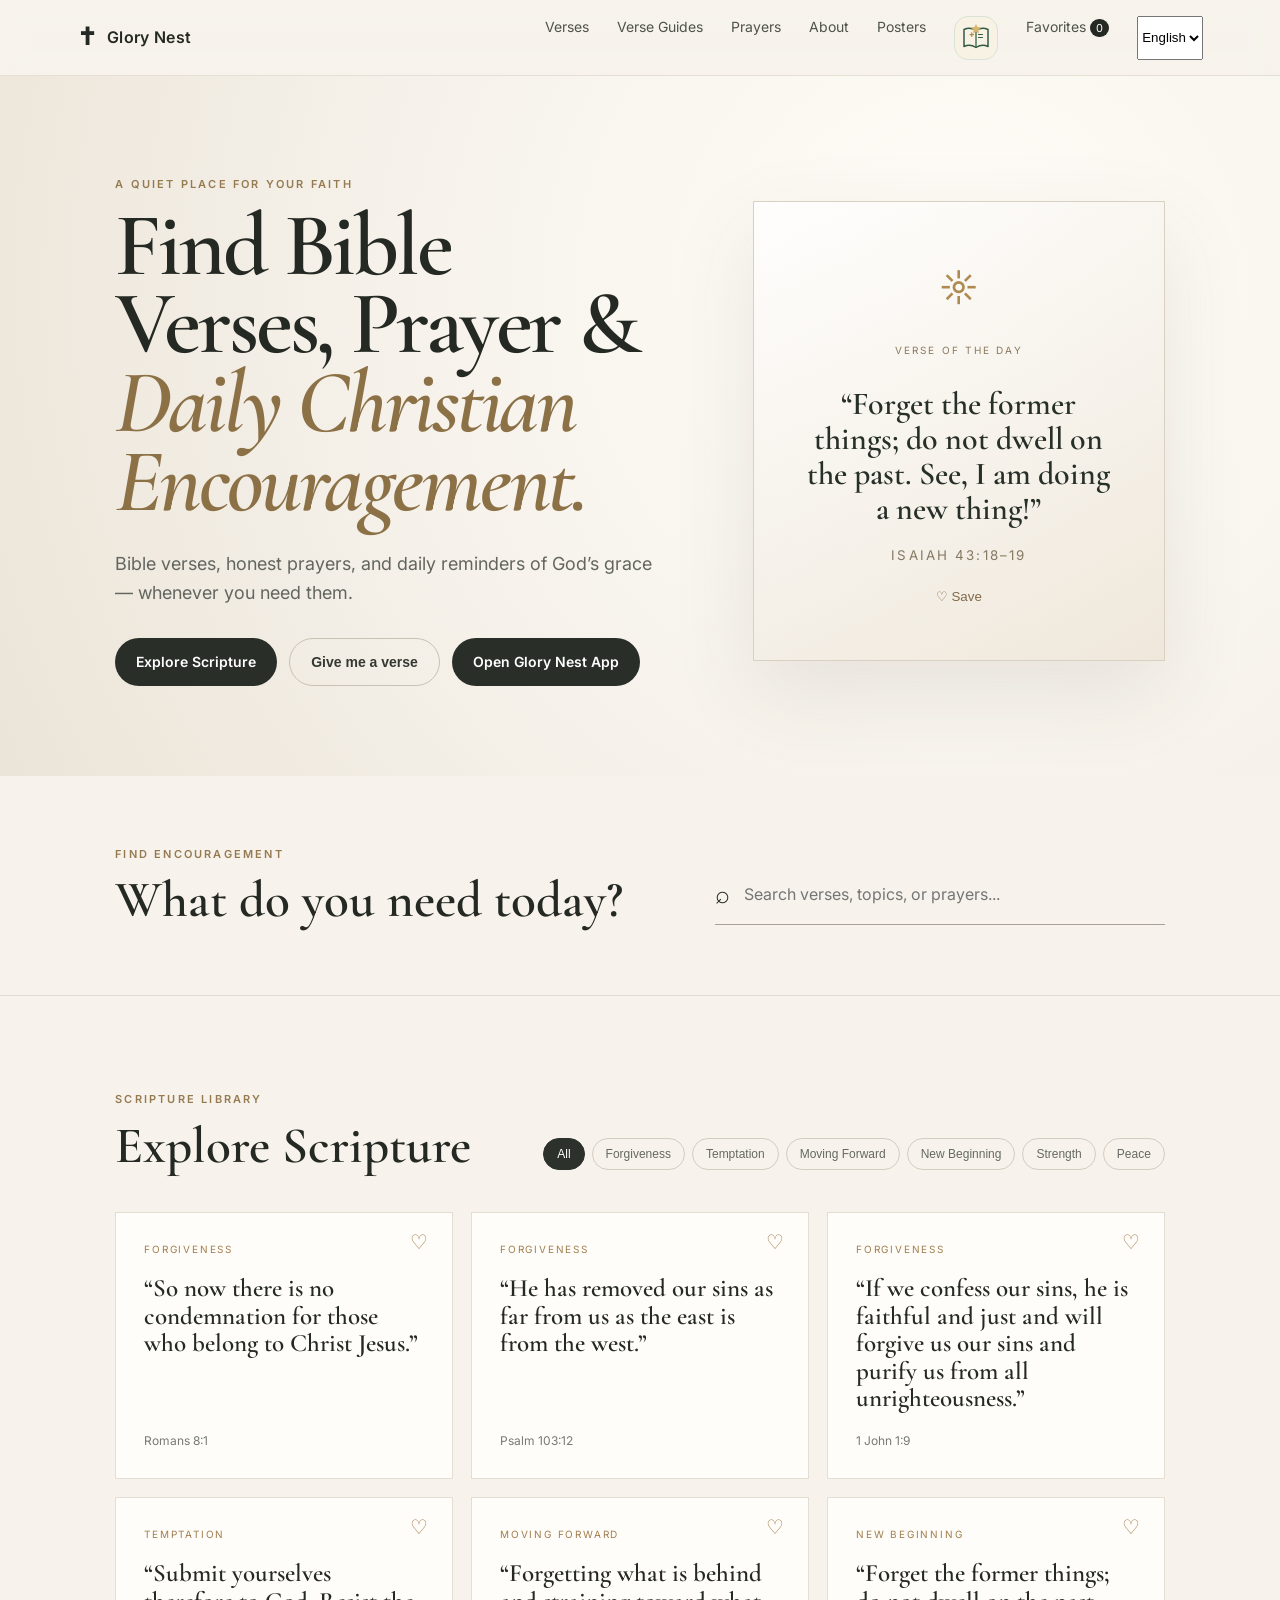
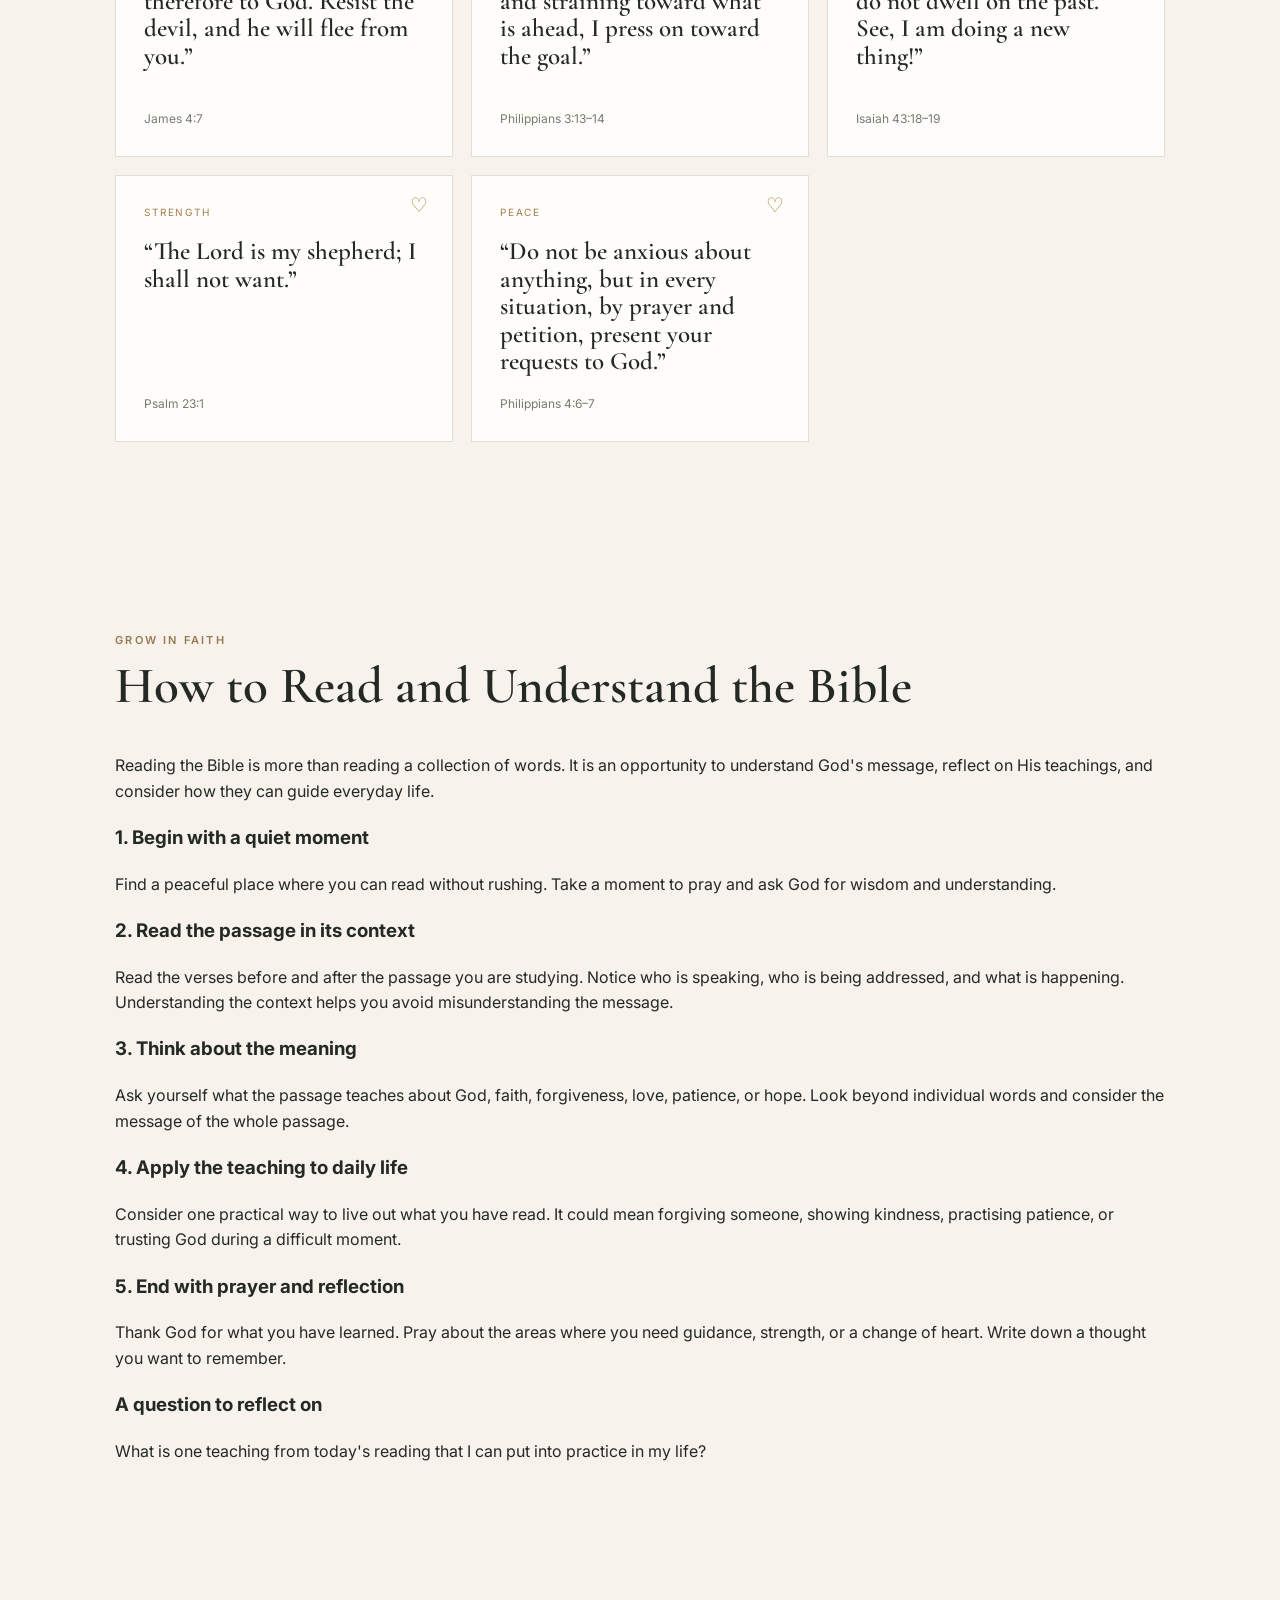
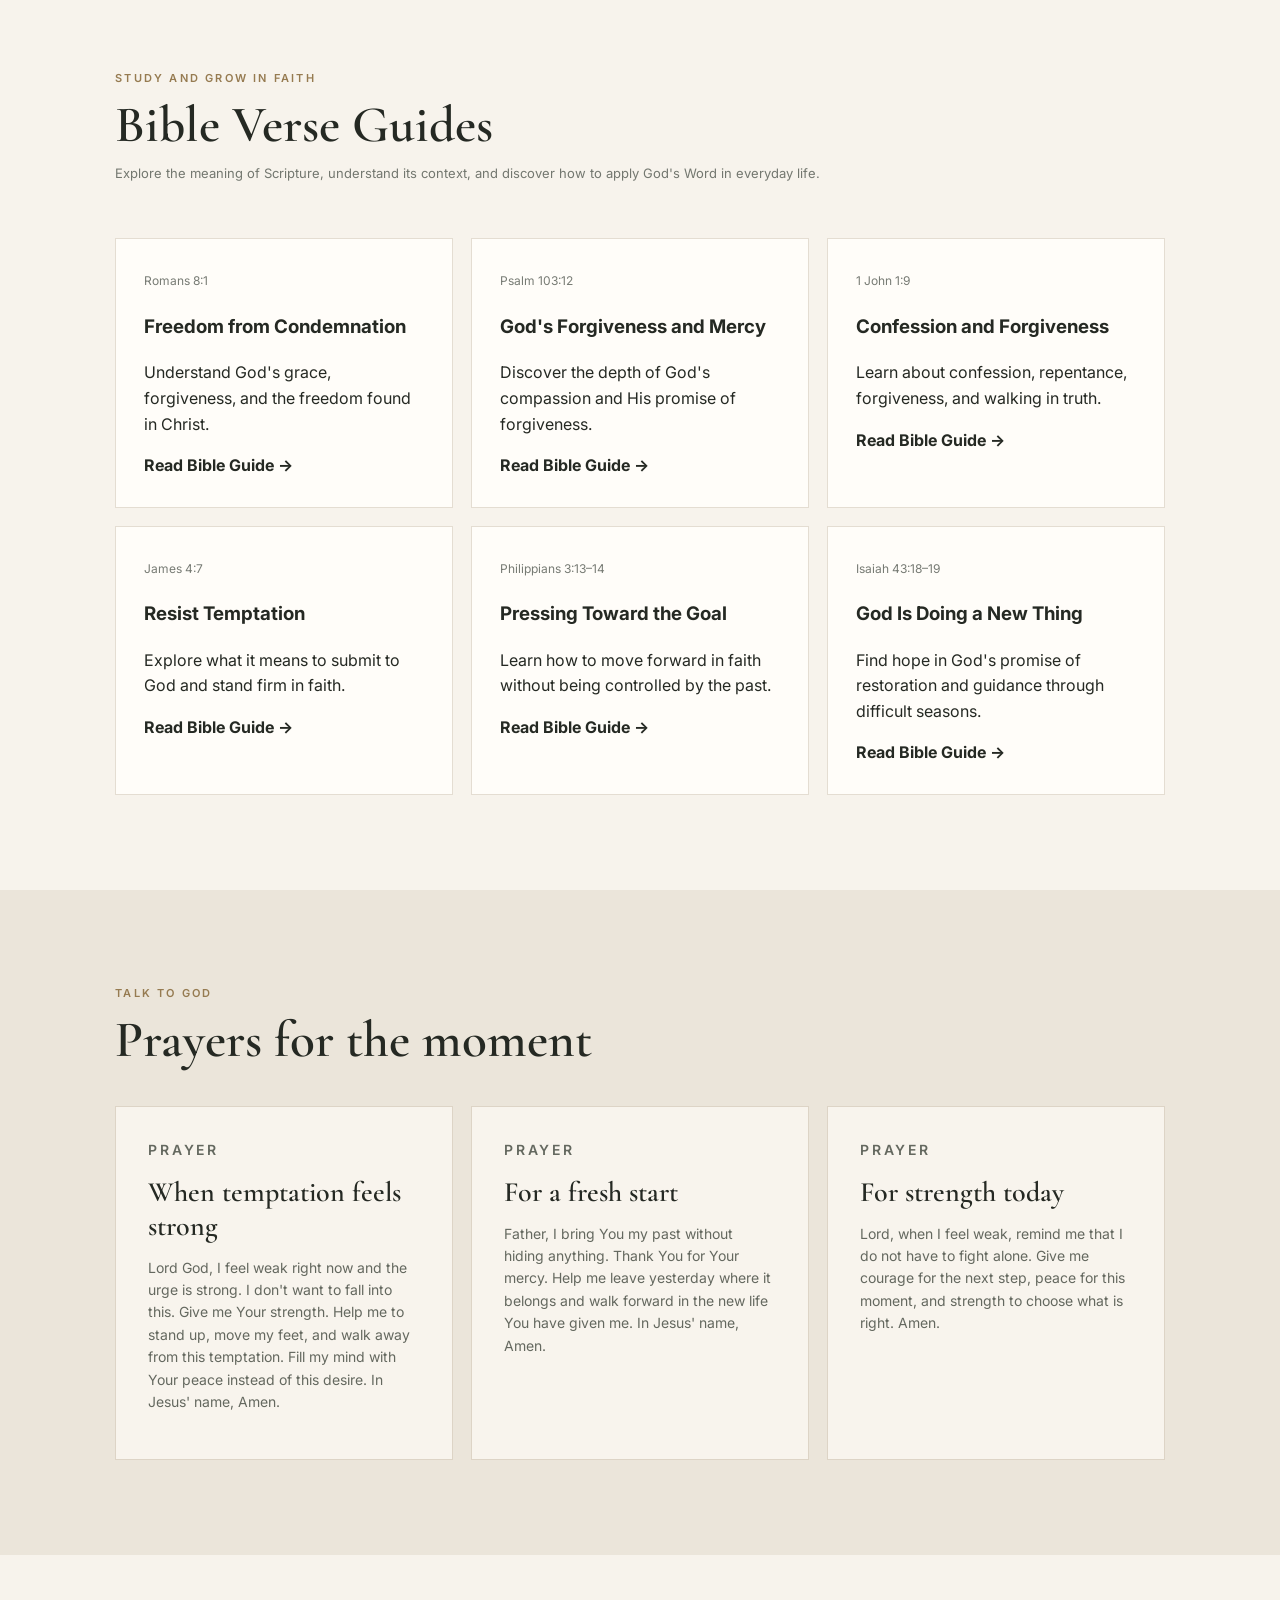
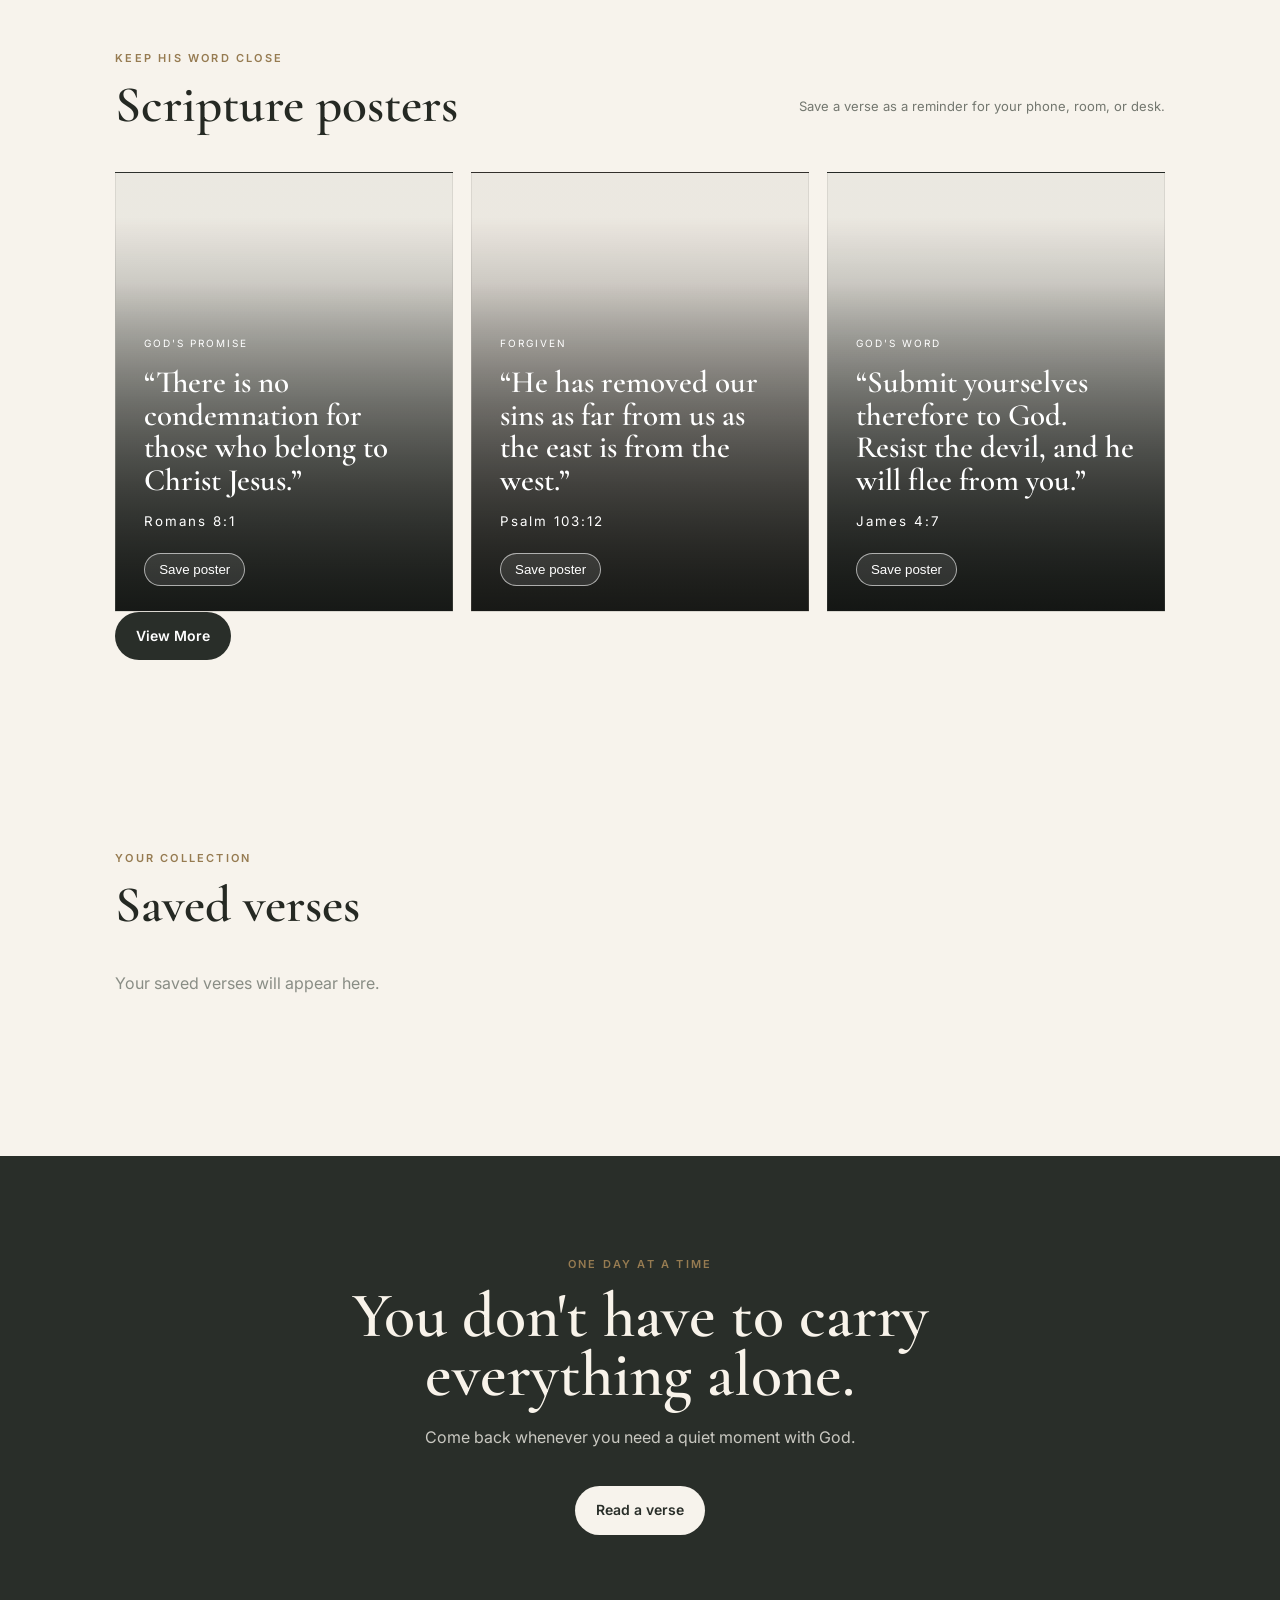
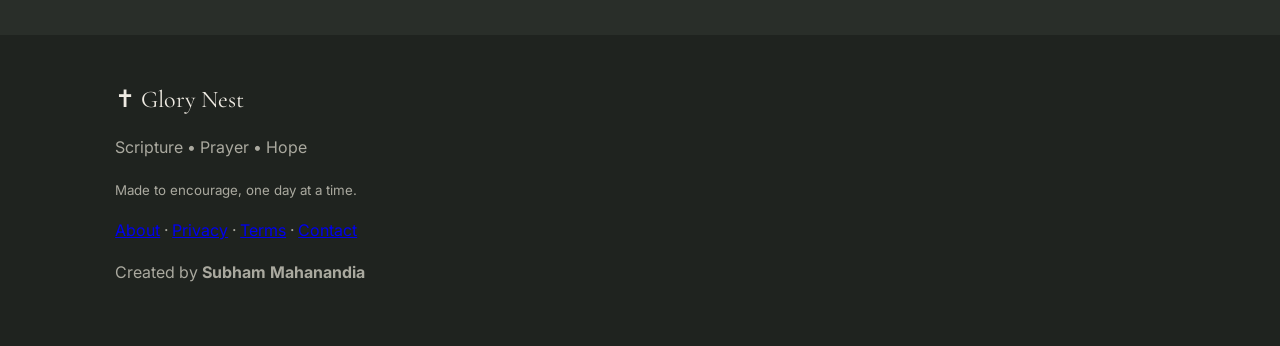
<file: index.html>
<!DOCTYPE html>
<html lang="en">
<head>
  <meta name="author" content="Subham Mahanandia">
  <meta name="google-site-verification" content="tt_rW6wA0YW_RPN4GR4y1IO1FEKpdUxapYdQqCAFaXA" />
<meta name="google-adsense-account" content="ca-pub-2144705989818094">
  <meta charset="UTF-8">
  <meta name="viewport" content="width=device-width, initial-scale=1.0">
  <meta name="description" content="Find Bible verses with meaning, heartfelt prayers, Christian encouragement, and scripture posters to inspire your daily walk with God.">
  <title>Glory Nest | Bible Verses, Prayers & Daily Devotionals</title>

  <link rel="preconnect" href="https://fonts.googleapis.com">
  <link rel="preconnect" href="https://fonts.gstatic.com" crossorigin>
  <link href="https://fonts.googleapis.com/css2?family=Cormorant+Garamond:wght@500;600;700&family=Inter:wght@400;500;600&display=swap" rel="stylesheet">
 <link rel="canonical" href="https://glorynest.website/" />

  <meta property="og:type" content="website">
  <meta property="og:title" content="Glory Nest | Bible Verses, Prayers & Daily Devotionals">
  <meta property="og:description" content="Find Bible verses with meaning, heartfelt prayers, Christian encouragement, and scripture posters to inspire your daily walk with God.">
  <meta property="og:site_name" content="Glory Nest">

  <meta name="theme-color" content="#292e29">
  <link rel="icon" href="glory-nest-favicon-512.jpg" type="image/jpeg">
  <link rel="manifest" href="site.webmanifest">
  <link rel="stylesheet" href="styles.css">

 
<script type="application/ld+json">
{
  "@context": "https://schema.org",
  "@graph": [
    {
      "@type": "Person",
      "@id": "https://glorynest.website/about.html#founder",
      "name": "Subham Mahanandia",
      "url": "https://glorynest.website/about.html",
      "jobTitle": "Founder and Creator of Glory Nest",
      "worksFor": {
        "@id": "https://glorynest.website/#organization"
      }
    },
    {
      "@type": "Organization",
      "@id": "https://glorynest.website/#organization",
      "name": "Glory Nest",
      "url": "https://glorynest.website/",
      "founder": {
        "@id": "https://glorynest.website/about.html#founder"
      }
    },
    {
      "@type": "WebSite",
      "@id": "https://glorynest.website/#website",
      "url": "https://glorynest.website/",
      "name": "Glory Nest",
      "publisher": {
        "@id": "https://glorynest.website/#organization"
      }
    }
  ]
}
</script>

</head>

<body>
<header class="site-header">
  <a class="brand" href="#home">
    <span class="brand-cross">✝</span>
    <span>Glory Nest</span>
  </a>

  <button class="menu-btn" aria-label="Open menu">☰</button>

 <nav>
<a href="#verses">Verses</a>
<a href="#verse-guides">Verse Guides</a>
<a href="#prayers">Prayers</a>
  <a href="about.html">About</a>
  <a href="#posters">Posters</a>

  <!-- Bible Journey icon -->
  <a href="bible-journey.html"
     class="bible-journey-icon"
     title="Bible Journey"
     aria-label="Bible Journey">

    <svg viewBox="0 0 64 64"
         xmlns="http://www.w3.org/2000/svg"
         aria-hidden="true">

      <path d="M8 15 Q20 9 32 17 Q44 9 56 15
               V49 Q44 43 32 51 Q20 43 8 49 Z"
            fill="#f8f2e5"
            stroke="#315b43"
            stroke-width="3"
            stroke-linejoin="round"/>

      <path d="M32 17 V51"
            stroke="#315b43"
            stroke-width="2.5"/>

      <path d="M20 25 H27 M23.5 21.5 V28.5"
            stroke="#b58a45"
            stroke-width="2.5"
            stroke-linecap="round"/>

      <path d="M37 25 H45 M37 31 H45"
            stroke="#315b43"
            stroke-width="2"
            stroke-linecap="round"/>

      <path d="M32 4 L35 10 L42 11 L37 16
               L38 23 L32 19 L26 23 L27 16
               L22 11 L29 10 Z"
            fill="#d9b56d"/>
    </svg>
  </a>

  <a href="#favorites">
    Favorites <span id="favCount">0</span>
  </a>

  <select id="languageSelect"
          class="language-toggle"
          aria-label="Choose language">
    <option value="en">English</option>
    <option value="hi">हिंदी</option>
    <option value="or">ଓଡ଼ିଆ</option>
  </select>
</nav>
</header>

<main id="home">
  <section class="hero">
    <div class="hero-copy">
      <p class="eyebrow">A quiet place for your faith</p>

      <h1>
        Find Bible Verses, Prayer &amp;<br>
        <em>Daily Christian Encouragement.</em>
      </h1>

      <p class="hero-text">
        Bible verses, honest prayers, and daily reminders of God’s grace — whenever you need them.
      </p>

      <div class="hero-actions">
        <a class="btn primary" href="#verses">Explore Scripture</a>

        <button class="btn ghost" id="randomBtn">
          Give me a verse
        </button>

        <a class="btn primary"
           href="https://black-math-ac35glorynest.subhammahanandia065.workers.dev/"
           target="_blank"
           rel="noopener noreferrer">
          Open Glory Nest App
        </a>
      </div>
    </div>

    <div class="hero-card">
      <span class="sun">☼</span>
      <p>VERSE OF THE DAY</p>
      <blockquote id="dailyVerse">“The Lord is my shepherd; I shall not want.”</blockquote>
      <small id="dailyRef">Psalm 23:1</small>
      <button class="heart-btn" data-id="daily">♡ Save</button>
    </div>
  </section>

  <section class="search-wrap">
    <div>
      <p class="eyebrow">Find encouragement</p>
      <h2>What do you need today?</h2>
    </div>

    <div class="search-box">
      <span>⌕</span>
      <input
        id="search"
        type="search"
        placeholder="Search verses, topics, or prayers..."
        autocomplete="off">
    </div>
  </section>

  <section class="section" id="verses">
    <div class="section-head">
      <div>
        <p class="eyebrow">Scripture library</p>
        <h2>Explore Scripture</h2>
      </div>

      <div class="filters" id="filters"></div>
    </div>

    <div class="verse-grid" id="verseGrid"></div>
  </section>

  <section class="section" id="scripture-guide">
    <div class="section-head">
      <div>
        <p class="eyebrow">Grow in faith</p>
        <h2>How to Read and Understand the Bible</h2>
      </div>
    </div>

    <div class="guide-content">
      <p>
        Reading the Bible is more than reading a collection of words.
        It is an opportunity to understand God's message, reflect on
        His teachings, and consider how they can guide everyday life.
      </p>

      <h3>1. Begin with a quiet moment</h3>
      <p>
        Find a peaceful place where you can read without rushing.
        Take a moment to pray and ask God for wisdom and understanding.
      </p>

      <h3>2. Read the passage in its context</h3>
      <p>
        Read the verses before and after the passage you are studying.
        Notice who is speaking, who is being addressed, and what is
        happening. Understanding the context helps you avoid
        misunderstanding the message.
      </p>

      <h3>3. Think about the meaning</h3>
      <p>
        Ask yourself what the passage teaches about God, faith,
        forgiveness, love, patience, or hope. Look beyond individual
        words and consider the message of the whole passage.
      </p>

      <h3>4. Apply the teaching to daily life</h3>
      <p>
        Consider one practical way to live out what you have read.
        It could mean forgiving someone, showing kindness, practising
        patience, or trusting God during a difficult moment.
      </p>

      <h3>5. End with prayer and reflection</h3>
      <p>
        Thank God for what you have learned. Pray about the areas
        where you need guidance, strength, or a change of heart.
        Write down a thought you want to remember.
      </p>

      <h3>A question to reflect on</h3>
      <p>
        What is one teaching from today's reading that I can put
        into practice in my life?
      </p>
    </div>
  </section>

<section class="section" id="verse-guides">
  <div class="section-head">
    <div>
      <p class="eyebrow">Study and grow in faith</p>
      <h2>Bible Verse Guides</h2>
      <p class="muted">
        Explore the meaning of Scripture, understand its context,
        and discover how to apply God's Word in everyday life.
      </p>
    </div>
  </div>

  <div class="verse-grid">

    <a class="verse-card" href="romans-8-1.html"
       style="display:block;color:inherit;text-decoration:none">
      <span class="ref">Romans 8:1</span>
      <h3>Freedom from Condemnation</h3>
      <p>Understand God's grace, forgiveness, and the freedom found in Christ.</p>
      <strong>Read Bible Guide →</strong>
    </a>

    <a class="verse-card" href="psalm-103-12.html"
       style="display:block;color:inherit;text-decoration:none">
      <span class="ref">Psalm 103:12</span>
      <h3>God's Forgiveness and Mercy</h3>
      <p>Discover the depth of God's compassion and His promise of forgiveness.</p>
      <strong>Read Bible Guide →</strong>
    </a>

    <a class="verse-card" href="1-john-1-9.html"
       style="display:block;color:inherit;text-decoration:none">
      <span class="ref">1 John 1:9</span>
      <h3>Confession and Forgiveness</h3>
      <p>Learn about confession, repentance, forgiveness, and walking in truth.</p>
      <strong>Read Bible Guide →</strong>
    </a>

    <a class="verse-card" href="james-4-7.html"
       style="display:block;color:inherit;text-decoration:none">
      <span class="ref">James 4:7</span>
      <h3>Resist Temptation</h3>
      <p>Explore what it means to submit to God and stand firm in faith.</p>
      <strong>Read Bible Guide →</strong>
    </a>

    <a class="verse-card" href="philippians-3-13-14.html"
       style="display:block;color:inherit;text-decoration:none">
      <span class="ref">Philippians 3:13–14</span>
      <h3>Pressing Toward the Goal</h3>
      <p>Learn how to move forward in faith without being controlled by the past.</p>
      <strong>Read Bible Guide →</strong>
    </a>

    <a class="verse-card" href="isaiah-43-18-19.html"
       style="display:block;color:inherit;text-decoration:none">
      <span class="ref">Isaiah 43:18–19</span>
      <h3>God Is Doing a New Thing</h3>
      <p>Find hope in God's promise of restoration and guidance through difficult seasons.</p>
      <strong>Read Bible Guide →</strong>
    </a>

  </div>
</section>
  <section class="section prayer-section" id="prayers">
    <div class="section-head">
      <div>
        <p class="eyebrow">Talk to God</p>
        <h2>Prayers for the moment</h2>
      </div>
    </div>

    <div class="prayer-grid" id="prayerGrid"></div>
  </section>

  <section class="section" id="posters">
    <div class="section-head">
      <div>
        <p class="eyebrow">Keep His Word close</p>
        <h2>Scripture posters</h2>
      </div>

      <p class="muted">
        Save a verse as a reminder for your phone, room, or desk.
      </p>
    </div>

 <div class="poster-grid">
      <article class="poster poster-1">
        <span>GOD'S PROMISE</span>
        <h3>“There is no condemnation for those who belong to Christ Jesus.”</h3>
        <small>Romans 8:1</small>
        <button class="download-poster" data-title="Romans 8:1">Save poster</button>
      </article>

      <article class="poster poster-2">
        <span>FORGIVEN</span>
        <h3>“He has removed our sins as far from us as the east is from the west.”</h3>
        <small>Psalm 103:12</small>
        <button class="download-poster" data-title="Psalm 103:12">Save poster</button>
      </article>

      <article class="poster poster-3">
        <span>GOD'S WORD</span>
        <h3>“Submit yourselves therefore to God. Resist the devil, and he will flee from you.”</h3>
        <small>James 4:7</small>
        <button class="download-poster" data-title="James 4:7">Save poster</button>
      </article>
    </div>

    <div class="poster-gallery-link">
      <a class="btn primary" href="posters.html">
        View More
      </a>
    </div>
  </section>

  <section class="section favorites" id="favorites">
    <div class="section-head">
      <div>
        <p class="eyebrow">Your collection</p>
        <h2>Saved verses</h2>
      </div>
    </div>

    <div id="favoritesList" class="favorites-list">
      <p class="empty">Your saved verses will appear here.</p>
    </div>
  </section>

  <section class="cta">
    <p class="eyebrow">One day at a time</p>
    <h2>You don't have to carry everything alone.</h2>
    <p>Come back whenever you need a quiet moment with God.</p>
    <a class="btn light" href="#verses">Read a verse</a>
  </section>
</main>

<footer>
  <div class="footer-brand">
    <span class="brand-cross">✝</span> Glory Nest
  </div>

  <p>Scripture • Prayer • Hope</p>
  <small>Made to encourage, one day at a time.</small>

  <p>
    <a href="about.html">About</a> ·
    <a href="privacy.html">Privacy</a> ·
    <a href="terms.html">Terms</a> ·
    <a href="contact.html">Contact</a>
  </p>

  <p class="creator-credit">
    Created by <strong>Subham Mahanandia</strong>
  </p>
</footer>

<div class="toast" id="toast"></div>
<script src="script.js"></script>
</body>
</html>
</file>
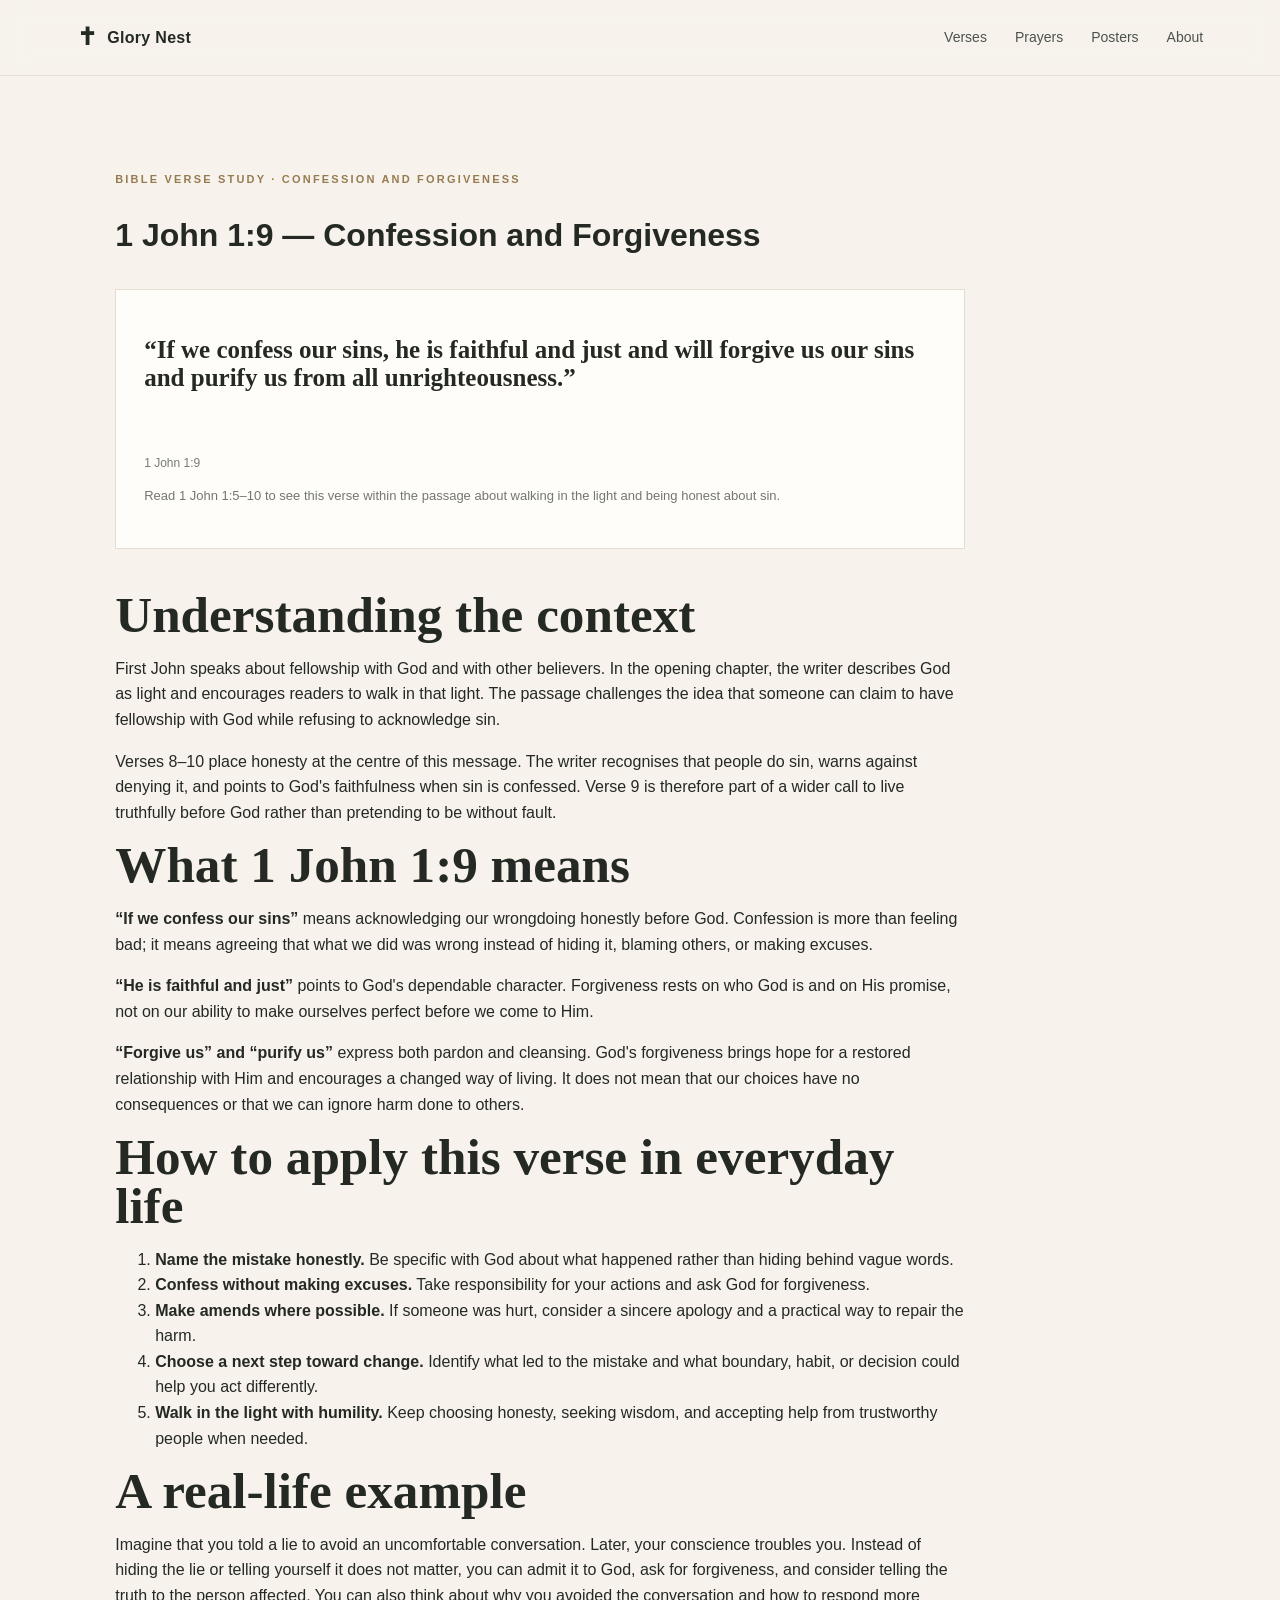
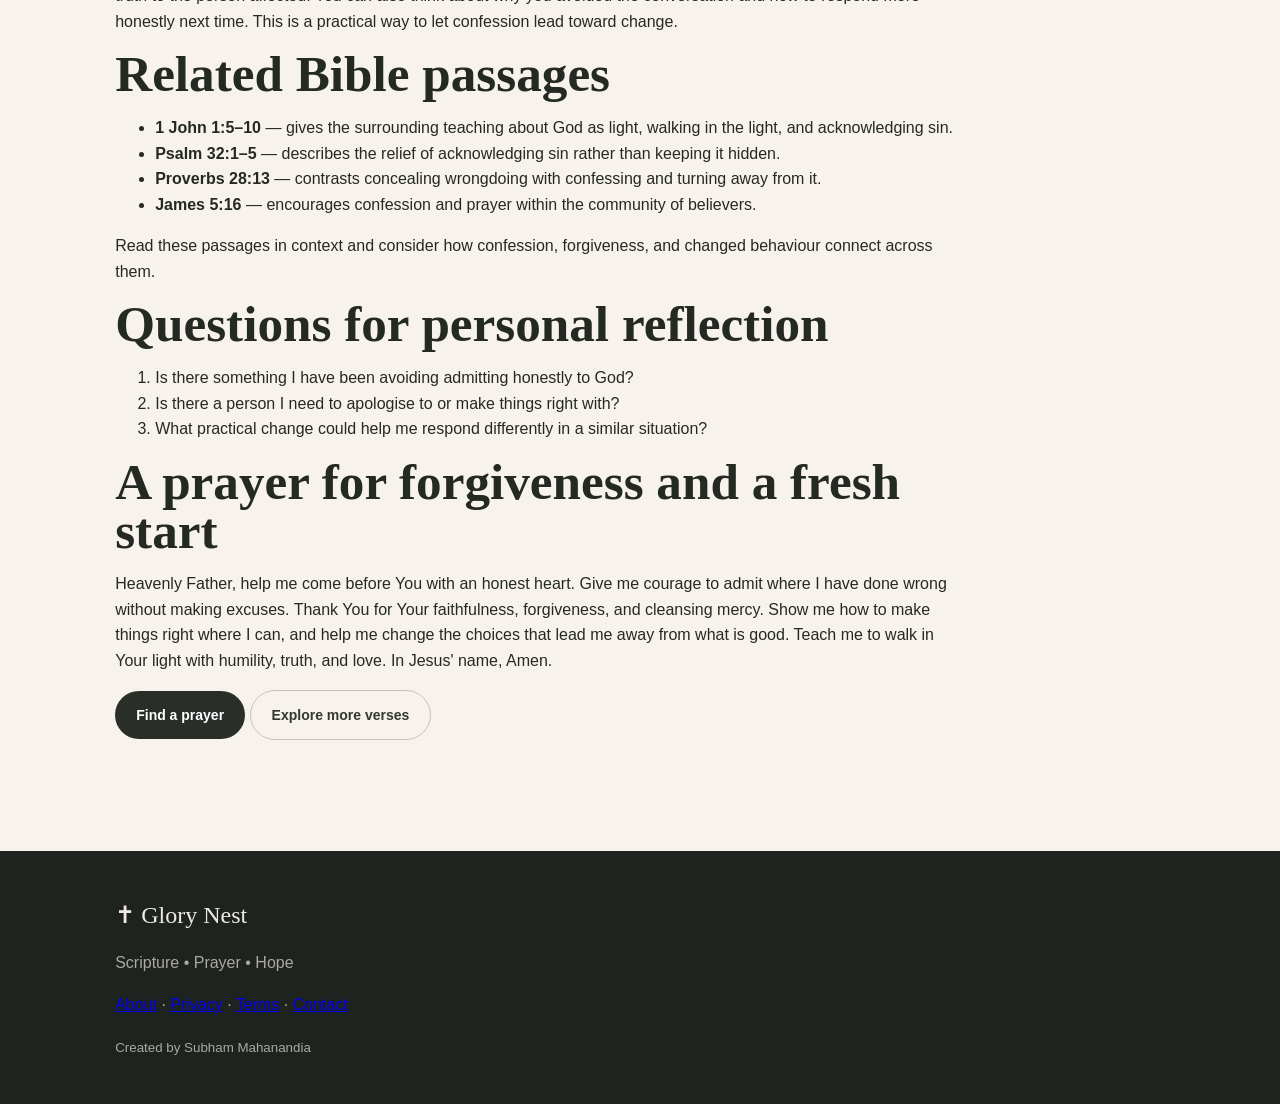
<file: 1-john-1-9.html>
<!doctype html>
<html lang="en">
<head>
  <meta charset="utf-8">
  <meta name="viewport" content="width=device-width, initial-scale=1">
  <meta name="author" content="Subham Mahanandia">
  <title>1 John 1:9 — Confession and Forgiveness | Glory Nest</title>
  <meta name="description" content="Study 1 John 1:9 through its biblical context, the meaning of confession, practical steps, related Scriptures, reflection questions, and prayer.">
  <link rel="canonical" href="https://glorynest.website/1-john-1-9.html">
  <link rel="stylesheet" href="styles.css">
</head>
<body>
  <header class="site-header">
    <a class="brand" href="index.html">
      <span class="brand-cross">✝</span>
      <span>Glory Nest</span>
    </a>
    <nav aria-label="Main navigation">
      <a href="index.html#verses">Verses</a>
      <a href="index.html#prayers">Prayers</a>
      <a href="posters.html">Posters</a>
      <a href="about.html">About</a>
    </nav>
  </header>

  <main class="section">
    <p class="eyebrow">Bible verse study · Confession and forgiveness</p>
    <h1>1 John 1:9 — Confession and Forgiveness</h1>

    <article class="verse-card" style="margin-top: 28px; max-width: 850px;">
      <blockquote>“If we confess our sins, he is faithful and just and will forgive us our sins and purify us from all unrighteousness.”</blockquote>
      <span class="ref">1 John 1:9</span>
      <p class="muted">Read 1 John 1:5–10 to see this verse within the passage about walking in the light and being honest about sin.</p>
    </article>

    <section style="max-width: 850px; margin-top: 42px;">
      <h2>Understanding the context</h2>
      <p>First John speaks about fellowship with God and with other believers. In the opening chapter, the writer describes God as light and encourages readers to walk in that light. The passage challenges the idea that someone can claim to have fellowship with God while refusing to acknowledge sin.</p>
      <p>Verses 8–10 place honesty at the centre of this message. The writer recognises that people do sin, warns against denying it, and points to God's faithfulness when sin is confessed. Verse 9 is therefore part of a wider call to live truthfully before God rather than pretending to be without fault.</p>

      <h2>What 1 John 1:9 means</h2>
      <p><strong>“If we confess our sins”</strong> means acknowledging our wrongdoing honestly before God. Confession is more than feeling bad; it means agreeing that what we did was wrong instead of hiding it, blaming others, or making excuses.</p>
      <p><strong>“He is faithful and just”</strong> points to God's dependable character. Forgiveness rests on who God is and on His promise, not on our ability to make ourselves perfect before we come to Him.</p>
      <p><strong>“Forgive us” and “purify us”</strong> express both pardon and cleansing. God's forgiveness brings hope for a restored relationship with Him and encourages a changed way of living. It does not mean that our choices have no consequences or that we can ignore harm done to others.</p>

      <h2>How to apply this verse in everyday life</h2>
      <ol>
        <li><strong>Name the mistake honestly.</strong> Be specific with God about what happened rather than hiding behind vague words.</li>
        <li><strong>Confess without making excuses.</strong> Take responsibility for your actions and ask God for forgiveness.</li>
        <li><strong>Make amends where possible.</strong> If someone was hurt, consider a sincere apology and a practical way to repair the harm.</li>
        <li><strong>Choose a next step toward change.</strong> Identify what led to the mistake and what boundary, habit, or decision could help you act differently.</li>
        <li><strong>Walk in the light with humility.</strong> Keep choosing honesty, seeking wisdom, and accepting help from trustworthy people when needed.</li>
      </ol>

      <h2>A real-life example</h2>
      <p>Imagine that you told a lie to avoid an uncomfortable conversation. Later, your conscience troubles you. Instead of hiding the lie or telling yourself it does not matter, you can admit it to God, ask for forgiveness, and consider telling the truth to the person affected. You can also think about why you avoided the conversation and how to respond more honestly next time. This is a practical way to let confession lead toward change.</p>

      <h2>Related Bible passages</h2>
      <ul>
        <li><strong>1 John 1:5–10</strong> — gives the surrounding teaching about God as light, walking in the light, and acknowledging sin.</li>
        <li><strong>Psalm 32:1–5</strong> — describes the relief of acknowledging sin rather than keeping it hidden.</li>
        <li><strong>Proverbs 28:13</strong> — contrasts concealing wrongdoing with confessing and turning away from it.</li>
        <li><strong>James 5:16</strong> — encourages confession and prayer within the community of believers.</li>
      </ul>
      <p>Read these passages in context and consider how confession, forgiveness, and changed behaviour connect across them.</p>

      <h2>Questions for personal reflection</h2>
      <ol>
        <li>Is there something I have been avoiding admitting honestly to God?</li>
        <li>Is there a person I need to apologise to or make things right with?</li>
        <li>What practical change could help me respond differently in a similar situation?</li>
      </ol>

      <h2>A prayer for forgiveness and a fresh start</h2>
      <p>Heavenly Father, help me come before You with an honest heart. Give me courage to admit where I have done wrong without making excuses. Thank You for Your faithfulness, forgiveness, and cleansing mercy. Show me how to make things right where I can, and help me change the choices that lead me away from what is good. Teach me to walk in Your light with humility, truth, and love. In Jesus' name, Amen.</p>

      <p><a class="btn primary" href="index.html#prayers">Find a prayer</a>
         <a class="btn ghost" href="index.html#verses">Explore more verses</a></p>
    </section>
  </main>

  <footer>
    <div class="footer-brand"><span class="brand-cross">✝</span> Glory Nest</div>
    <p>Scripture • Prayer • Hope</p>
    <p><a href="about.html">About</a> · <a href="privacy.html">Privacy</a> · <a href="terms.html">Terms</a> · <a href="contact.html">Contact</a></p>
    <small>Created by Subham Mahanandia</small>
  </footer>
</body>
</html>
</file>
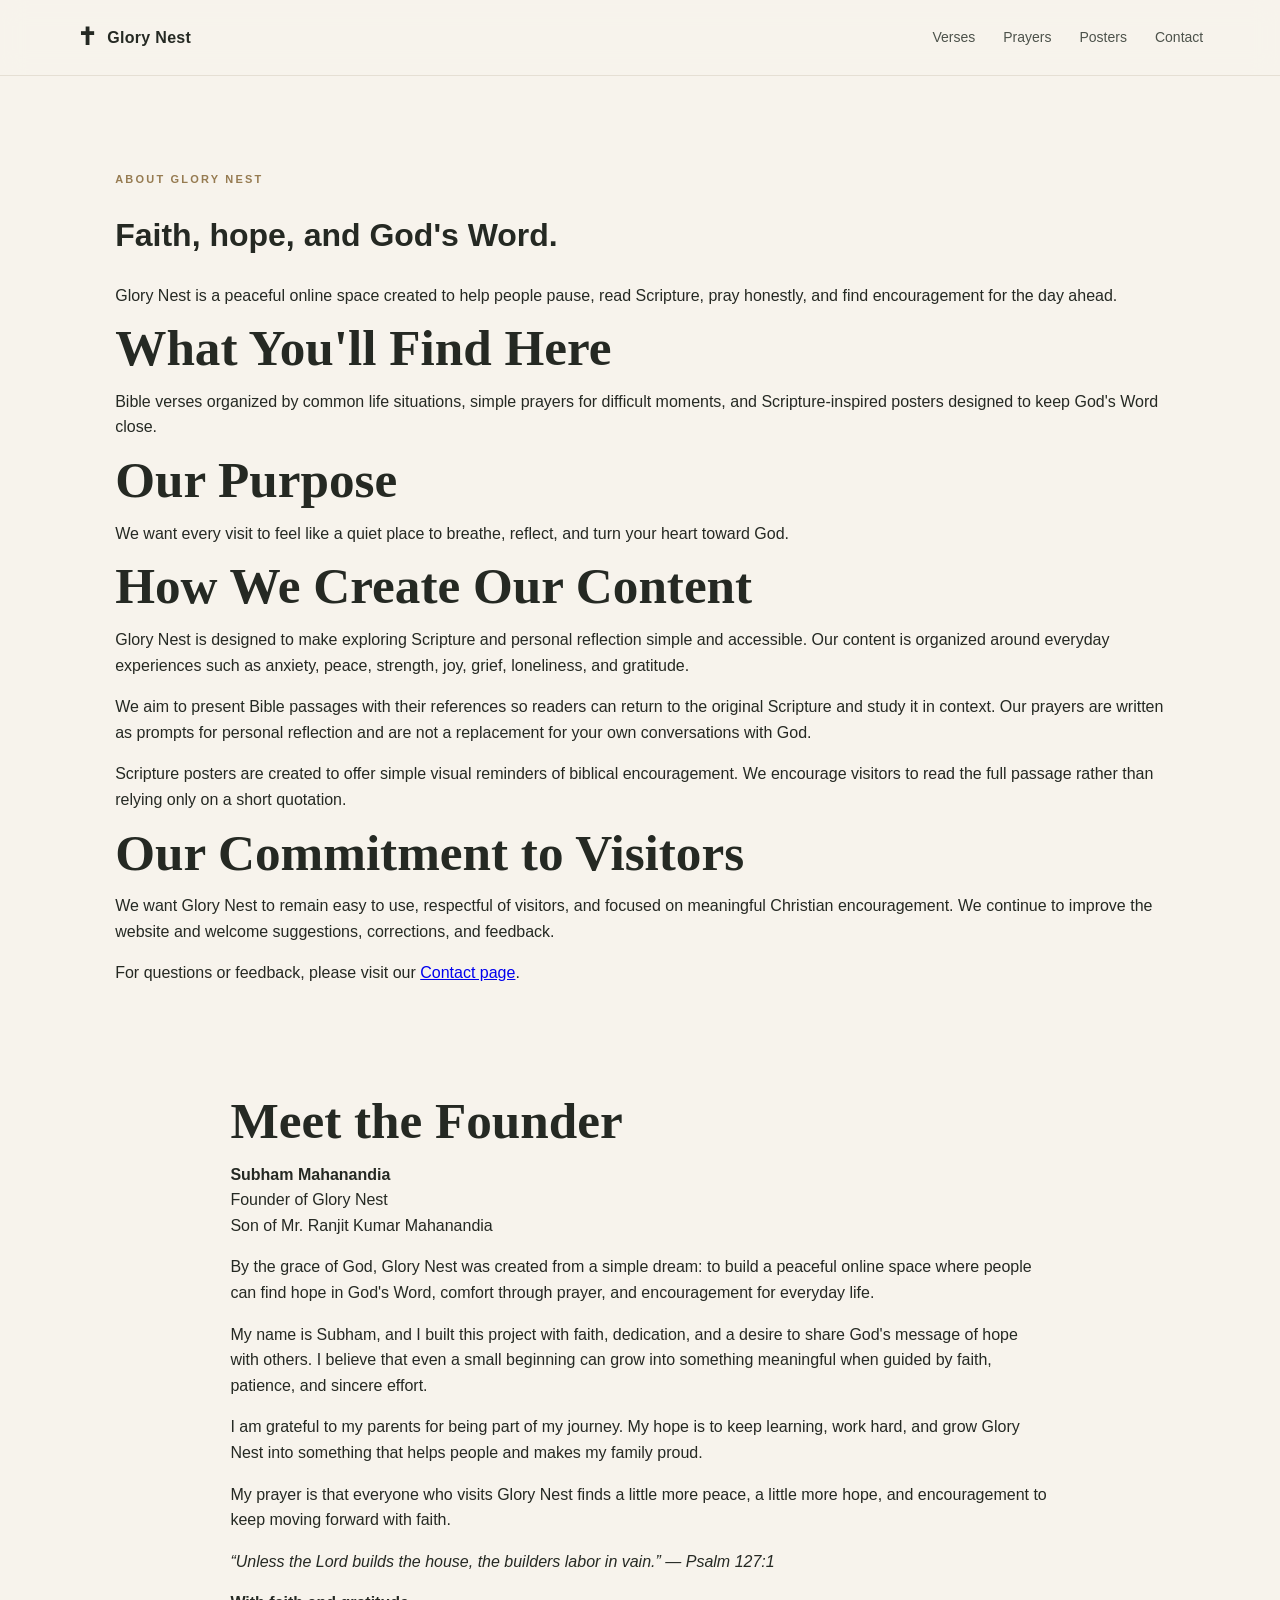
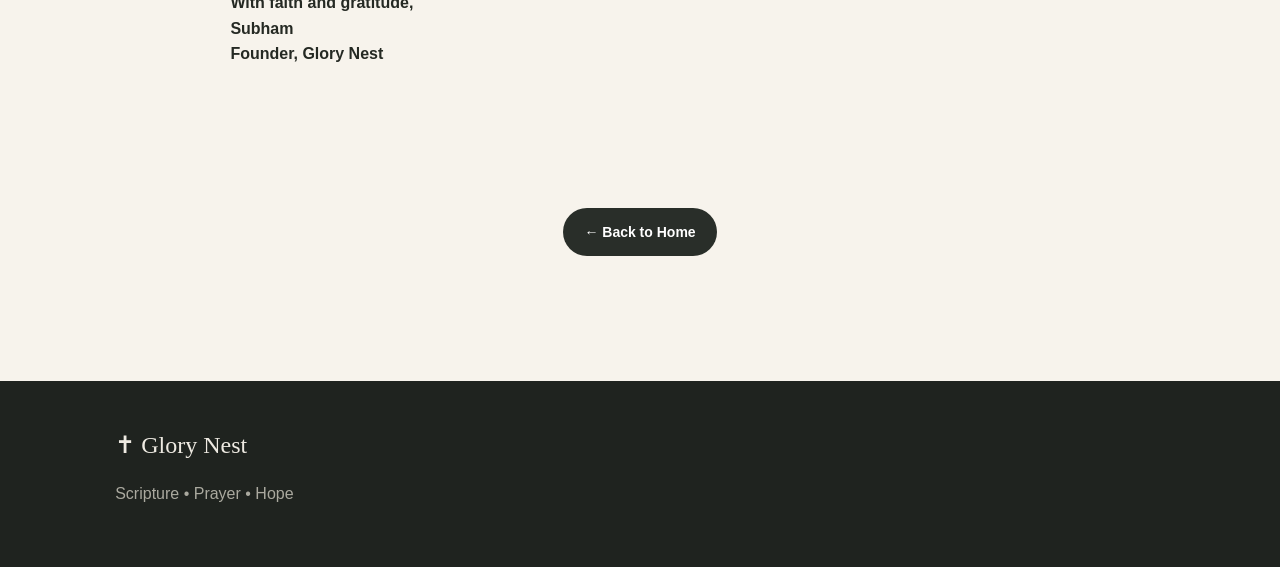
<file: about.html>
<!doctype html>
<html lang="en">
<head>
  <meta charset="utf-8">
  <meta name="viewport" content="width=device-width, initial-scale=1">
  <meta name="author" content="Subham Mahanandia">
  <title>About Glory Nest — Bible, Prayer &amp; Hope</title>
  <meta name="description" content="Learn about Glory Nest, a Christian resource for Scripture, prayer, hope, and encouragement.">
  <link rel="canonical" href="https://glorynest.website/about.html">
  <link rel="stylesheet" href="styles.css">
</head>
<body>
  <header class="site-header">
    <a class="brand" href="index.html">
      <span class="brand-cross">✝</span>
      <span>Glory Nest</span>
    </a>
    <nav>
      <a href="index.html#verses">Verses</a>
      <a href="index.html#prayers">Prayers</a>
      <a href="index.html#posters">Posters</a>
      <a href="contact.html">Contact</a>
    </nav>
  </header>

  <main class="section">
    <p class="eyebrow">About Glory Nest</p>
    <h1>Faith, hope, and God's Word.</h1>
    <p>Glory Nest is a peaceful online space created to help people pause, read Scripture, pray honestly, and find encouragement for the day ahead.</p>

    <h2>What You'll Find Here</h2>
    <p>Bible verses organized by common life situations, simple prayers for difficult moments, and Scripture-inspired posters designed to keep God's Word close.</p>

    <h2>Our Purpose</h2>
    <p>We want every visit to feel like a quiet place to breathe, reflect, and turn your heart toward God.</p>

    <h2>How We Create Our Content</h2>
    <p>Glory Nest is designed to make exploring Scripture and personal reflection simple and accessible. Our content is organized around everyday experiences such as anxiety, peace, strength, joy, grief, loneliness, and gratitude.</p>

    <p>We aim to present Bible passages with their references so readers can return to the original Scripture and study it in context. Our prayers are written as prompts for personal reflection and are not a replacement for your own conversations with God.</p>

    <p>Scripture posters are created to offer simple visual reminders of biblical encouragement. We encourage visitors to read the full passage rather than relying only on a short quotation.</p>

    <h2>Our Commitment to Visitors</h2>
    <p>We want Glory Nest to remain easy to use, respectful of visitors, and focused on meaningful Christian encouragement. We continue to improve the website and welcome suggestions, corrections, and feedback.</p>

    <p>For questions or feedback, please visit our <a href="contact.html">Contact page</a>.</p>

    <section class="section">
      <h2>Meet the Founder</h2>

      <p><strong>Subham Mahanandia</strong><br>
      Founder of Glory Nest<br>
      Son of Mr. Ranjit Kumar Mahanandia</p>

      <p>By the grace of God, Glory Nest was created from a simple dream: to build a peaceful online space where people can find hope in God's Word, comfort through prayer, and encouragement for everyday life.</p>

      <p>My name is Subham, and I built this project with faith, dedication, and a desire to share God's message of hope with others. I believe that even a small beginning can grow into something meaningful when guided by faith, patience, and sincere effort.</p>

      <p>I am grateful to my parents for being part of my journey. My hope is to keep learning, work hard, and grow Glory Nest into something that helps people and makes my family proud.</p>

      <p>My prayer is that everyone who visits Glory Nest finds a little more peace, a little more hope, and encouragement to keep moving forward with faith.</p>

      <p><em>“Unless the Lord builds the house, the builders labor in vain.” — Psalm 127:1</em></p>

      <p><strong>With faith and gratitude,<br>
      Subham<br>
      Founder, Glory Nest</strong></p>
    </section>

    <div style="text-align: center; margin: 30px 0;">
      <a href="index.html" class="btn primary">← Back to Home</a>
    </div>
  </main>

  <footer>
    <div class="footer-brand">✝ Glory Nest</div>
    <p>Scripture • Prayer • Hope</p>
  </footer>
</body>
</html>
</file>
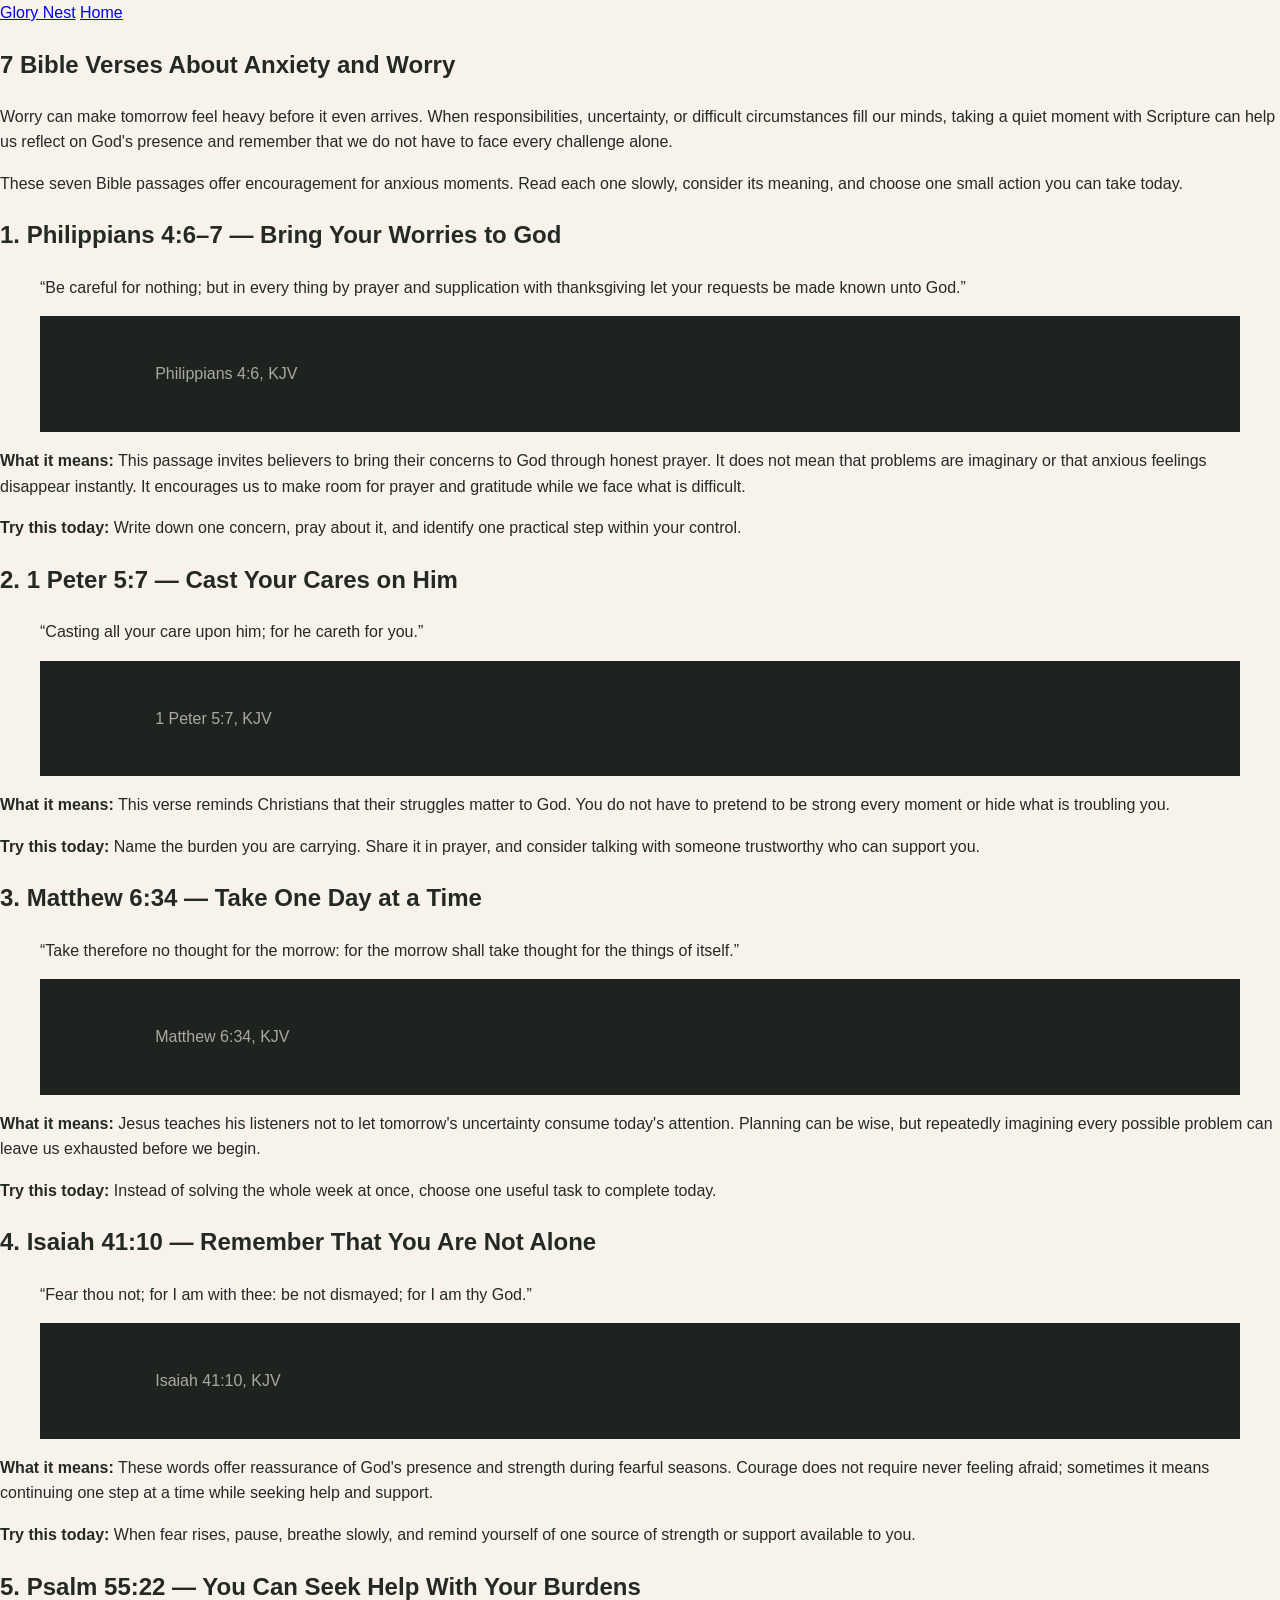
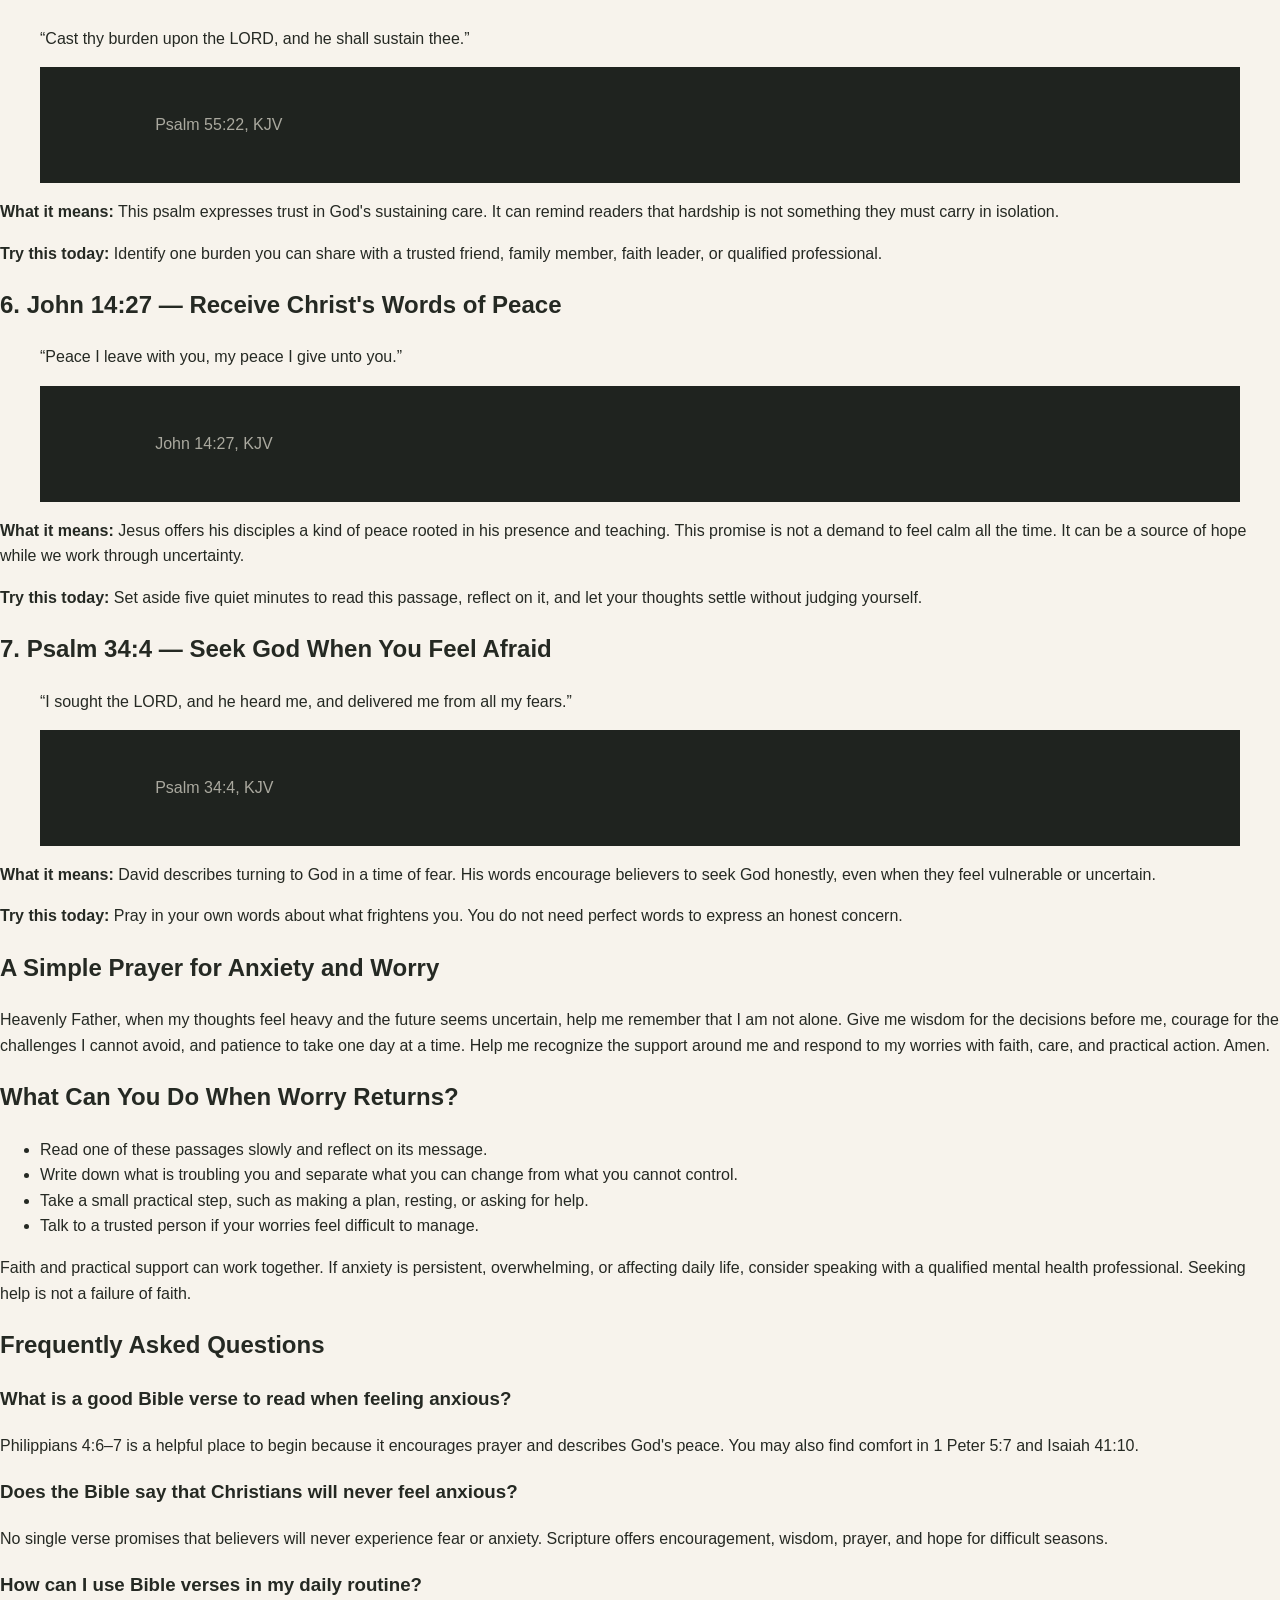
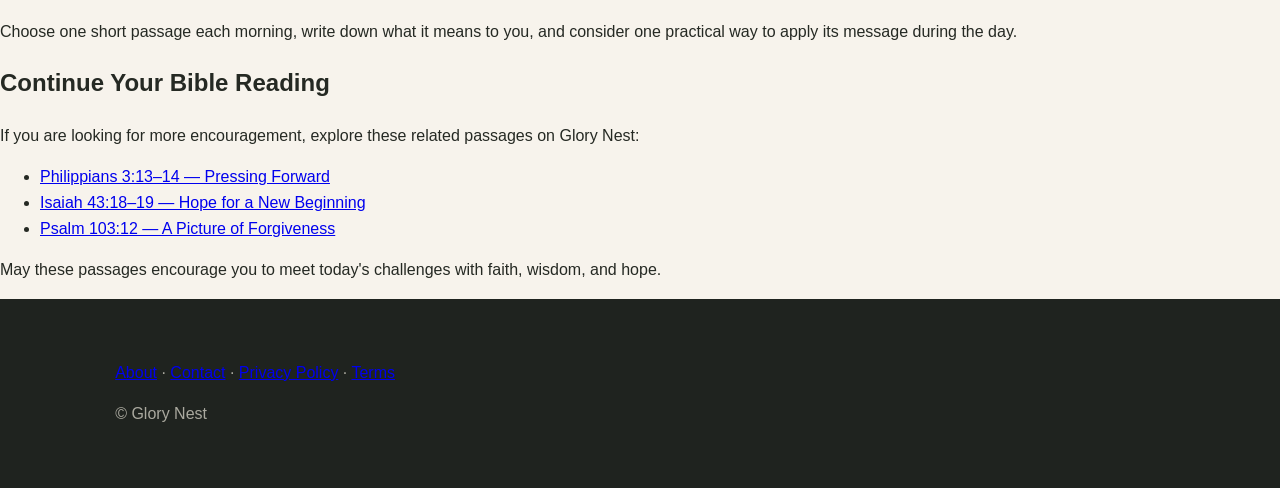
<file: bible-verses-about-anxiety.html>
<!DOCTYPE html>
<html lang="en">
<head>
  <meta charset="UTF-8">
  <meta name="viewport" content="width=device-width, initial-scale=1">
  <title>7 Bible Verses About Anxiety and Worry | Glory Nest</title>
  <meta name="description" content="Explore 7 Bible verses about anxiety and worry, with simple explanations, practical reflections, and a prayer for peace and strength.">
  <link rel="canonical" href="https://glorynest.github.io/Glory-Nest-/bible-verses-about-anxiety.html">
<link rel="stylesheet" href="styles.css">
  <meta name="robots" content="index,follow">
</head>
<body>
  <header>
    <nav aria-label="Main navigation">
      <a href="index.html">Glory Nest</a>
      <a href="index.html">Home</a>
    </nav>
  </header>

  <main>
    <article>
      <h1>7 Bible Verses About Anxiety and Worry</h1>

      <p>Worry can make tomorrow feel heavy before it even arrives. When responsibilities, uncertainty, or difficult circumstances fill our minds, taking a quiet moment with Scripture can help us reflect on God's presence and remember that we do not have to face every challenge alone.</p>

      <p>These seven Bible passages offer encouragement for anxious moments. Read each one slowly, consider its meaning, and choose one small action you can take today.</p>

      <h2>1. Philippians 4:6–7 — Bring Your Worries to God</h2>
      <blockquote>
        <p>“Be careful for nothing; but in every thing by prayer and supplication with thanksgiving let your requests be made known unto God.”</p>
        <footer>Philippians 4:6, KJV</footer>
      </blockquote>
      <p><strong>What it means:</strong> This passage invites believers to bring their concerns to God through honest prayer. It does not mean that problems are imaginary or that anxious feelings disappear instantly. It encourages us to make room for prayer and gratitude while we face what is difficult.</p>
      <p><strong>Try this today:</strong> Write down one concern, pray about it, and identify one practical step within your control.</p>

      <h2>2. 1 Peter 5:7 — Cast Your Cares on Him</h2>
      <blockquote>
        <p>“Casting all your care upon him; for he careth for you.”</p>
        <footer>1 Peter 5:7, KJV</footer>
      </blockquote>
      <p><strong>What it means:</strong> This verse reminds Christians that their struggles matter to God. You do not have to pretend to be strong every moment or hide what is troubling you.</p>
      <p><strong>Try this today:</strong> Name the burden you are carrying. Share it in prayer, and consider talking with someone trustworthy who can support you.</p>

      <h2>3. Matthew 6:34 — Take One Day at a Time</h2>
      <blockquote>
        <p>“Take therefore no thought for the morrow: for the morrow shall take thought for the things of itself.”</p>
        <footer>Matthew 6:34, KJV</footer>
      </blockquote>
      <p><strong>What it means:</strong> Jesus teaches his listeners not to let tomorrow's uncertainty consume today's attention. Planning can be wise, but repeatedly imagining every possible problem can leave us exhausted before we begin.</p>
      <p><strong>Try this today:</strong> Instead of solving the whole week at once, choose one useful task to complete today.</p>

      <h2>4. Isaiah 41:10 — Remember That You Are Not Alone</h2>
      <blockquote>
        <p>“Fear thou not; for I am with thee: be not dismayed; for I am thy God.”</p>
        <footer>Isaiah 41:10, KJV</footer>
      </blockquote>
      <p><strong>What it means:</strong> These words offer reassurance of God's presence and strength during fearful seasons. Courage does not require never feeling afraid; sometimes it means continuing one step at a time while seeking help and support.</p>
      <p><strong>Try this today:</strong> When fear rises, pause, breathe slowly, and remind yourself of one source of strength or support available to you.</p>

      <h2>5. Psalm 55:22 — You Can Seek Help With Your Burdens</h2>
      <blockquote>
        <p>“Cast thy burden upon the LORD, and he shall sustain thee.”</p>
        <footer>Psalm 55:22, KJV</footer>
      </blockquote>
      <p><strong>What it means:</strong> This psalm expresses trust in God's sustaining care. It can remind readers that hardship is not something they must carry in isolation.</p>
      <p><strong>Try this today:</strong> Identify one burden you can share with a trusted friend, family member, faith leader, or qualified professional.</p>

      <h2>6. John 14:27 — Receive Christ's Words of Peace</h2>
      <blockquote>
        <p>“Peace I leave with you, my peace I give unto you.”</p>
        <footer>John 14:27, KJV</footer>
      </blockquote>
      <p><strong>What it means:</strong> Jesus offers his disciples a kind of peace rooted in his presence and teaching. This promise is not a demand to feel calm all the time. It can be a source of hope while we work through uncertainty.</p>
      <p><strong>Try this today:</strong> Set aside five quiet minutes to read this passage, reflect on it, and let your thoughts settle without judging yourself.</p>

      <h2>7. Psalm 34:4 — Seek God When You Feel Afraid</h2>
      <blockquote>
        <p>“I sought the LORD, and he heard me, and delivered me from all my fears.”</p>
        <footer>Psalm 34:4, KJV</footer>
      </blockquote>
      <p><strong>What it means:</strong> David describes turning to God in a time of fear. His words encourage believers to seek God honestly, even when they feel vulnerable or uncertain.</p>
      <p><strong>Try this today:</strong> Pray in your own words about what frightens you. You do not need perfect words to express an honest concern.</p>

      <h2>A Simple Prayer for Anxiety and Worry</h2>
      <p>Heavenly Father, when my thoughts feel heavy and the future seems uncertain, help me remember that I am not alone. Give me wisdom for the decisions before me, courage for the challenges I cannot avoid, and patience to take one day at a time. Help me recognize the support around me and respond to my worries with faith, care, and practical action. Amen.</p>

      <h2>What Can You Do When Worry Returns?</h2>
      <ul>
        <li>Read one of these passages slowly and reflect on its message.</li>
        <li>Write down what is troubling you and separate what you can change from what you cannot control.</li>
        <li>Take a small practical step, such as making a plan, resting, or asking for help.</li>
        <li>Talk to a trusted person if your worries feel difficult to manage.</li>
      </ul>

      <p>Faith and practical support can work together. If anxiety is persistent, overwhelming, or affecting daily life, consider speaking with a qualified mental health professional. Seeking help is not a failure of faith.</p>

      <h2>Frequently Asked Questions</h2>

      <h3>What is a good Bible verse to read when feeling anxious?</h3>
      <p>Philippians 4:6–7 is a helpful place to begin because it encourages prayer and describes God's peace. You may also find comfort in 1 Peter 5:7 and Isaiah 41:10.</p>

      <h3>Does the Bible say that Christians will never feel anxious?</h3>
      <p>No single verse promises that believers will never experience fear or anxiety. Scripture offers encouragement, wisdom, prayer, and hope for difficult seasons.</p>

      <h3>How can I use Bible verses in my daily routine?</h3>
      <p>Choose one short passage each morning, write down what it means to you, and consider one practical way to apply its message during the day.</p>

      <h2>Continue Your Bible Reading</h2>
      <p>If you are looking for more encouragement, explore these related passages on Glory Nest:</p>
      <ul>
        <li><a href="philippians-3-13-14.html">Philippians 3:13–14 — Pressing Forward</a></li>
        <li><a href="isaiah-43-18-19.html">Isaiah 43:18–19 — Hope for a New Beginning</a></li>
        <li><a href="psalm-103-12.html">Psalm 103:12 — A Picture of Forgiveness</a></li>
      </ul>

      <p>May these passages encourage you to meet today's challenges with faith, wisdom, and hope.</p>
    </article>
  </main>

  <footer>
    <p><a href="about.html">About</a> · <a href="contact.html">Contact</a> · <a href="privacy.html">Privacy Policy</a> · <a href="terms.html">Terms</a></p>
    <p>© Glory Nest</p>
  </footer>
</body>
</html>
</file>
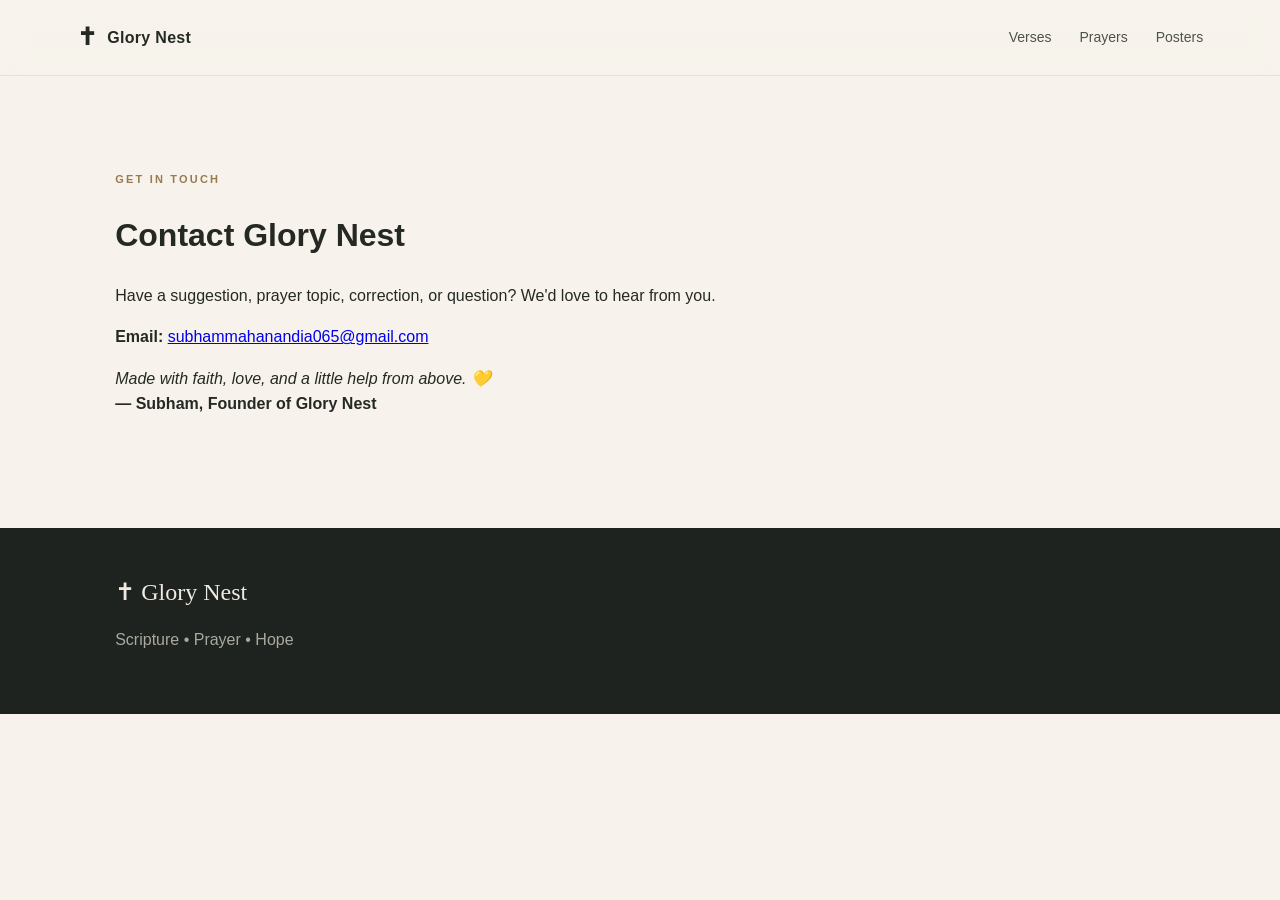
<file: contact.html>
<!doctype html>
<html lang="en">
<head>
  <meta charset="utf-8">
  <meta name="viewport" content="width=device-width,initial-scale=1">
  <title>Contact Glory Nest</title>
  <meta name="description" content="Contact Glory Nest with questions, suggestions, or prayer topics.">
  <link rel="canonical" href="https://glorynest.github.io/Glory-Nest-/contact.html">
  <link rel="stylesheet" href="styles.css">
</head>
<body>
  <header class="site-header">
    <a class="brand" href="index.html">
      <span class="brand-cross">✝</span>
      <span>Glory Nest</span>
    </a>
    <nav>
      <a href="index.html#verses">Verses</a>
      <a href="index.html#prayers">Prayers</a>
      <a href="index.html#posters">Posters</a>
    </nav>
  </header>

  <main class="section">
    <p class="eyebrow">Get in touch</p>
    <h1>Contact Glory Nest</h1>
    <p>Have a suggestion, prayer topic, correction, or question? We'd love to hear from you.</p>

    <p><strong>Email:</strong>
      <a href="mailto:subhammahanandia065@gmail.com">subhammahanandia065@gmail.com</a>
    </p>

    <p><em>Made with faith, love, and a little help from above. 💛</em><br>
      <strong>— Subham, Founder of Glory Nest</strong>
    </p>
  </main>

  <footer>
    <div class="footer-brand">✝ Glory Nest</div>
    <p>Scripture • Prayer • Hope</p>
  </footer>
</body>
</html>
</file>
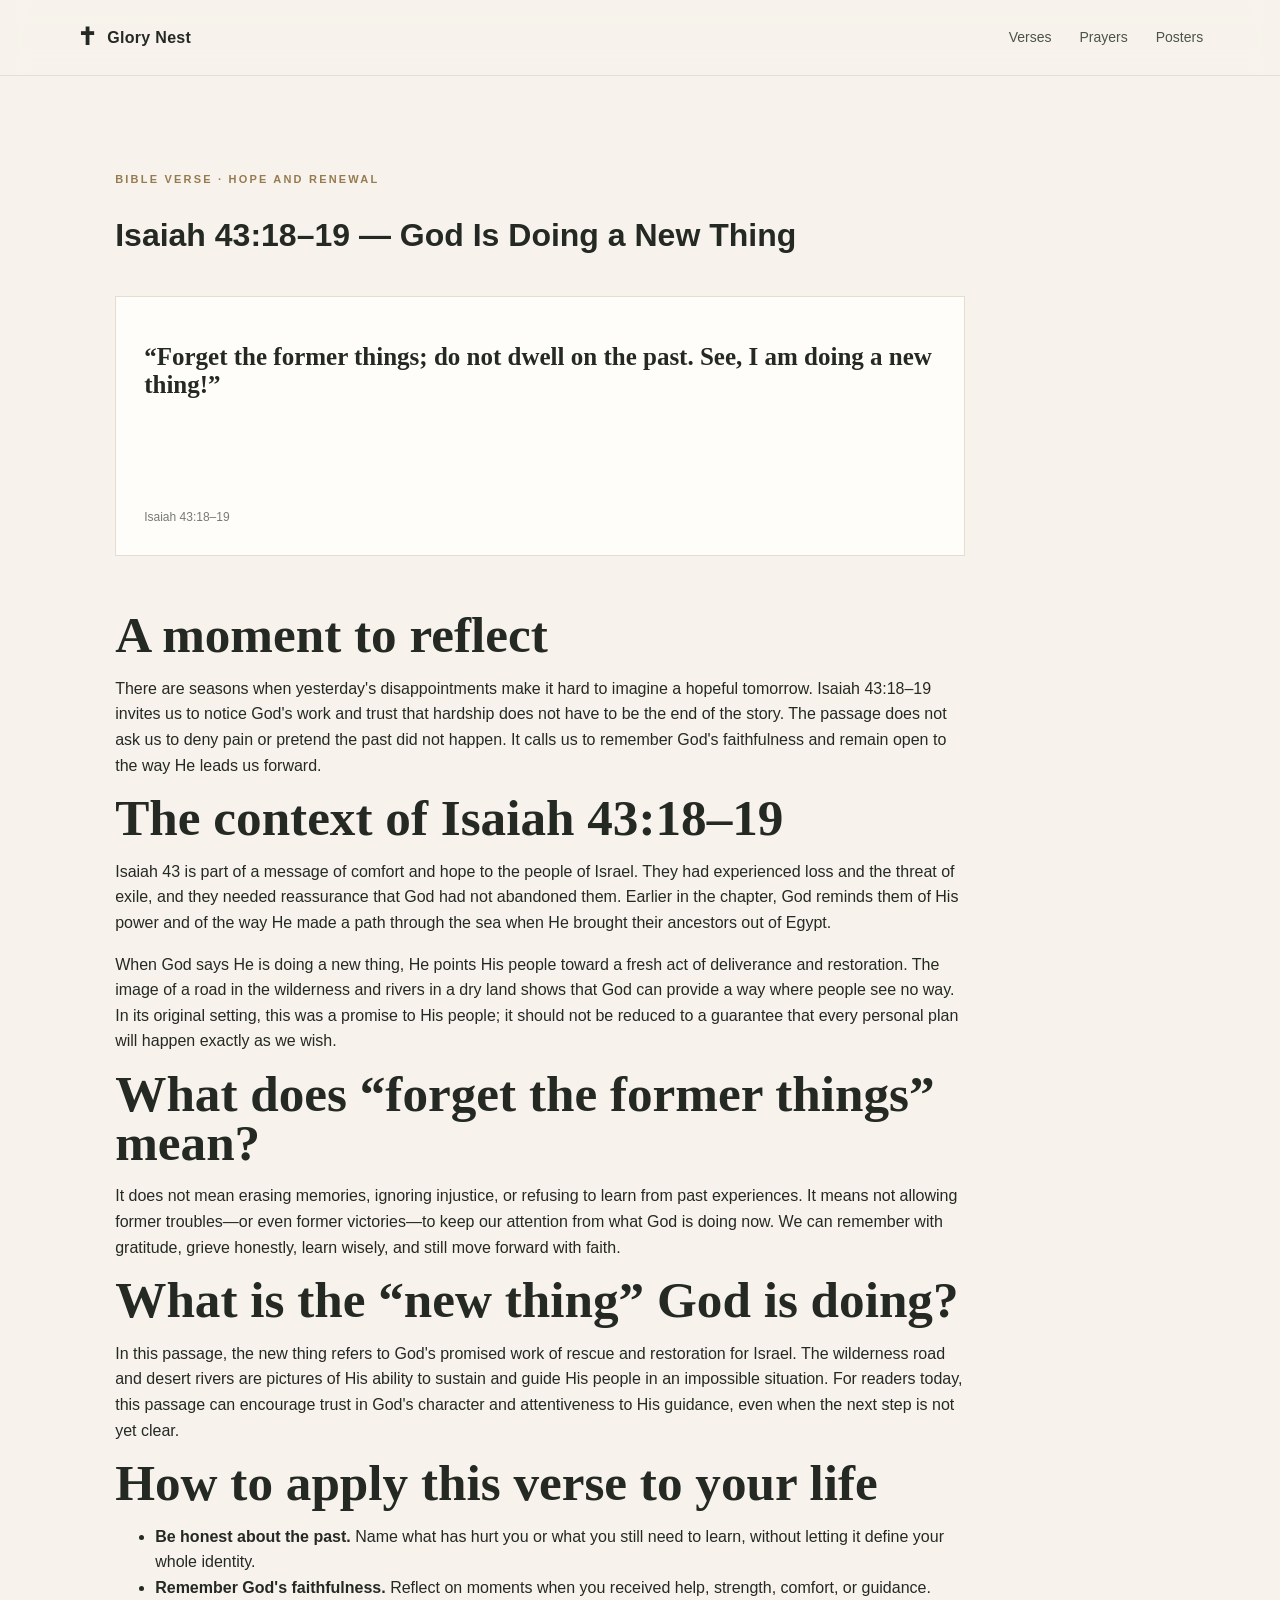
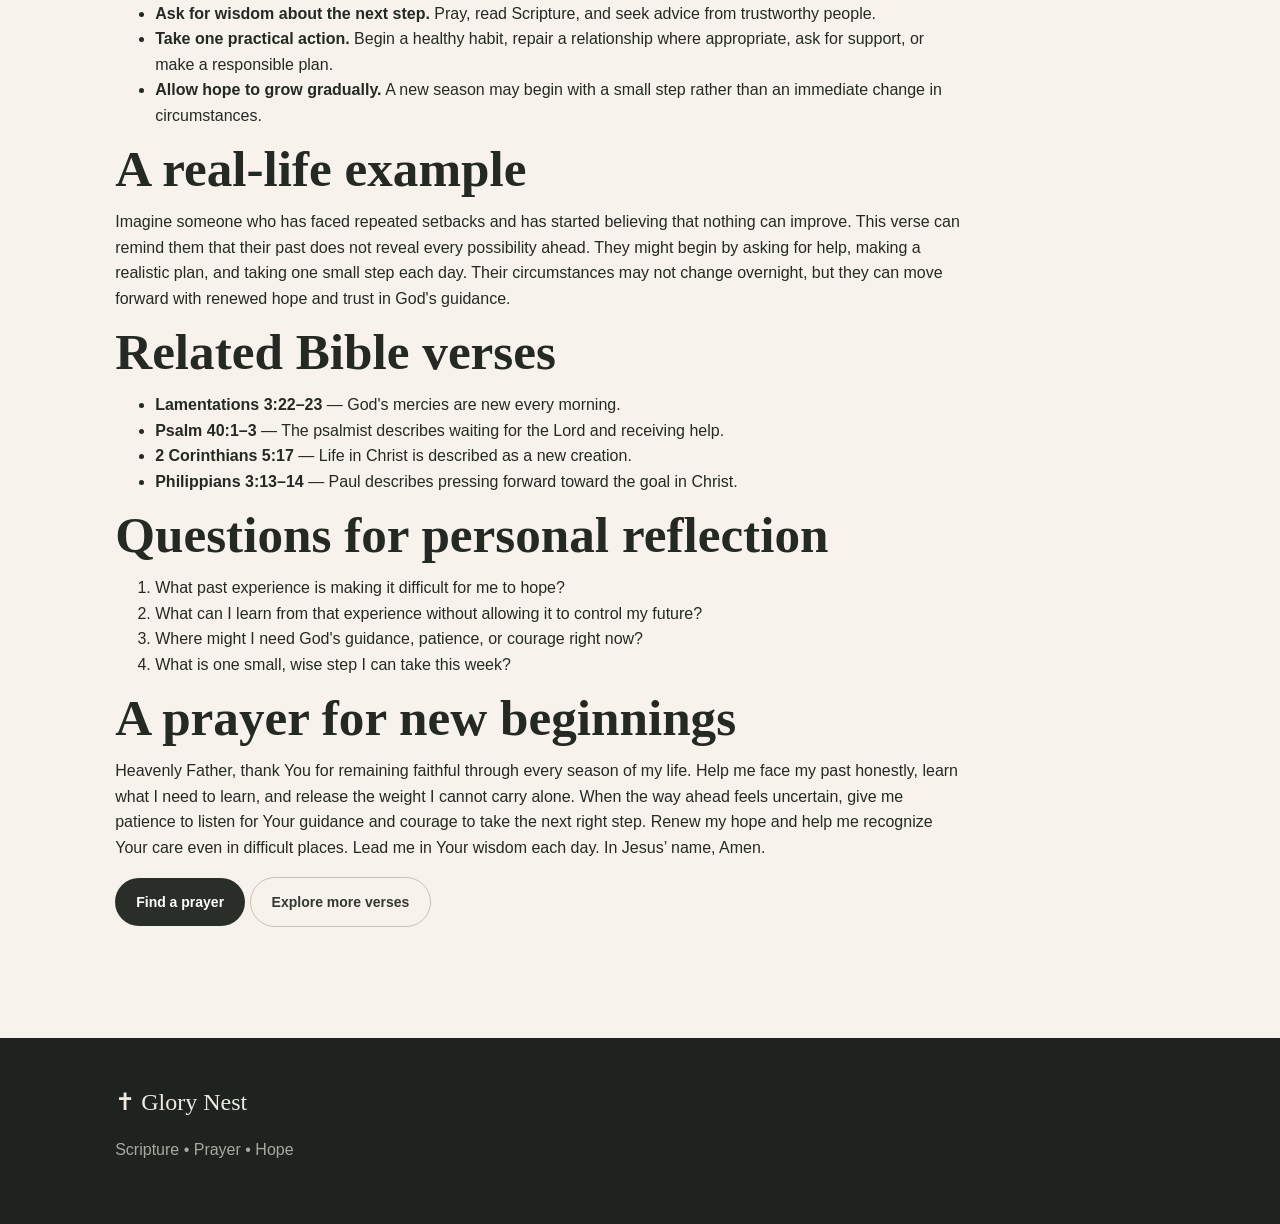
<file: isaiah-43-18-19.html>
<!doctype html>
<html lang="en">
<head>
  <meta charset="utf-8">
  <meta name="viewport" content="width=device-width, initial-scale=1">
  <meta name="author" content="Subham Mahanandia">
  <title>Isaiah 43:18–19 — God Is Doing a New Thing | Glory Nest</title>
  <meta name="description" content="Explore Isaiah 43:18–19 in its biblical context, reflect on hope and restoration, find practical steps for difficult seasons, and read a prayer for new beginnings.">
  <meta name="keywords" content="Isaiah 43:18–19 meaning, new beginnings with God, hope in difficult times, biblical restoration, Christian prayer">
  <link rel="canonical" href="https://glorynest.website/pages/isaiah-43-18-19.html">
  <link rel="stylesheet" href="../styles.css">
</head>
<body>
  <header class="site-header">
    <a class="brand" href="../index.html"><span class="brand-cross">✝</span><span>Glory Nest</span></a>
    <nav>
      <a href="../index.html#verses">Verses</a>
      <a href="../index.html#prayers">Prayers</a>
      <a href="../index.html#posters">Posters</a>
    </nav>
  </header>

  <main class="section">
    <p class="eyebrow">Bible Verse · Hope and Renewal</p>
    <h1>Isaiah 43:18–19 — God Is Doing a New Thing</h1>

    <article class="verse-card" style="margin-top:35px;max-width:850px">
      <blockquote>“Forget the former things; do not dwell on the past. See, I am doing a new thing!”</blockquote>
      <span class="ref">Isaiah 43:18–19</span>
    </article>

    <section style="max-width:850px">
      <h2 style="margin-top:55px">A moment to reflect</h2>
      <p>There are seasons when yesterday's disappointments make it hard to imagine a hopeful tomorrow. Isaiah 43:18–19 invites us to notice God's work and trust that hardship does not have to be the end of the story. The passage does not ask us to deny pain or pretend the past did not happen. It calls us to remember God's faithfulness and remain open to the way He leads us forward.</p>

      <h2>The context of Isaiah 43:18–19</h2>
      <p>Isaiah 43 is part of a message of comfort and hope to the people of Israel. They had experienced loss and the threat of exile, and they needed reassurance that God had not abandoned them. Earlier in the chapter, God reminds them of His power and of the way He made a path through the sea when He brought their ancestors out of Egypt.</p>
      <p>When God says He is doing a new thing, He points His people toward a fresh act of deliverance and restoration. The image of a road in the wilderness and rivers in a dry land shows that God can provide a way where people see no way. In its original setting, this was a promise to His people; it should not be reduced to a guarantee that every personal plan will happen exactly as we wish.</p>

      <h2>What does “forget the former things” mean?</h2>
      <p>It does not mean erasing memories, ignoring injustice, or refusing to learn from past experiences. It means not allowing former troubles—or even former victories—to keep our attention from what God is doing now. We can remember with gratitude, grieve honestly, learn wisely, and still move forward with faith.</p>

      <h2>What is the “new thing” God is doing?</h2>
      <p>In this passage, the new thing refers to God's promised work of rescue and restoration for Israel. The wilderness road and desert rivers are pictures of His ability to sustain and guide His people in an impossible situation. For readers today, this passage can encourage trust in God's character and attentiveness to His guidance, even when the next step is not yet clear.</p>

      <h2>How to apply this verse to your life</h2>
      <ul>
        <li><strong>Be honest about the past.</strong> Name what has hurt you or what you still need to learn, without letting it define your whole identity.</li>
        <li><strong>Remember God's faithfulness.</strong> Reflect on moments when you received help, strength, comfort, or guidance.</li>
        <li><strong>Ask for wisdom about the next step.</strong> Pray, read Scripture, and seek advice from trustworthy people.</li>
        <li><strong>Take one practical action.</strong> Begin a healthy habit, repair a relationship where appropriate, ask for support, or make a responsible plan.</li>
        <li><strong>Allow hope to grow gradually.</strong> A new season may begin with a small step rather than an immediate change in circumstances.</li>
      </ul>

      <h2>A real-life example</h2>
      <p>Imagine someone who has faced repeated setbacks and has started believing that nothing can improve. This verse can remind them that their past does not reveal every possibility ahead. They might begin by asking for help, making a realistic plan, and taking one small step each day. Their circumstances may not change overnight, but they can move forward with renewed hope and trust in God's guidance.</p>

      <h2>Related Bible verses</h2>
      <ul>
        <li><strong>Lamentations 3:22–23</strong> — God's mercies are new every morning.</li>
        <li><strong>Psalm 40:1–3</strong> — The psalmist describes waiting for the Lord and receiving help.</li>
        <li><strong>2 Corinthians 5:17</strong> — Life in Christ is described as a new creation.</li>
        <li><strong>Philippians 3:13–14</strong> — Paul describes pressing forward toward the goal in Christ.</li>
      </ul>

      <h2>Questions for personal reflection</h2>
      <ol>
        <li>What past experience is making it difficult for me to hope?</li>
        <li>What can I learn from that experience without allowing it to control my future?</li>
        <li>Where might I need God's guidance, patience, or courage right now?</li>
        <li>What is one small, wise step I can take this week?</li>
      </ol>

      <h2>A prayer for new beginnings</h2>
      <p>Heavenly Father, thank You for remaining faithful through every season of my life. Help me face my past honestly, learn what I need to learn, and release the weight I cannot carry alone. When the way ahead feels uncertain, give me patience to listen for Your guidance and courage to take the next right step. Renew my hope and help me recognize Your care even in difficult places. Lead me in Your wisdom each day. In Jesus’ name, Amen.</p>

      <p><a class="btn primary" href="../index.html#prayers">Find a prayer</a> <a class="btn ghost" href="../index.html#verses">Explore more verses</a></p>
    </section>
  </main>

  <footer>
    <div class="footer-brand">✝ Glory Nest</div>
    <p>Scripture • Prayer • Hope</p>
  </footer>
</body>
</html>
</file>
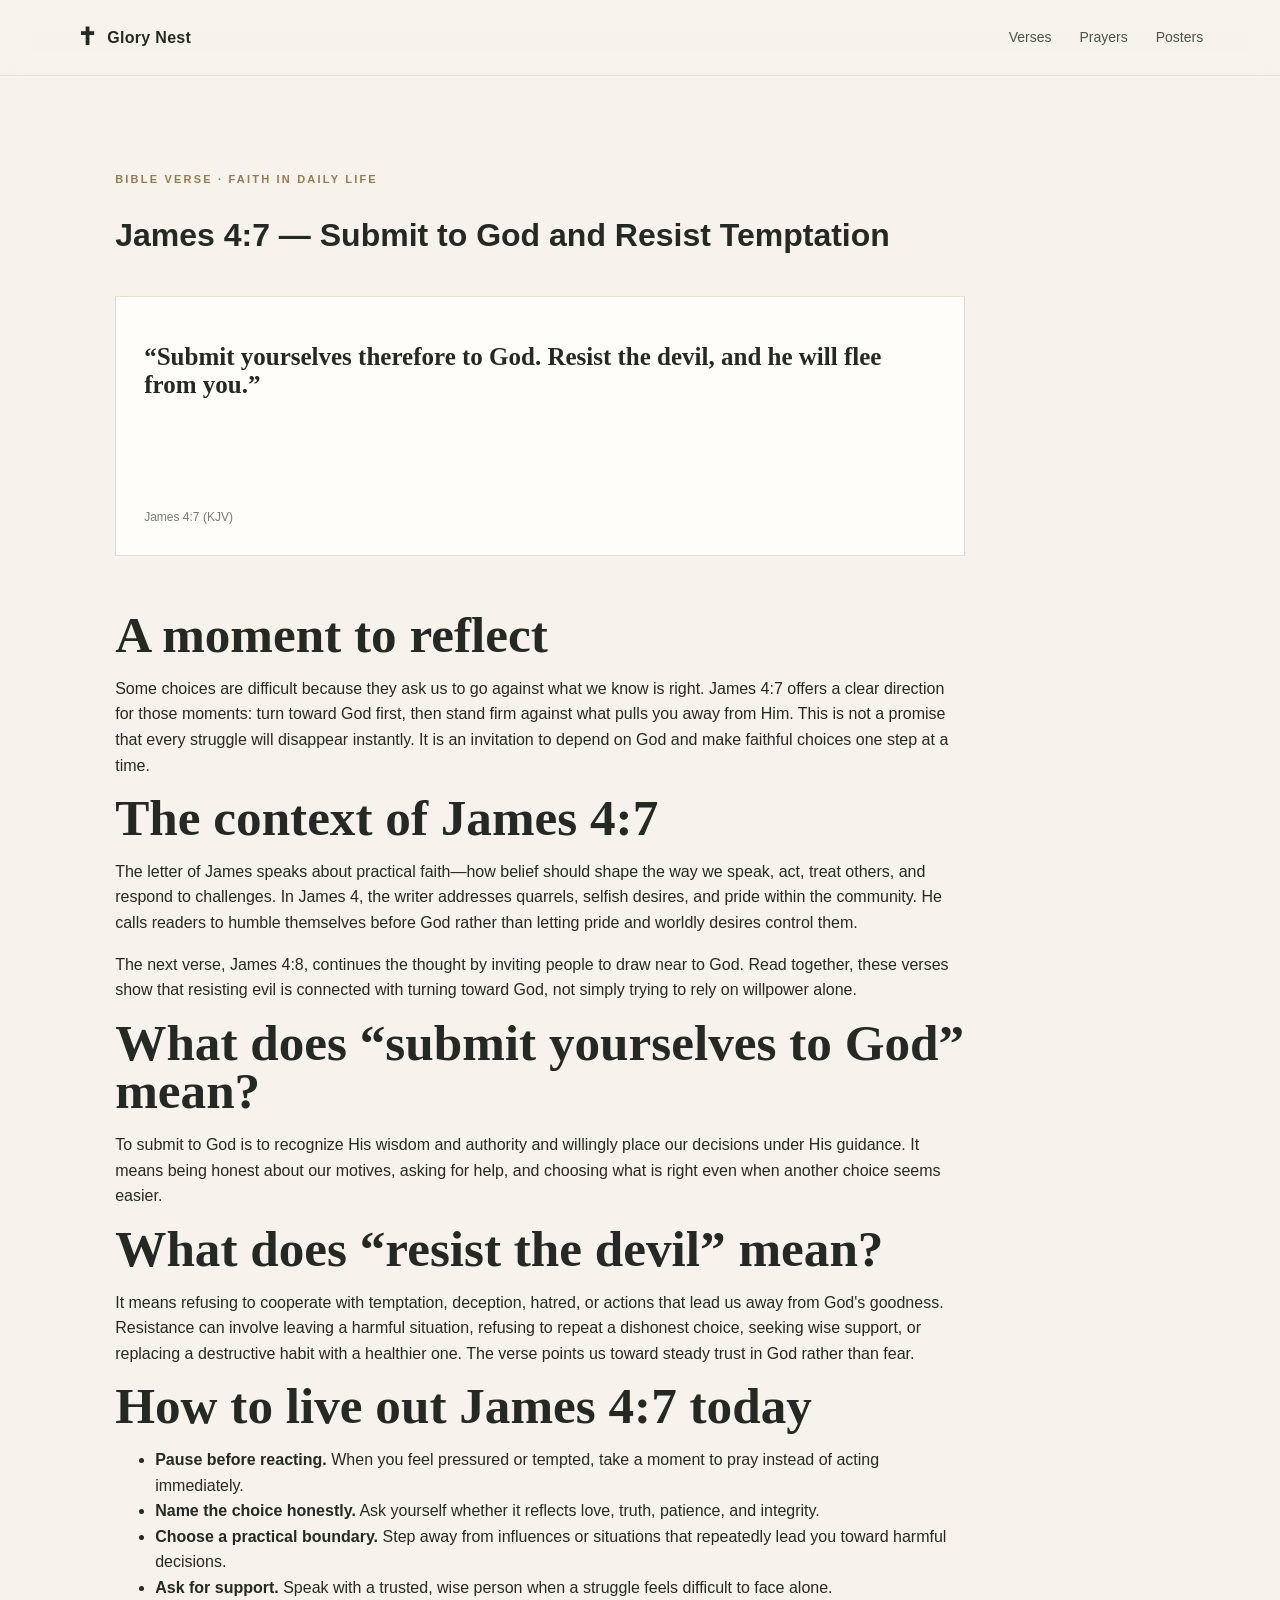
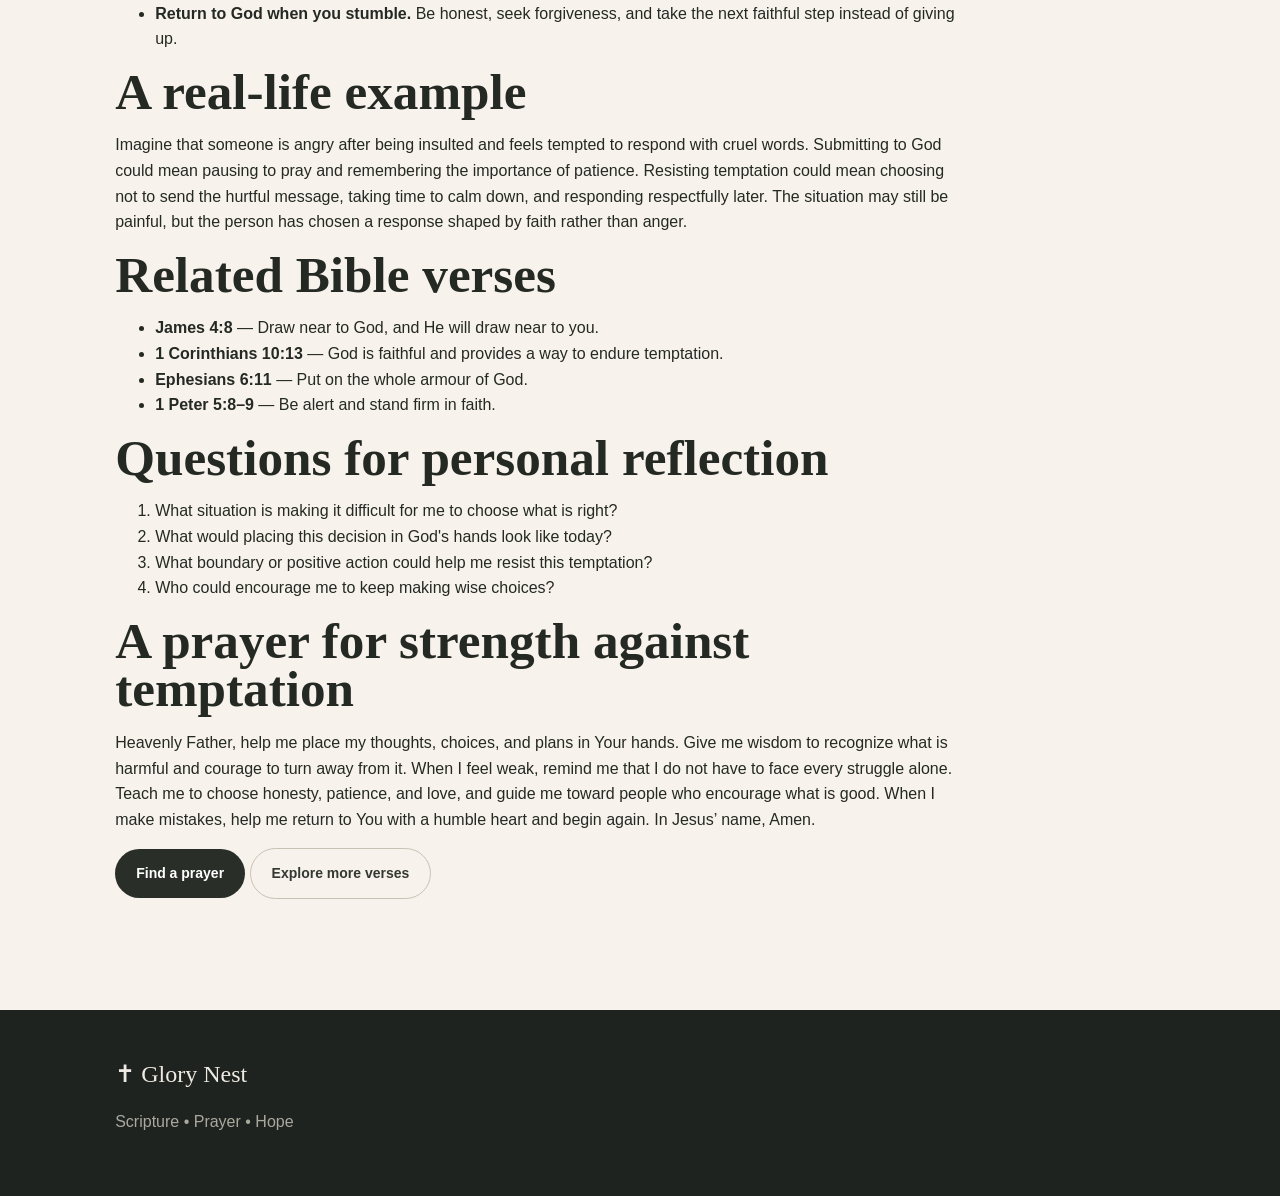
<file: james-4-7.html>
<!doctype html>
<html lang="en">
<head>
  <meta charset="utf-8">
  <meta name="viewport" content="width=device-width, initial-scale=1">
  <meta name="author" content="Subham Mahanandia">
  <title>James 4:7 — Submit to God and Resist Temptation | Glory Nest</title>
  <meta name="description" content="Explore the meaning of James 4:7, its context in James's letter, practical ways to resist temptation, reflection questions, and a prayer for strength.">
  <meta name="keywords" content="James 4:7 meaning, submit to God, resist temptation, Christian encouragement, prayer for strength">
  <link rel="canonical" href="https://glorynest.website/james-4-7.html">
  <link rel="stylesheet" href="styles.css">
</head>
<body>
  <header class="site-header">
    <a class="brand" href="index.html"><span class="brand-cross">✝</span><span>Glory Nest</span></a>
    <nav>
      <a href="index.html#verses">Verses</a>
      <a href="index.html#prayers">Prayers</a>
      <a href="index.html#posters">Posters</a>
    </nav>
  </header>

  <main class="section">
    <p class="eyebrow">Bible Verse · Faith in Daily Life</p>
    <h1>James 4:7 — Submit to God and Resist Temptation</h1>

    <article class="verse-card" style="margin-top:35px;max-width:850px">
      <blockquote>“Submit yourselves therefore to God. Resist the devil, and he will flee from you.”</blockquote>
      <span class="ref">James 4:7 (KJV)</span>
    </article>

    <section style="max-width:850px">
      <h2 style="margin-top:55px">A moment to reflect</h2>
      <p>Some choices are difficult because they ask us to go against what we know is right. James 4:7 offers a clear direction for those moments: turn toward God first, then stand firm against what pulls you away from Him. This is not a promise that every struggle will disappear instantly. It is an invitation to depend on God and make faithful choices one step at a time.</p>

      <h2>The context of James 4:7</h2>
      <p>The letter of James speaks about practical faith—how belief should shape the way we speak, act, treat others, and respond to challenges. In James 4, the writer addresses quarrels, selfish desires, and pride within the community. He calls readers to humble themselves before God rather than letting pride and worldly desires control them.</p>
      <p>The next verse, James 4:8, continues the thought by inviting people to draw near to God. Read together, these verses show that resisting evil is connected with turning toward God, not simply trying to rely on willpower alone.</p>

      <h2>What does “submit yourselves to God” mean?</h2>
      <p>To submit to God is to recognize His wisdom and authority and willingly place our decisions under His guidance. It means being honest about our motives, asking for help, and choosing what is right even when another choice seems easier.</p>

      <h2>What does “resist the devil” mean?</h2>
      <p>It means refusing to cooperate with temptation, deception, hatred, or actions that lead us away from God's goodness. Resistance can involve leaving a harmful situation, refusing to repeat a dishonest choice, seeking wise support, or replacing a destructive habit with a healthier one. The verse points us toward steady trust in God rather than fear.</p>

      <h2>How to live out James 4:7 today</h2>
      <ul>
        <li><strong>Pause before reacting.</strong> When you feel pressured or tempted, take a moment to pray instead of acting immediately.</li>
        <li><strong>Name the choice honestly.</strong> Ask yourself whether it reflects love, truth, patience, and integrity.</li>
        <li><strong>Choose a practical boundary.</strong> Step away from influences or situations that repeatedly lead you toward harmful decisions.</li>
        <li><strong>Ask for support.</strong> Speak with a trusted, wise person when a struggle feels difficult to face alone.</li>
        <li><strong>Return to God when you stumble.</strong> Be honest, seek forgiveness, and take the next faithful step instead of giving up.</li>
      </ul>

      <h2>A real-life example</h2>
      <p>Imagine that someone is angry after being insulted and feels tempted to respond with cruel words. Submitting to God could mean pausing to pray and remembering the importance of patience. Resisting temptation could mean choosing not to send the hurtful message, taking time to calm down, and responding respectfully later. The situation may still be painful, but the person has chosen a response shaped by faith rather than anger.</p>

      <h2>Related Bible verses</h2>
      <ul>
        <li><strong>James 4:8</strong> — Draw near to God, and He will draw near to you.</li>
        <li><strong>1 Corinthians 10:13</strong> — God is faithful and provides a way to endure temptation.</li>
        <li><strong>Ephesians 6:11</strong> — Put on the whole armour of God.</li>
        <li><strong>1 Peter 5:8–9</strong> — Be alert and stand firm in faith.</li>
      </ul>

      <h2>Questions for personal reflection</h2>
      <ol>
        <li>What situation is making it difficult for me to choose what is right?</li>
        <li>What would placing this decision in God's hands look like today?</li>
        <li>What boundary or positive action could help me resist this temptation?</li>
        <li>Who could encourage me to keep making wise choices?</li>
      </ol>

      <h2>A prayer for strength against temptation</h2>
      <p>Heavenly Father, help me place my thoughts, choices, and plans in Your hands. Give me wisdom to recognize what is harmful and courage to turn away from it. When I feel weak, remind me that I do not have to face every struggle alone. Teach me to choose honesty, patience, and love, and guide me toward people who encourage what is good. When I make mistakes, help me return to You with a humble heart and begin again. In Jesus’ name, Amen.</p>

      <p><a class="btn primary" href="index.html#prayers">Find a prayer</a> <a class="btn ghost" href="index.html#verses">Explore more verses</a></p>
    </section>
  </main>

  <footer>
    <div class="footer-brand">✝ Glory Nest</div>
    <p>Scripture • Prayer • Hope</p>
  </footer>
</body>
</html>
</file>
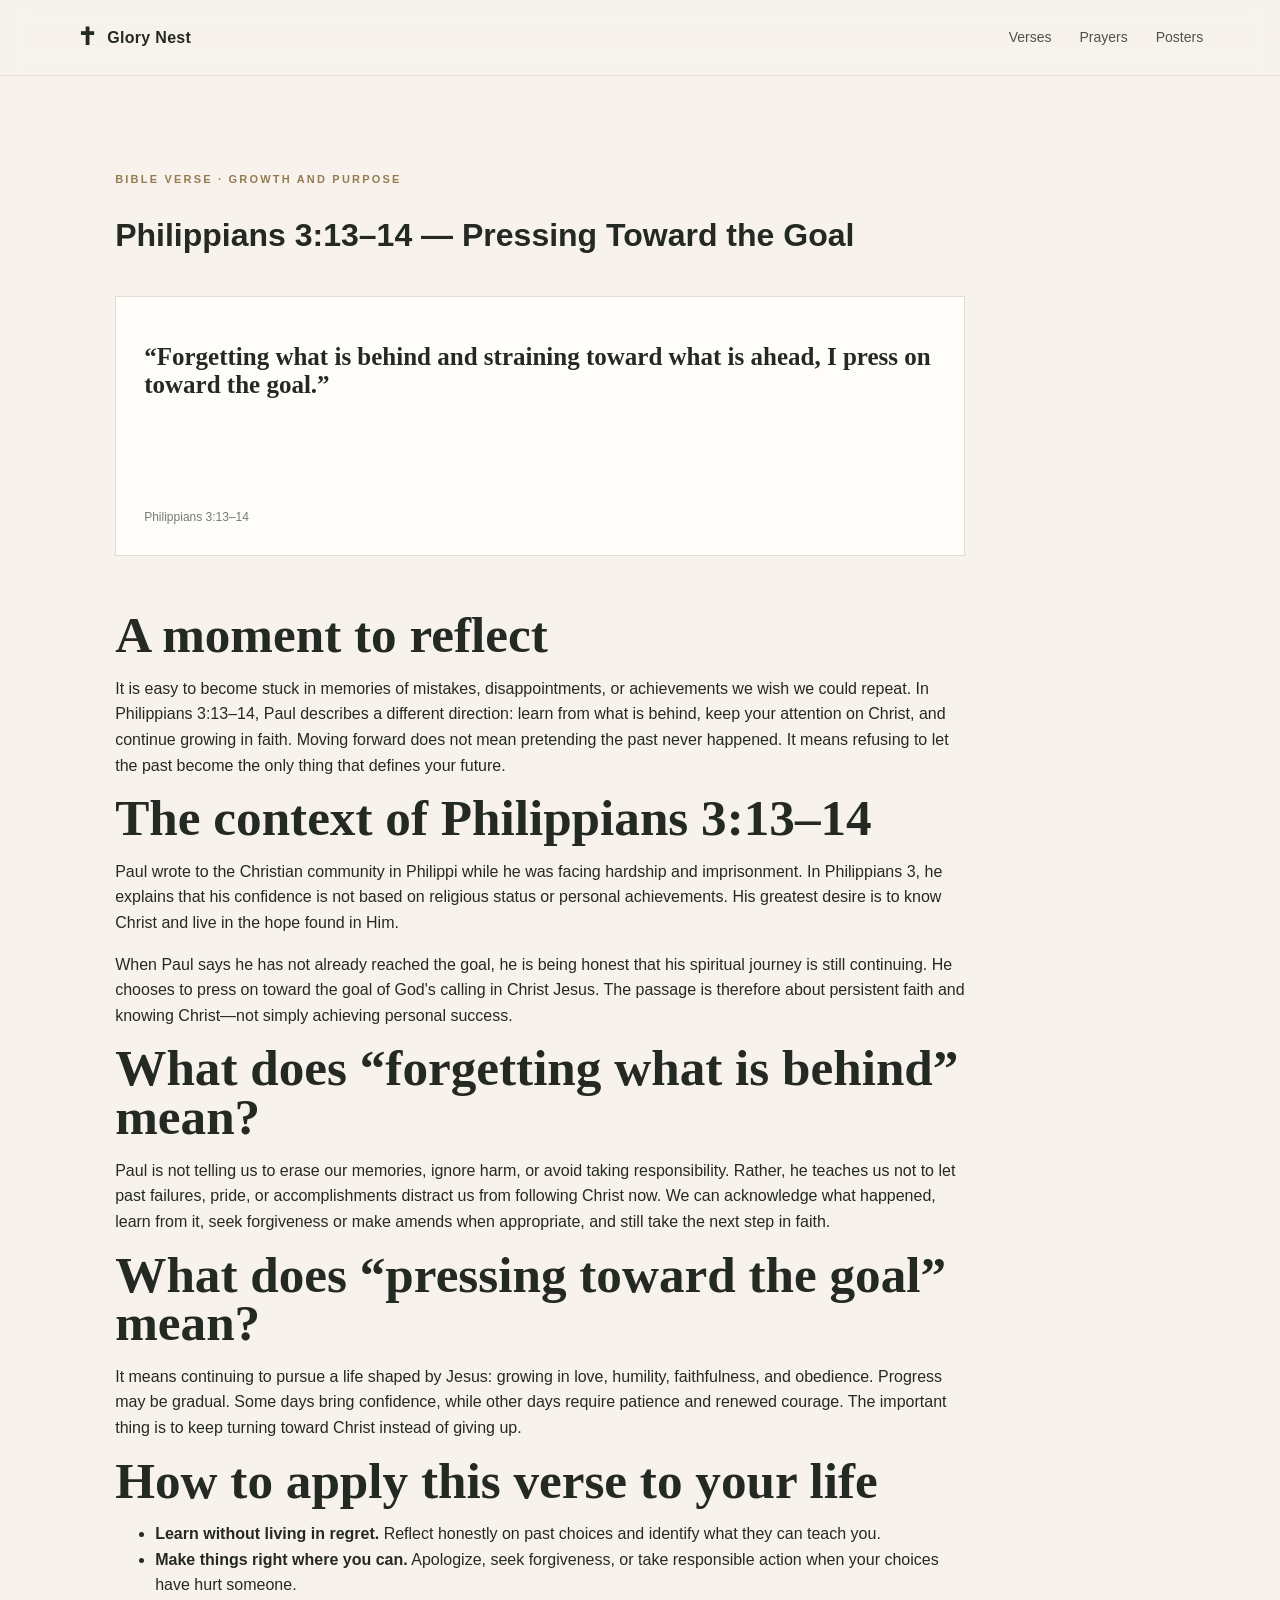
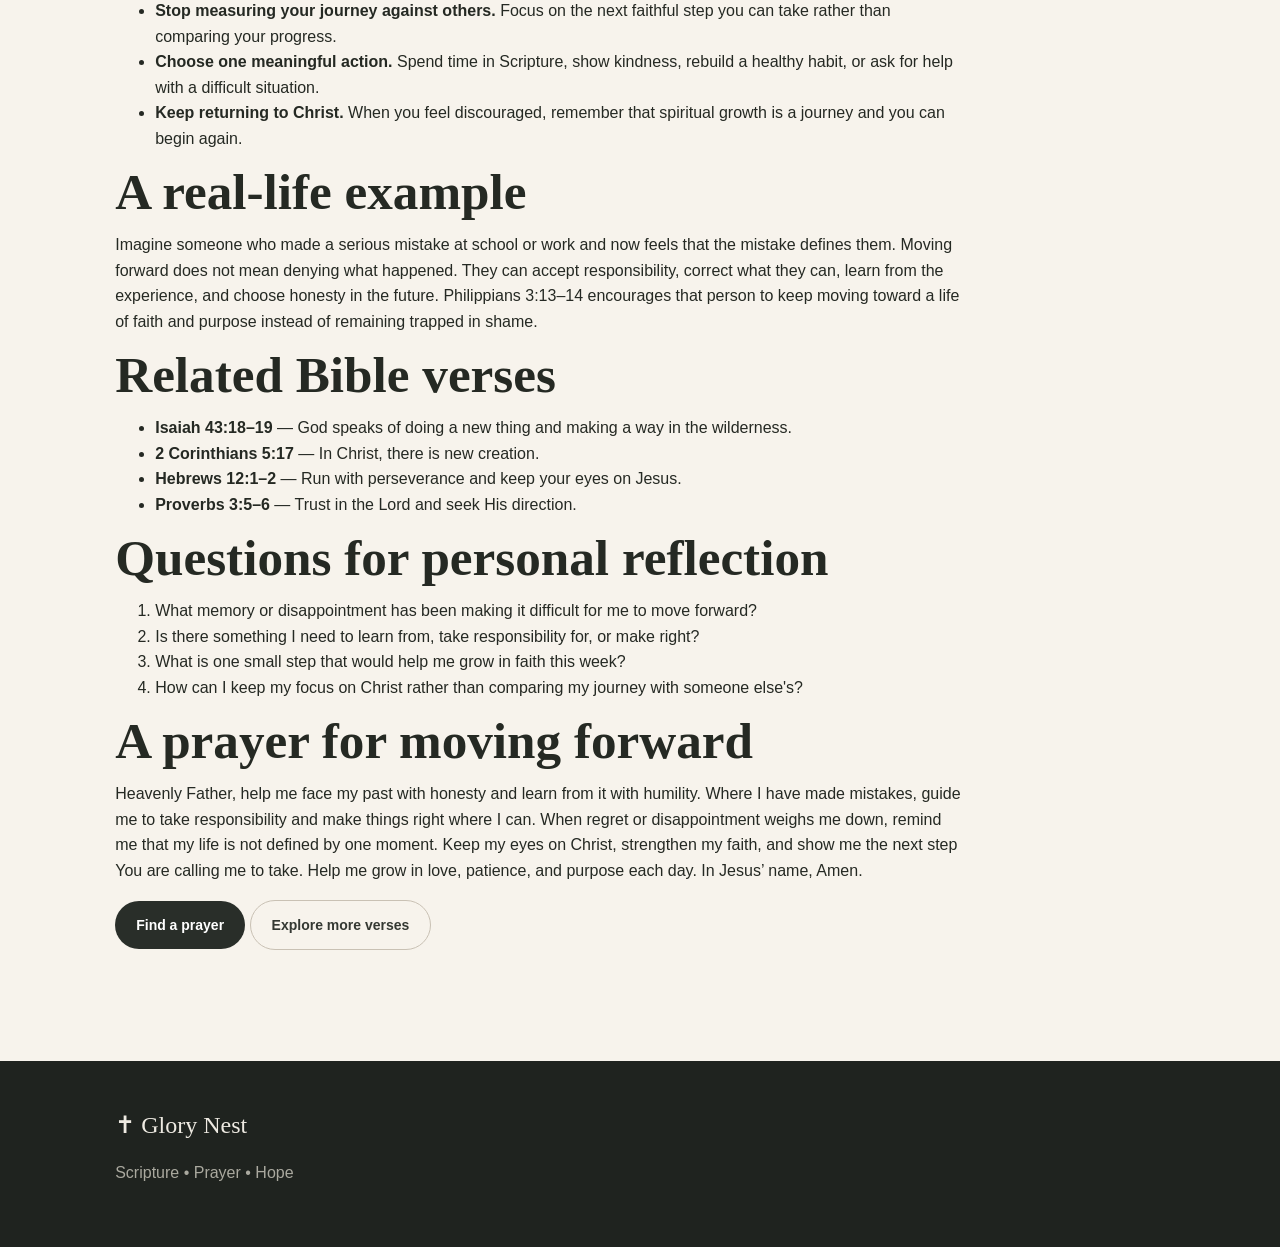
<file: philippians-3-13-14.html>
<!doctype html>
<html lang="en">
<head>
  <meta charset="utf-8">
  <meta name="viewport" content="width=device-width, initial-scale=1">
  <meta name="author" content="Subham Mahanandia">
  <title>Philippians 3:13–14 — Pressing Toward the Goal | Glory Nest</title>
  <meta name="description" content="Explore Philippians 3:13–14 in context, reflect on moving forward in faith, discover practical steps, and read a prayer for renewed purpose.">
  <meta name="keywords" content="Philippians 3:13–14 meaning, moving forward in faith, Christian encouragement, leaving the past, prayer for purpose">
  <link rel="canonical" href="https://glorynest.website/philippians-3-13-14.html">
  <link rel="stylesheet" href="styles.css">
</head>
<body>
  <header class="site-header">
    <a class="brand" href="index.html"><span class="brand-cross">✝</span><span>Glory Nest</span></a>
    <nav>
      <a href="index.html#verses">Verses</a>
      <a href="index.html#prayers">Prayers</a>
      <a href="index.html#posters">Posters</a>
    </nav>
  </header>

  <main class="section">
    <p class="eyebrow">Bible Verse · Growth and Purpose</p>
    <h1>Philippians 3:13–14 — Pressing Toward the Goal</h1>

    <article class="verse-card" style="margin-top:35px;max-width:850px">
      <blockquote>“Forgetting what is behind and straining toward what is ahead, I press on toward the goal.”</blockquote>
      <span class="ref">Philippians 3:13–14</span>
    </article>

    <section style="max-width:850px">
      <h2 style="margin-top:55px">A moment to reflect</h2>
      <p>It is easy to become stuck in memories of mistakes, disappointments, or achievements we wish we could repeat. In Philippians 3:13–14, Paul describes a different direction: learn from what is behind, keep your attention on Christ, and continue growing in faith. Moving forward does not mean pretending the past never happened. It means refusing to let the past become the only thing that defines your future.</p>

      <h2>The context of Philippians 3:13–14</h2>
      <p>Paul wrote to the Christian community in Philippi while he was facing hardship and imprisonment. In Philippians 3, he explains that his confidence is not based on religious status or personal achievements. His greatest desire is to know Christ and live in the hope found in Him.</p>
      <p>When Paul says he has not already reached the goal, he is being honest that his spiritual journey is still continuing. He chooses to press on toward the goal of God's calling in Christ Jesus. The passage is therefore about persistent faith and knowing Christ—not simply achieving personal success.</p>

      <h2>What does “forgetting what is behind” mean?</h2>
      <p>Paul is not telling us to erase our memories, ignore harm, or avoid taking responsibility. Rather, he teaches us not to let past failures, pride, or accomplishments distract us from following Christ now. We can acknowledge what happened, learn from it, seek forgiveness or make amends when appropriate, and still take the next step in faith.</p>

      <h2>What does “pressing toward the goal” mean?</h2>
      <p>It means continuing to pursue a life shaped by Jesus: growing in love, humility, faithfulness, and obedience. Progress may be gradual. Some days bring confidence, while other days require patience and renewed courage. The important thing is to keep turning toward Christ instead of giving up.</p>

      <h2>How to apply this verse to your life</h2>
      <ul>
        <li><strong>Learn without living in regret.</strong> Reflect honestly on past choices and identify what they can teach you.</li>
        <li><strong>Make things right where you can.</strong> Apologize, seek forgiveness, or take responsible action when your choices have hurt someone.</li>
        <li><strong>Stop measuring your journey against others.</strong> Focus on the next faithful step you can take rather than comparing your progress.</li>
        <li><strong>Choose one meaningful action.</strong> Spend time in Scripture, show kindness, rebuild a healthy habit, or ask for help with a difficult situation.</li>
        <li><strong>Keep returning to Christ.</strong> When you feel discouraged, remember that spiritual growth is a journey and you can begin again.</li>
      </ul>

      <h2>A real-life example</h2>
      <p>Imagine someone who made a serious mistake at school or work and now feels that the mistake defines them. Moving forward does not mean denying what happened. They can accept responsibility, correct what they can, learn from the experience, and choose honesty in the future. Philippians 3:13–14 encourages that person to keep moving toward a life of faith and purpose instead of remaining trapped in shame.</p>

      <h2>Related Bible verses</h2>
      <ul>
        <li><strong>Isaiah 43:18–19</strong> — God speaks of doing a new thing and making a way in the wilderness.</li>
        <li><strong>2 Corinthians 5:17</strong> — In Christ, there is new creation.</li>
        <li><strong>Hebrews 12:1–2</strong> — Run with perseverance and keep your eyes on Jesus.</li>
        <li><strong>Proverbs 3:5–6</strong> — Trust in the Lord and seek His direction.</li>
      </ul>

      <h2>Questions for personal reflection</h2>
      <ol>
        <li>What memory or disappointment has been making it difficult for me to move forward?</li>
        <li>Is there something I need to learn from, take responsibility for, or make right?</li>
        <li>What is one small step that would help me grow in faith this week?</li>
        <li>How can I keep my focus on Christ rather than comparing my journey with someone else's?</li>
      </ol>

      <h2>A prayer for moving forward</h2>
      <p>Heavenly Father, help me face my past with honesty and learn from it with humility. Where I have made mistakes, guide me to take responsibility and make things right where I can. When regret or disappointment weighs me down, remind me that my life is not defined by one moment. Keep my eyes on Christ, strengthen my faith, and show me the next step You are calling me to take. Help me grow in love, patience, and purpose each day. In Jesus’ name, Amen.</p>

      <p><a class="btn primary" href="index.html#prayers">Find a prayer</a> <a class="btn ghost" href="index.html#verses">Explore more verses</a></p>
    </section>
  </main>

  <footer>
    <div class="footer-brand">✝ Glory Nest</div>
    <p>Scripture • Prayer • Hope</p>
  </footer>
</body>
</html>
</file>
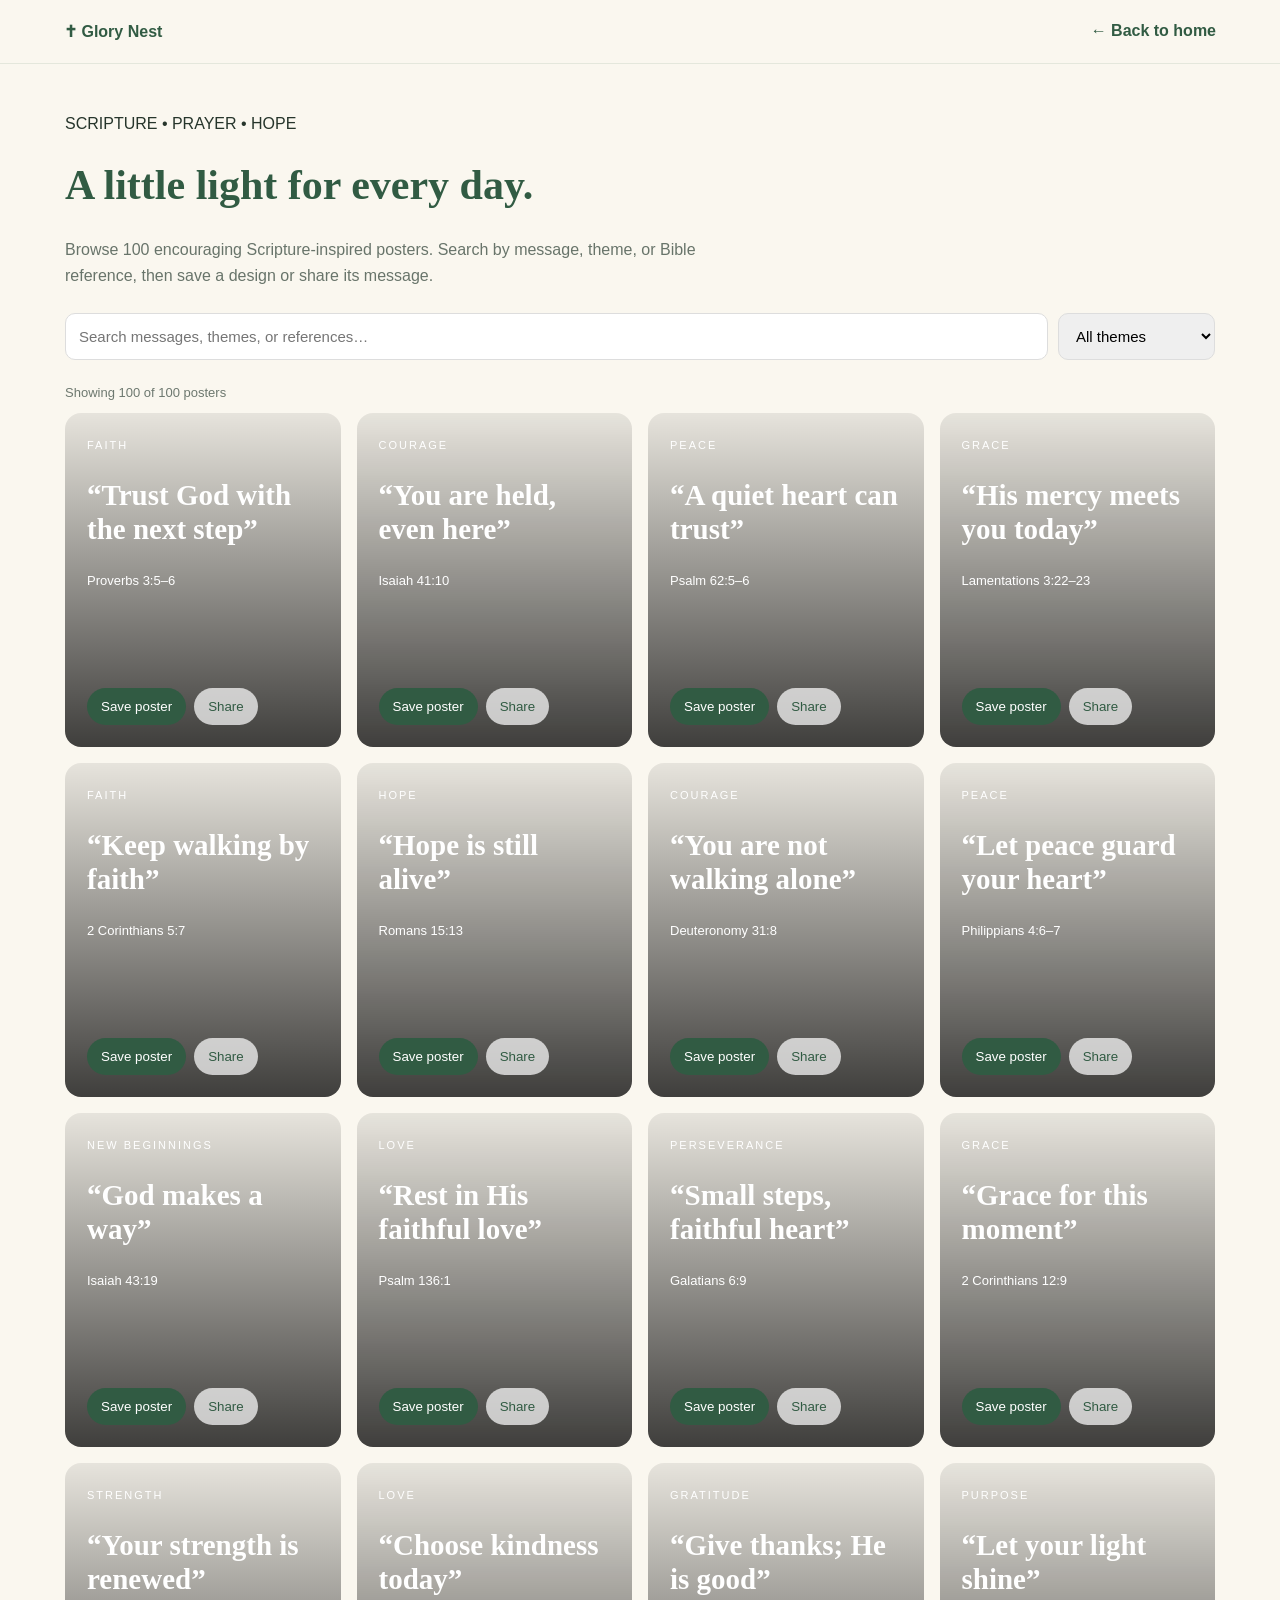
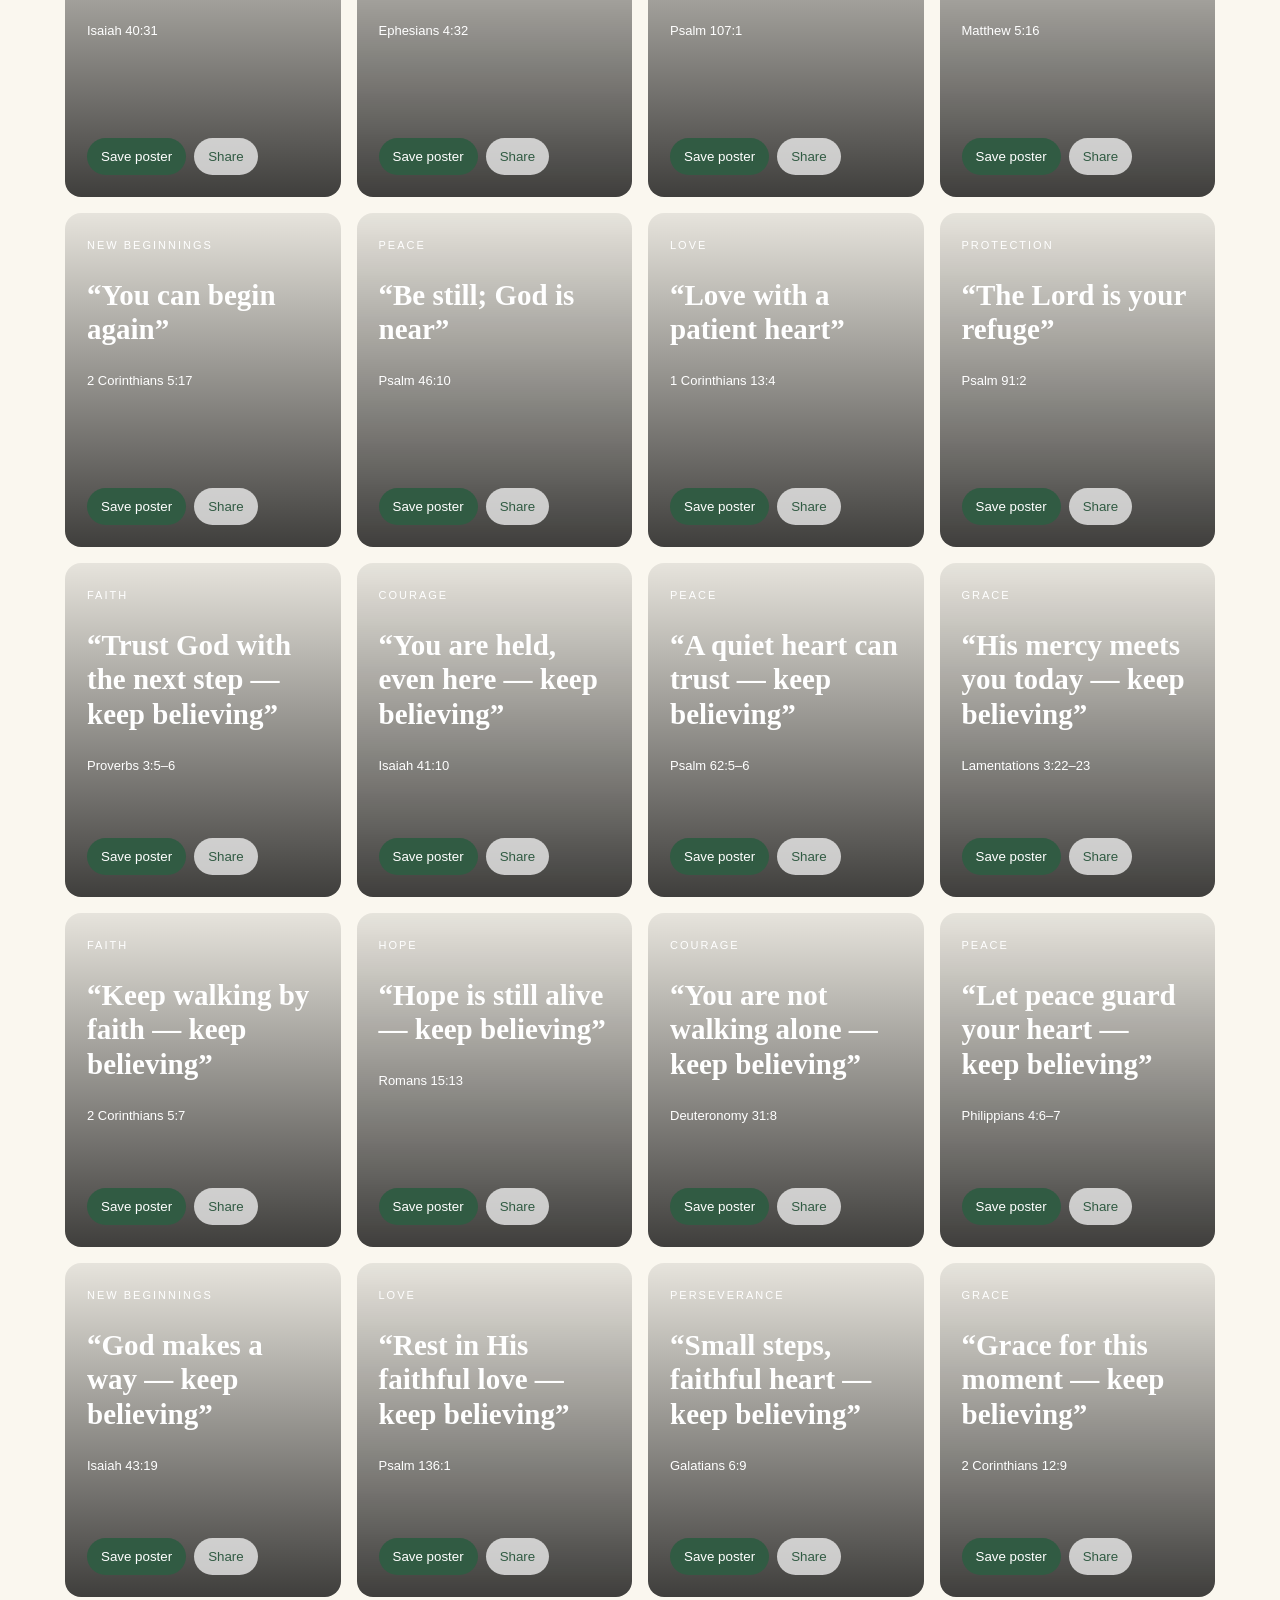
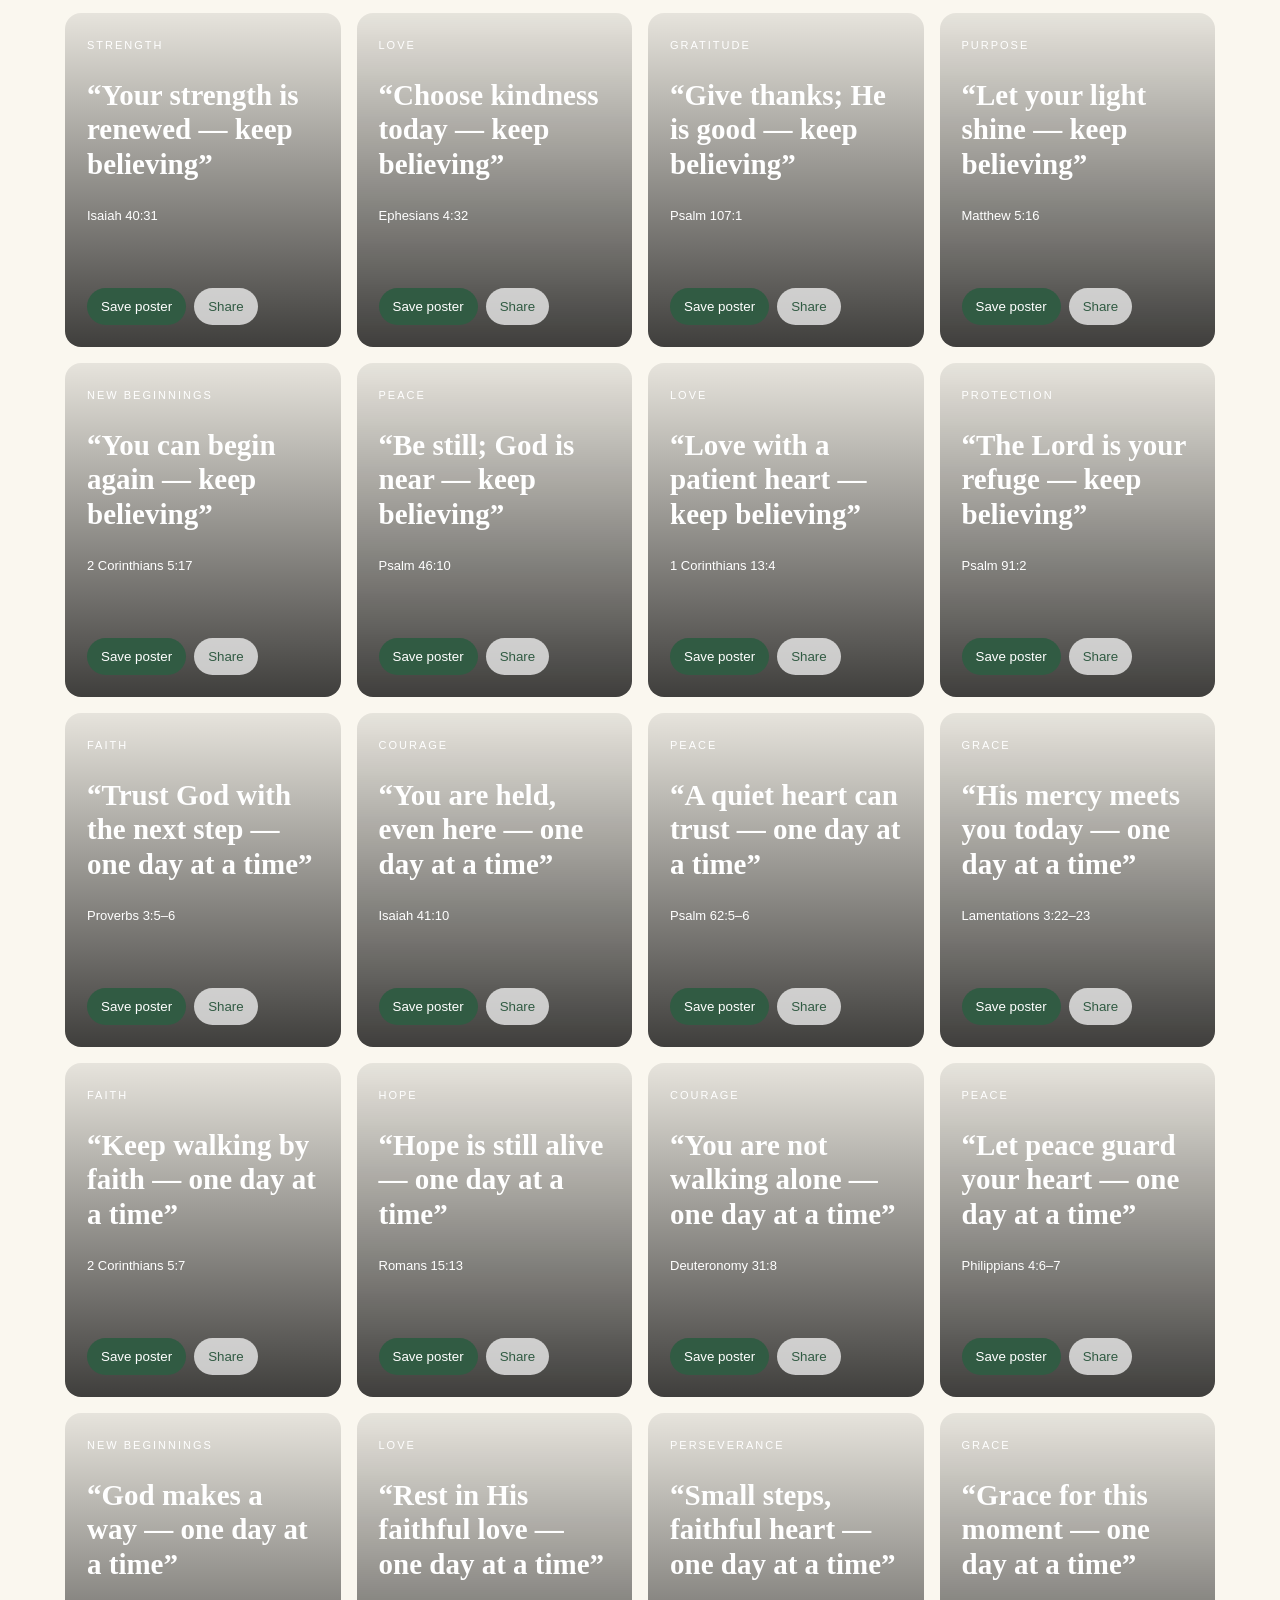
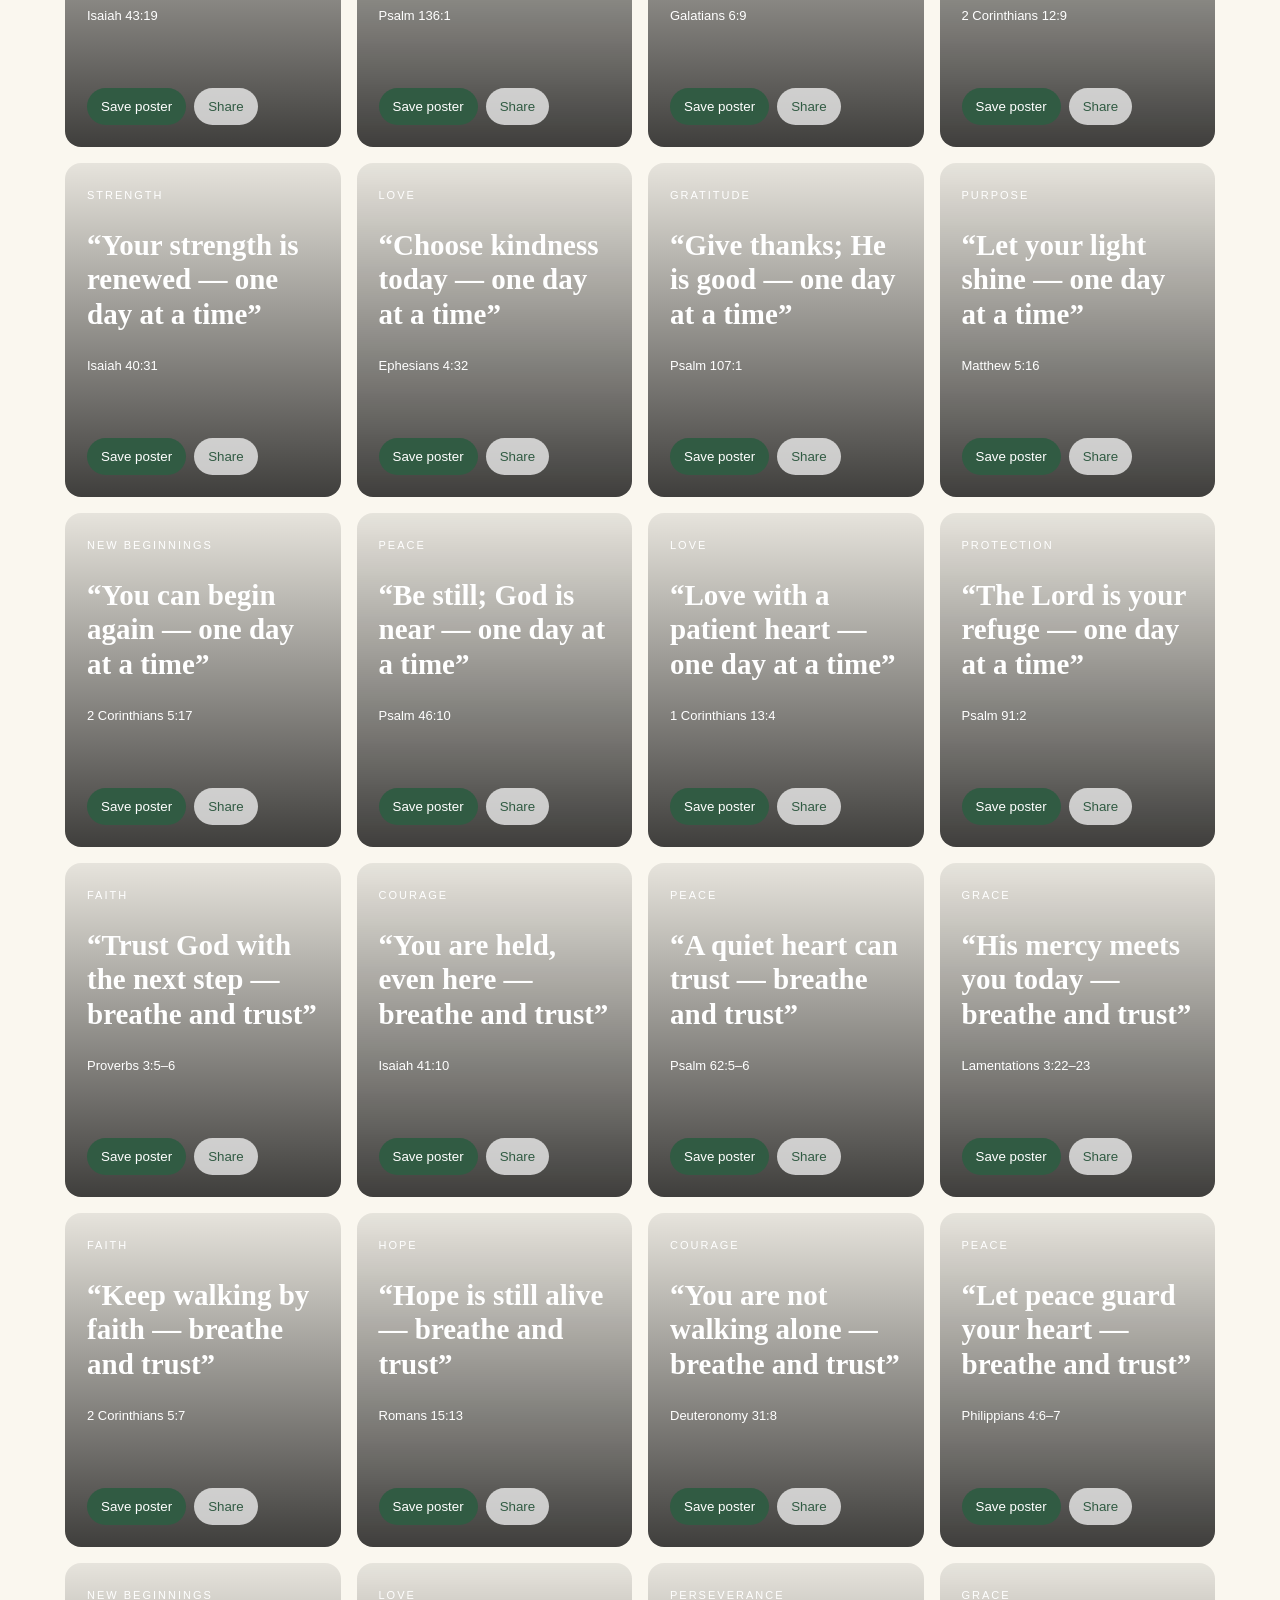
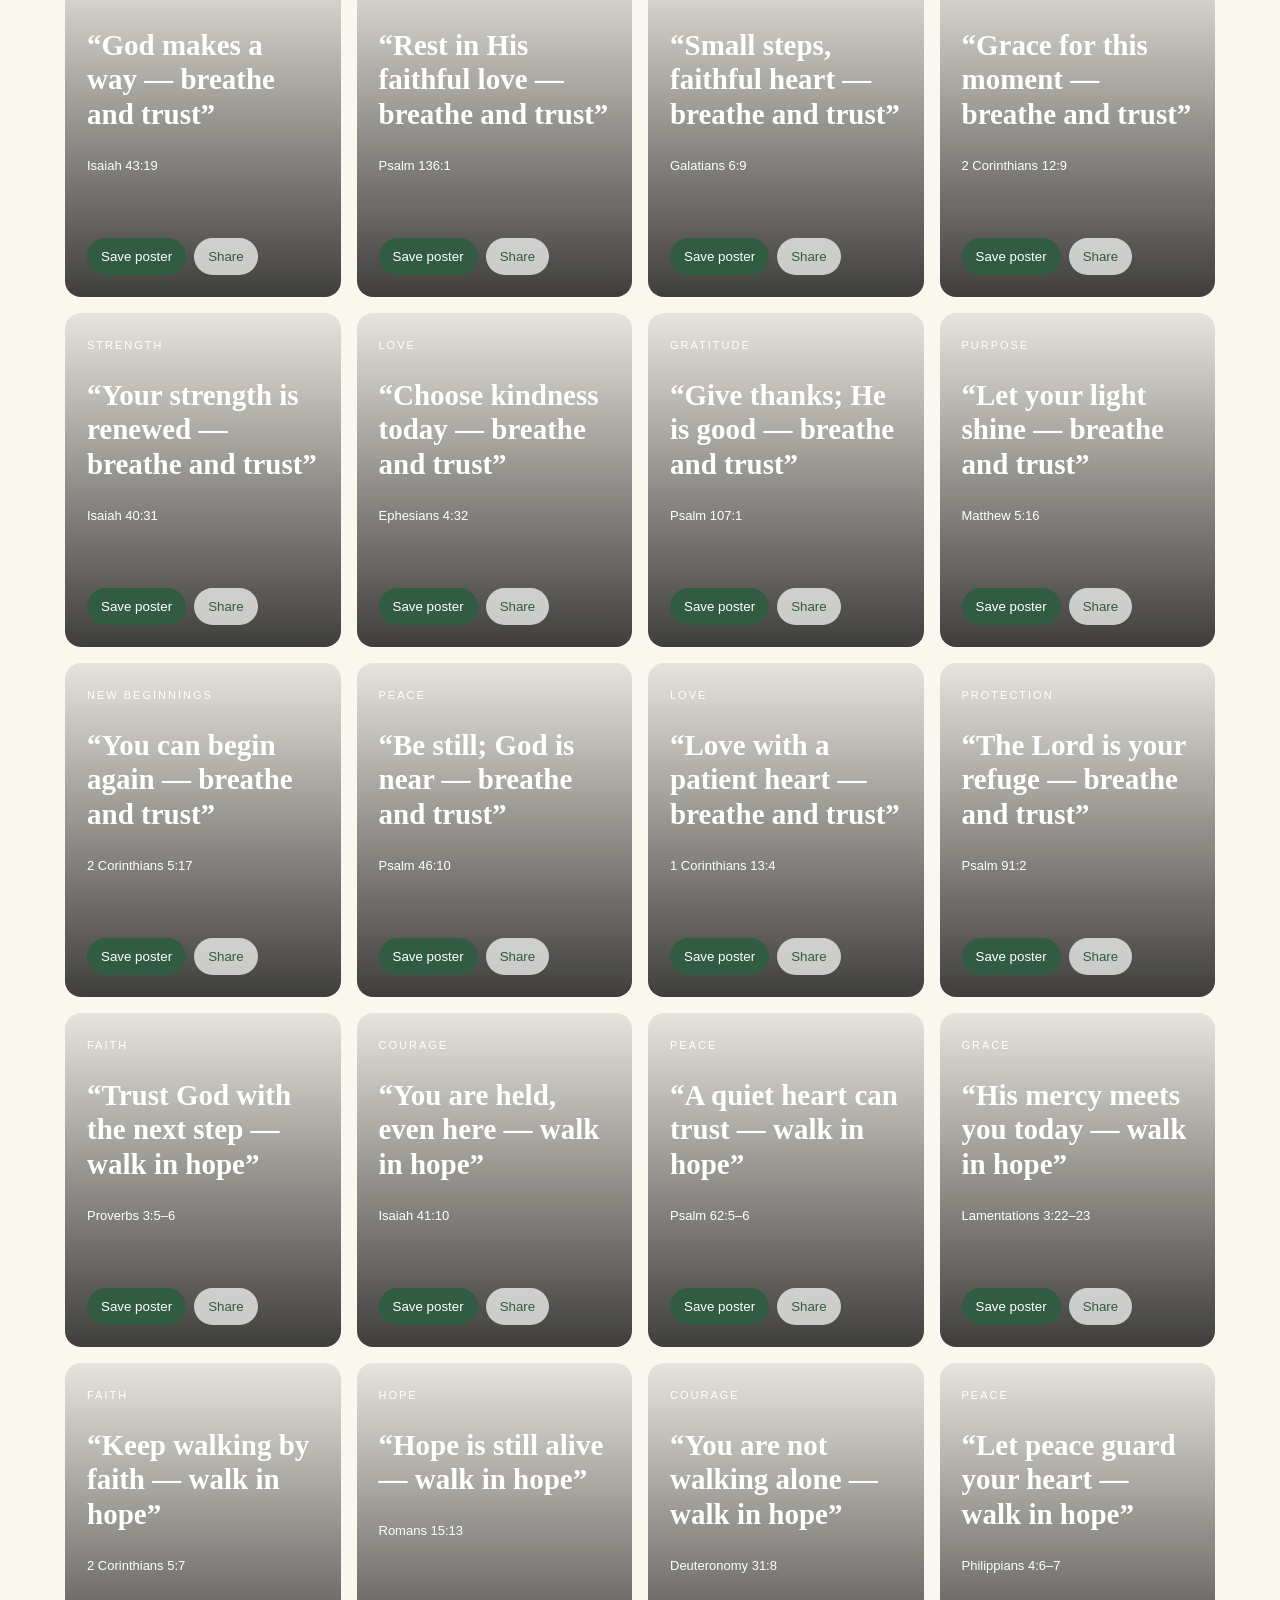
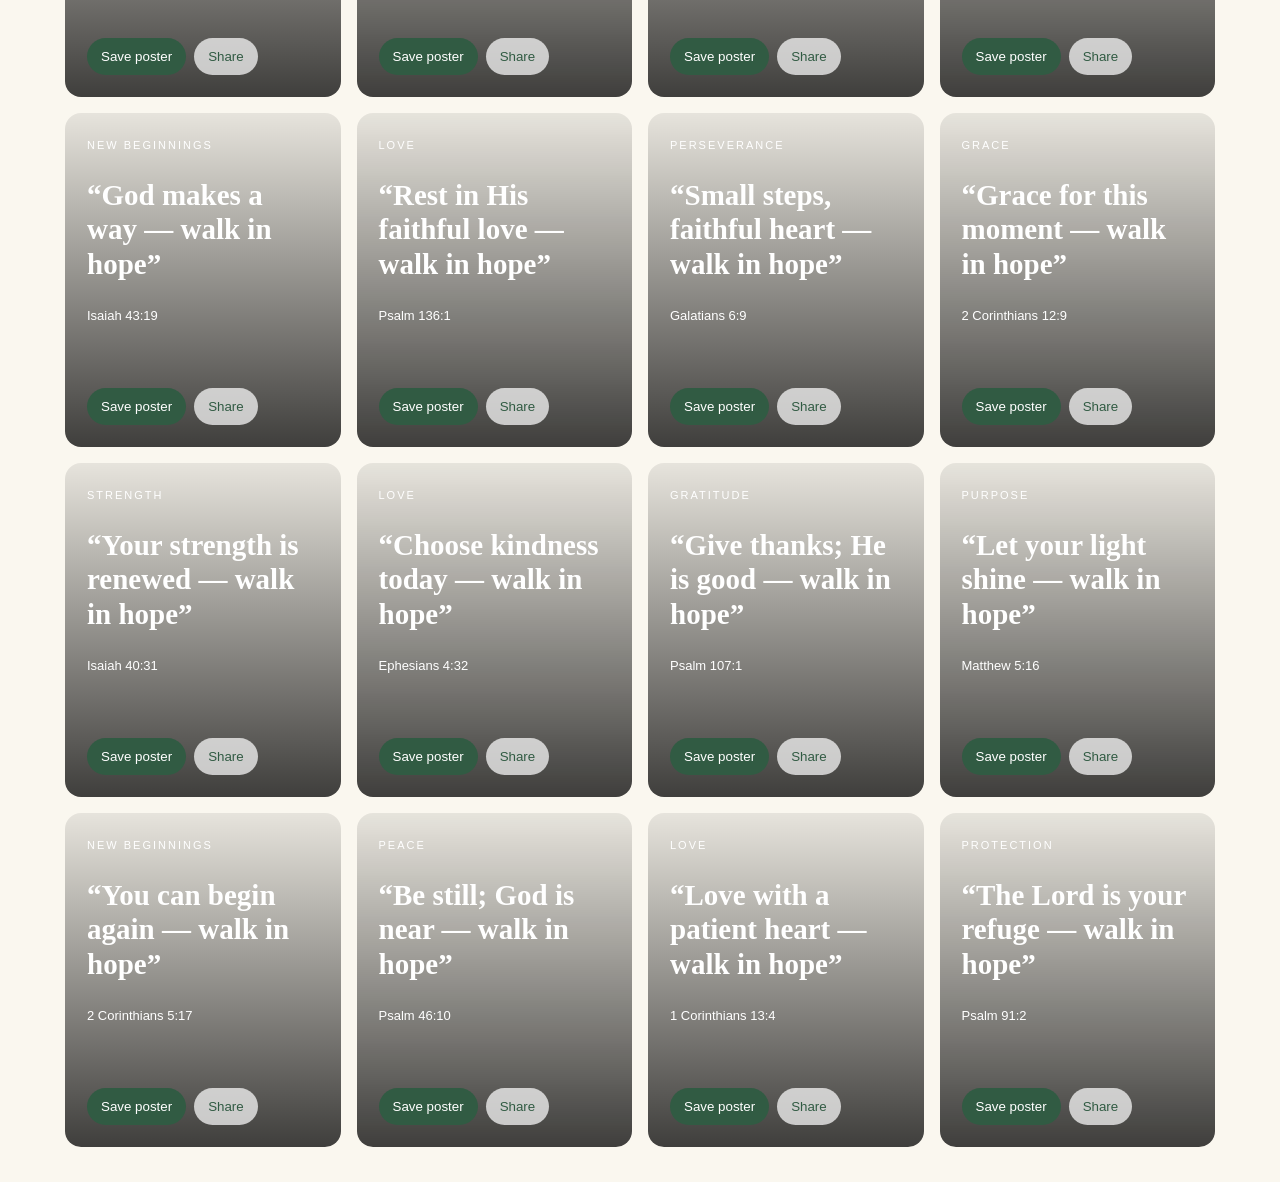
<file: posters.html>
<!doctype html>
<html lang="en">
<head>
<meta charset="utf-8">
<meta name="viewport" content="width=device-width,initial-scale=1">
<title>Scripture Poster Library | Glory Nest</title>

<style>
body{margin:0;background:#faf7ef;color:#26352b;font:16px Arial}
header{padding:22px 5%;display:flex;justify-content:space-between;border-bottom:1px solid #e4e7dc}
a{color:#315b43;text-decoration:none;font-weight:bold}
main{max-width:1150px;margin:auto;padding:35px 20px}
h1{font:bold 42px Georgia;color:#315b43}
.intro{max-width:650px;line-height:1.6;color:#68746a}
.controls{display:flex;gap:10px;margin:25px 0;flex-wrap:wrap}
input,select{padding:13px;border:1px solid #ddd;border-radius:10px;font-size:15px}
input{flex:1;min-width:220px}
.grid{display:grid;grid-template-columns:repeat(auto-fit,minmax(220px,1fr));gap:16px}

/* Poster card layout */
.card{
  min-height:290px;
  border-radius:16px;
  padding:22px;
  display:flex;
  flex-direction:column;
  justify-content:space-between;
  color:white;
  background:
    linear-gradient(to top,rgba(0,0,0,.75),rgba(0,0,0,.08)),
    url("https://images.unsplash.com/photo-1464822759023-fed622ff2c3b?auto=format&fit=crop&w=900&q=80")
    center/cover no-repeat;
}

/* 10 scenic backgrounds */
.card:nth-child(10n+2){
  background:linear-gradient(to top,rgba(0,0,0,.75),rgba(0,0,0,.08)),
  url("https://images.unsplash.com/photo-1507525428034-b723cf961d3e?auto=format&fit=crop&w=900&q=80") center/cover no-repeat;
}
.card:nth-child(10n+3){
  background:linear-gradient(to top,rgba(0,0,0,.75),rgba(0,0,0,.08)),
  url("https://images.unsplash.com/photo-1448375240586-882707db888b?auto=format&fit=crop&w=900&q=80") center/cover no-repeat;
}
.card:nth-child(10n+4){
  background:linear-gradient(to top,rgba(0,0,0,.75),rgba(0,0,0,.08)),
  url("https://images.unsplash.com/photo-1470770841072-f978cf4d019e?auto=format&fit=crop&w=900&q=80") center/cover no-repeat;
}
.card:nth-child(10n+5){
  background:linear-gradient(to top,rgba(0,0,0,.75),rgba(0,0,0,.08)),
url("https://images.unsplash.com/photo-1500534623283-312aade485b7?auto=format&fit=crop&w=900&q=80") center/cover no-repeat;
}
.card:nth-child(10n+6){
  background:linear-gradient(to top,rgba(0,0,0,.75),rgba(0,0,0,.08)),
  url("https://images.unsplash.com/photo-1500530855697-b586d89ba3ee?auto=format&fit=crop&w=900&q=80") center/cover no-repeat;
}
.card:nth-child(10n+7){
  background:linear-gradient(to top,rgba(0,0,0,.75),rgba(0,0,0,.08)),
  url("https://images.unsplash.com/photo-1472396961693-142e6e269027?auto=format&fit=crop&w=900&q=80") center/cover no-repeat;
}
.card:nth-child(10n+8){
  background:linear-gradient(to top,rgba(0,0,0,.75),rgba(0,0,0,.08)),
  url("https://images.unsplash.com/photo-1501785888041-af3ef285b470?auto=format&fit=crop&w=900&q=80") center/cover no-repeat;
}
.card:nth-child(10n+9){
  background:linear-gradient(to top,rgba(0,0,0,.75),rgba(0,0,0,.08)),
  url("https://images.unsplash.com/photo-1509316785289-025f5b846b35?auto=format&fit=crop&w=900&q=80") center/cover no-repeat;
}
.card:nth-child(10n+10){
  background:linear-gradient(to top,rgba(0,0,0,.75),rgba(0,0,0,.08)),
  url("https://images.unsplash.com/photo-1490750967868-88aa4486c946?auto=format&fit=crop&w=900&q=80") center/cover no-repeat;
}

.tag{font-size:11px;text-transform:uppercase;letter-spacing:2px}
.message{font:600 29px/1.2 Georgia}
.ref{font-size:13px}
.actions{display:flex;gap:8px}
button{border:0;border-radius:20px;padding:11px 14px;background:#315b43;color:white;cursor:pointer}
.secondary{background:#ffffffb5;color:#315b43}
#count{color:#6d786f;font-size:13px}
</style>
</head>

<body>
<header>
<a href="index.html">✝ Glory Nest</a>
<a href="index.html">← Back to home</a>
</header>

<main>
<p> SCRIPTURE • PRAYER • HOPE</p>
<h1>A little light for every day.</h1>
<p class="intro">Browse 100 encouraging Scripture-inspired posters. Search by message, theme, or Bible reference, then save a design or share its message.</p>

<div class="controls">
<input id="search" placeholder="Search messages, themes, or references…" aria-label="Search">
<select id="category" aria-label="Theme">
<option>All themes</option>
</select>
</div>

<p id="count"></p>
<section id="grid" class="grid"></section>
</main>

<script src="posters.js"></script>
</body>
</html>
</file>
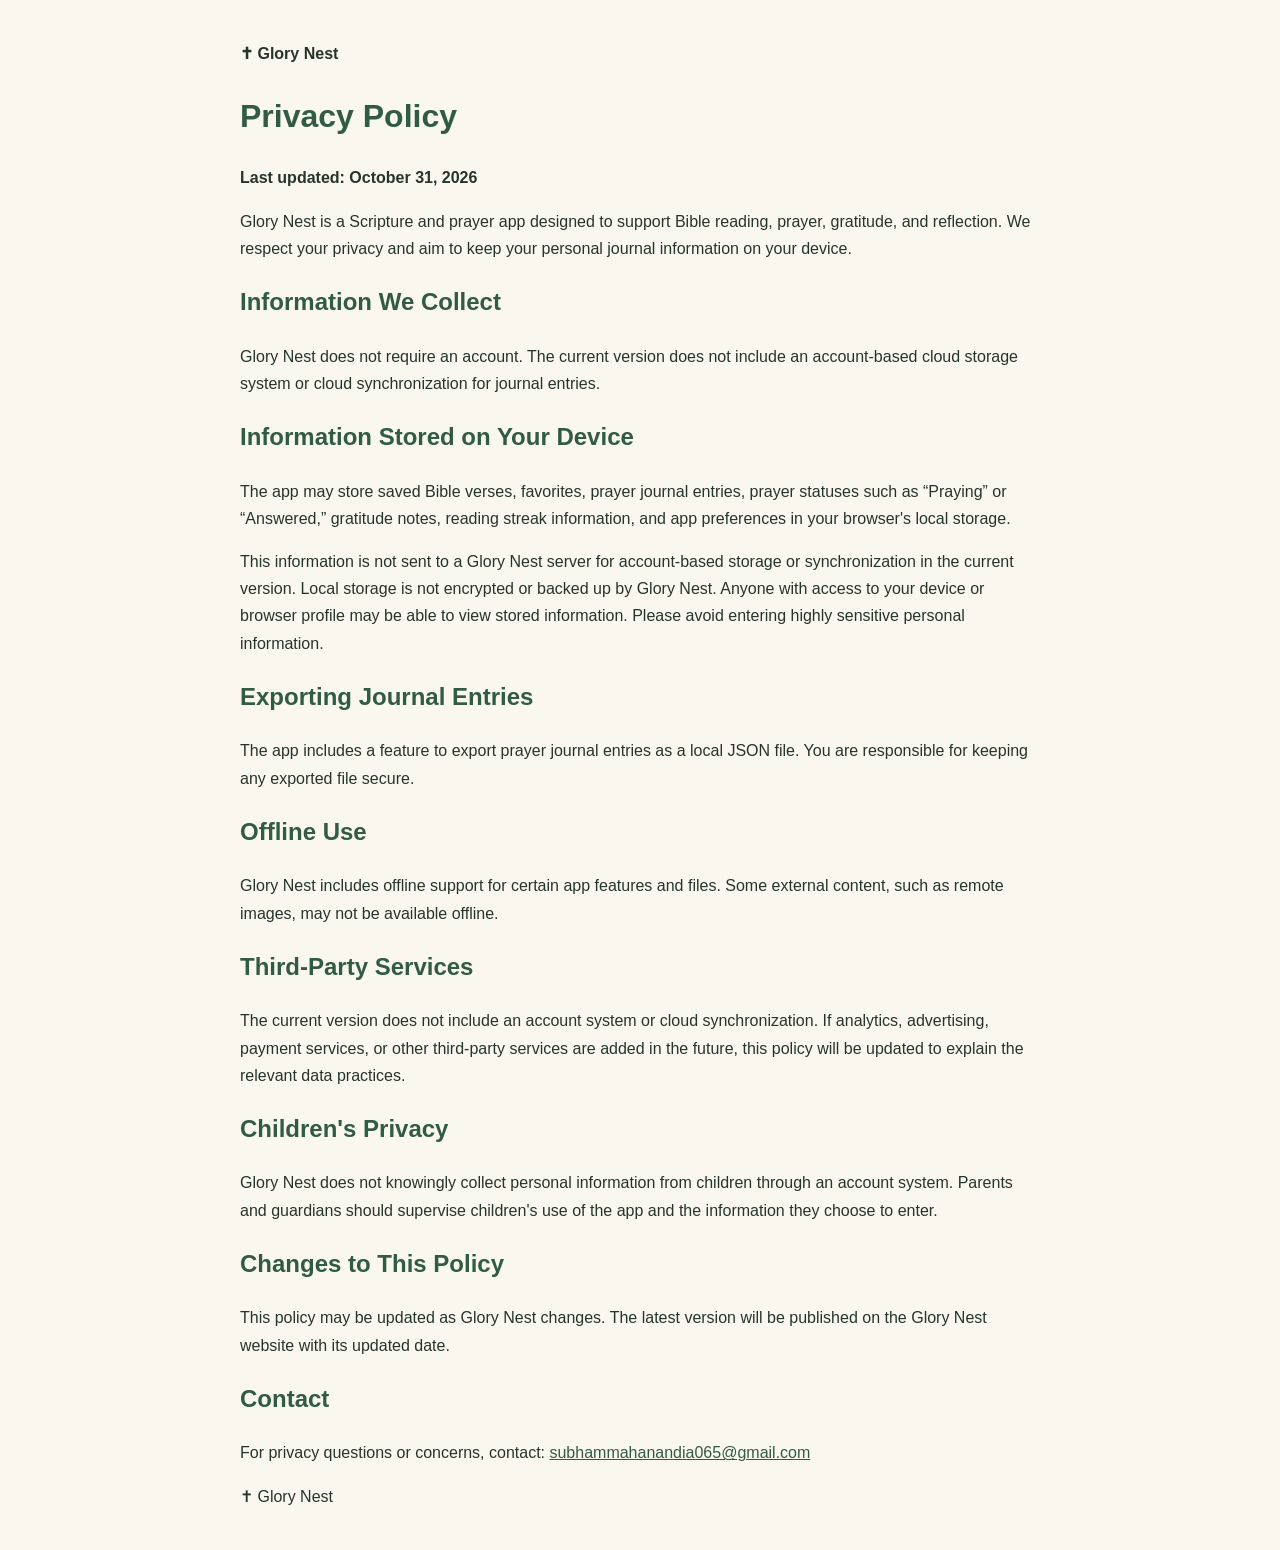
<file: privacy.html>
<!DOCTYPE html>
<html lang="en">
<head>
  <meta charset="UTF-8">
  <meta name="viewport" content="width=device-width, initial-scale=1.0">
  <meta name="theme-color" content="#315b43">
  <title>Privacy Policy | Glory Nest</title>
  <style>
    body {
      font-family: Arial, sans-serif;
      line-height: 1.7;
      max-width: 800px;
      margin: 0 auto;
      padding: 24px;
      background: #faf7ef;
      color: #26352b;
    }
    h1, h2 { color: #315b43; }
    a { color: #315b43; }
    .brand { font-weight: bold; }
  </style>
</head>
<body>
  <p class="brand">✝ Glory Nest</p>

  <h1>Privacy Policy</h1>
  <p><strong>Last updated: October 31, 2026</strong></p>

  <p>
    Glory Nest is a Scripture and prayer app designed to support Bible
    reading, prayer, gratitude, and reflection. We respect your privacy
    and aim to keep your personal journal information on your device.
  </p>

  <h2>Information We Collect</h2>
  <p>
    Glory Nest does not require an account. The current version does not
    include an account-based cloud storage system or cloud synchronization
    for journal entries.
  </p>

  <h2>Information Stored on Your Device</h2>
  <p>
    The app may store saved Bible verses, favorites, prayer journal entries,
    prayer statuses such as “Praying” or “Answered,” gratitude notes,
    reading streak information, and app preferences in your browser's
    local storage.
  </p>
  <p>
    This information is not sent to a Glory Nest server for account-based
    storage or synchronization in the current version. Local storage is
    not encrypted or backed up by Glory Nest. Anyone with access to your
    device or browser profile may be able to view stored information.
    Please avoid entering highly sensitive personal information.
  </p>

  <h2>Exporting Journal Entries</h2>
  <p>
    The app includes a feature to export prayer journal entries as a local
    JSON file. You are responsible for keeping any exported file secure.
  </p>

  <h2>Offline Use</h2>
  <p>
    Glory Nest includes offline support for certain app features and files.
    Some external content, such as remote images, may not be available offline.
  </p>

  <h2>Third-Party Services</h2>
  <p>
    The current version does not include an account system or cloud
    synchronization. If analytics, advertising, payment services, or other
    third-party services are added in the future, this policy will be
    updated to explain the relevant data practices.
  </p>

  <h2>Children's Privacy</h2>
  <p>
    Glory Nest does not knowingly collect personal information from children
    through an account system. Parents and guardians should supervise
    children's use of the app and the information they choose to enter.
  </p>

  <h2>Changes to This Policy</h2>
  <p>
    This policy may be updated as Glory Nest changes. The latest version
    will be published on the Glory Nest website with its updated date.
  </p>

  <h2>Contact</h2>
  <p>
    For privacy questions or concerns, contact:
    <a href="mailto:subhammahanandia065@gmail.com">
      subhammahanandia065@gmail.com
    </a>
  </p>

  <p>✝ Glory Nest</p>
</body>
</html>
</file>
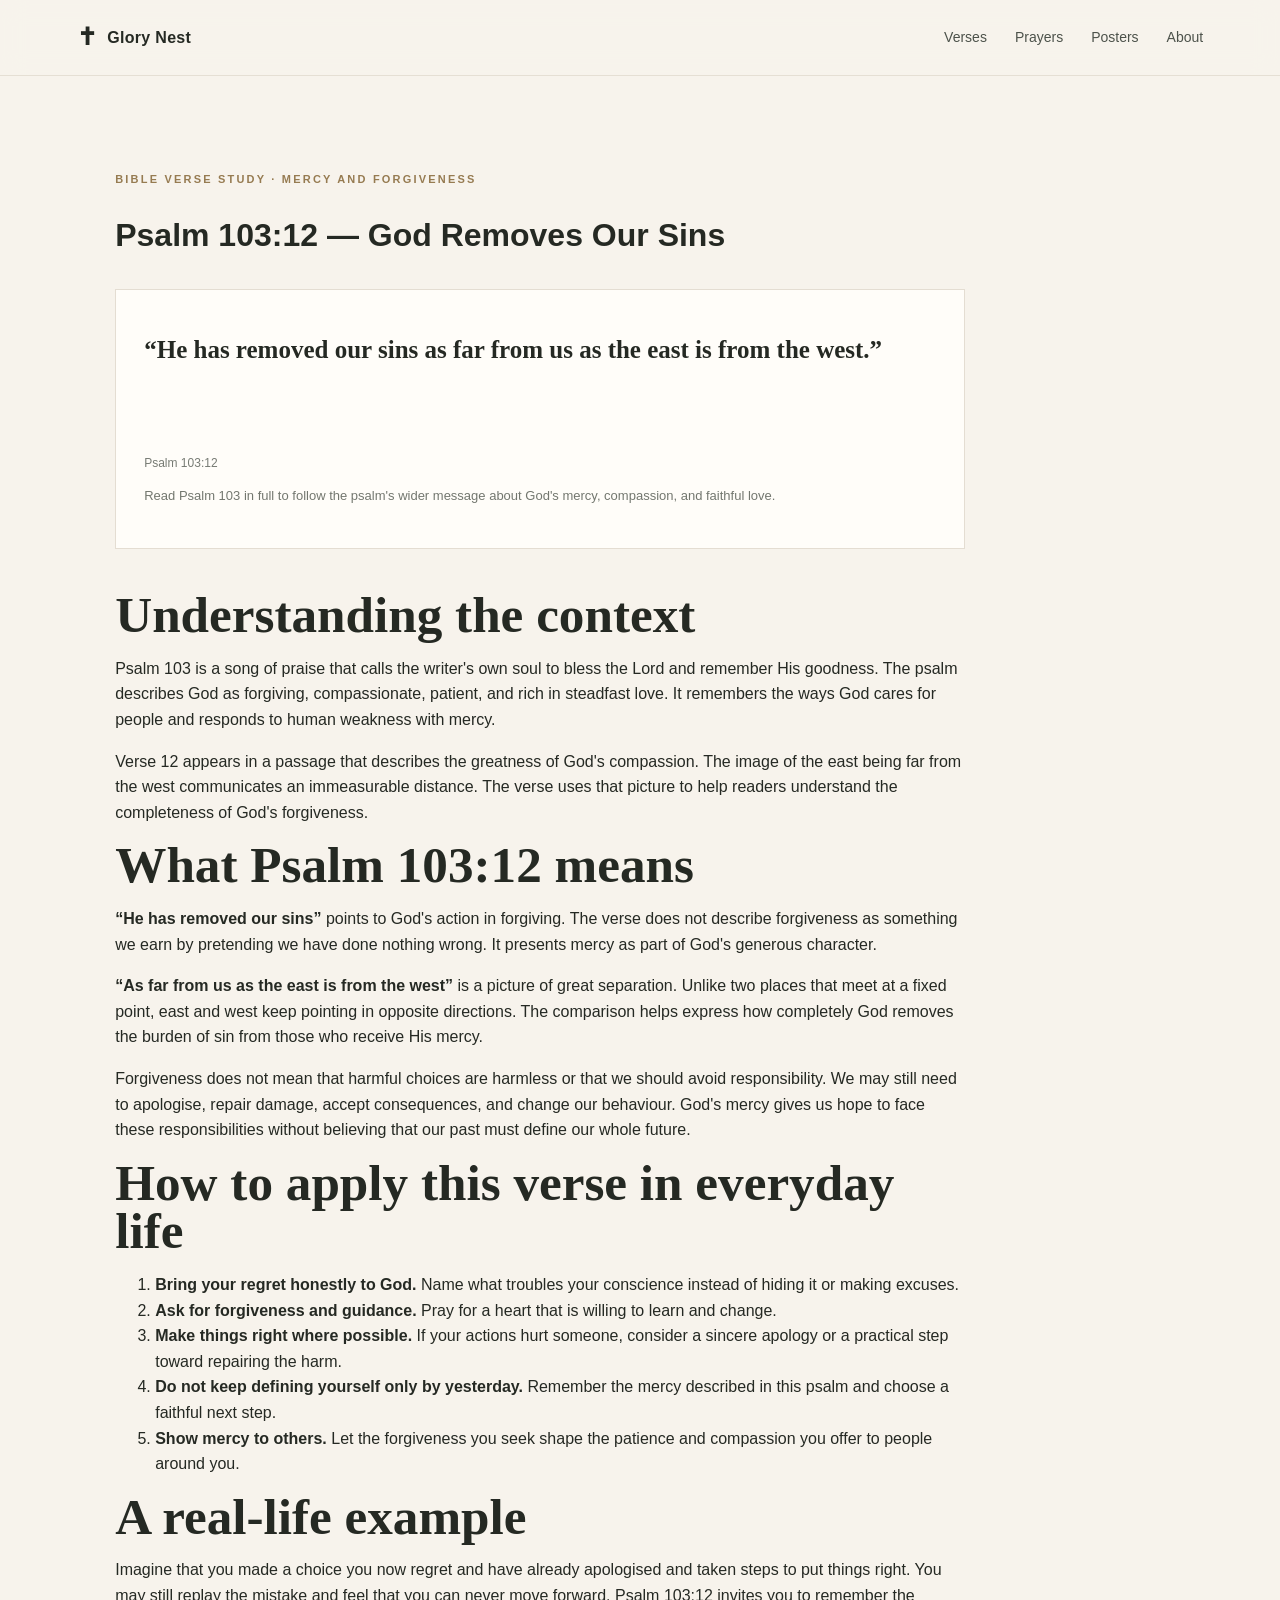
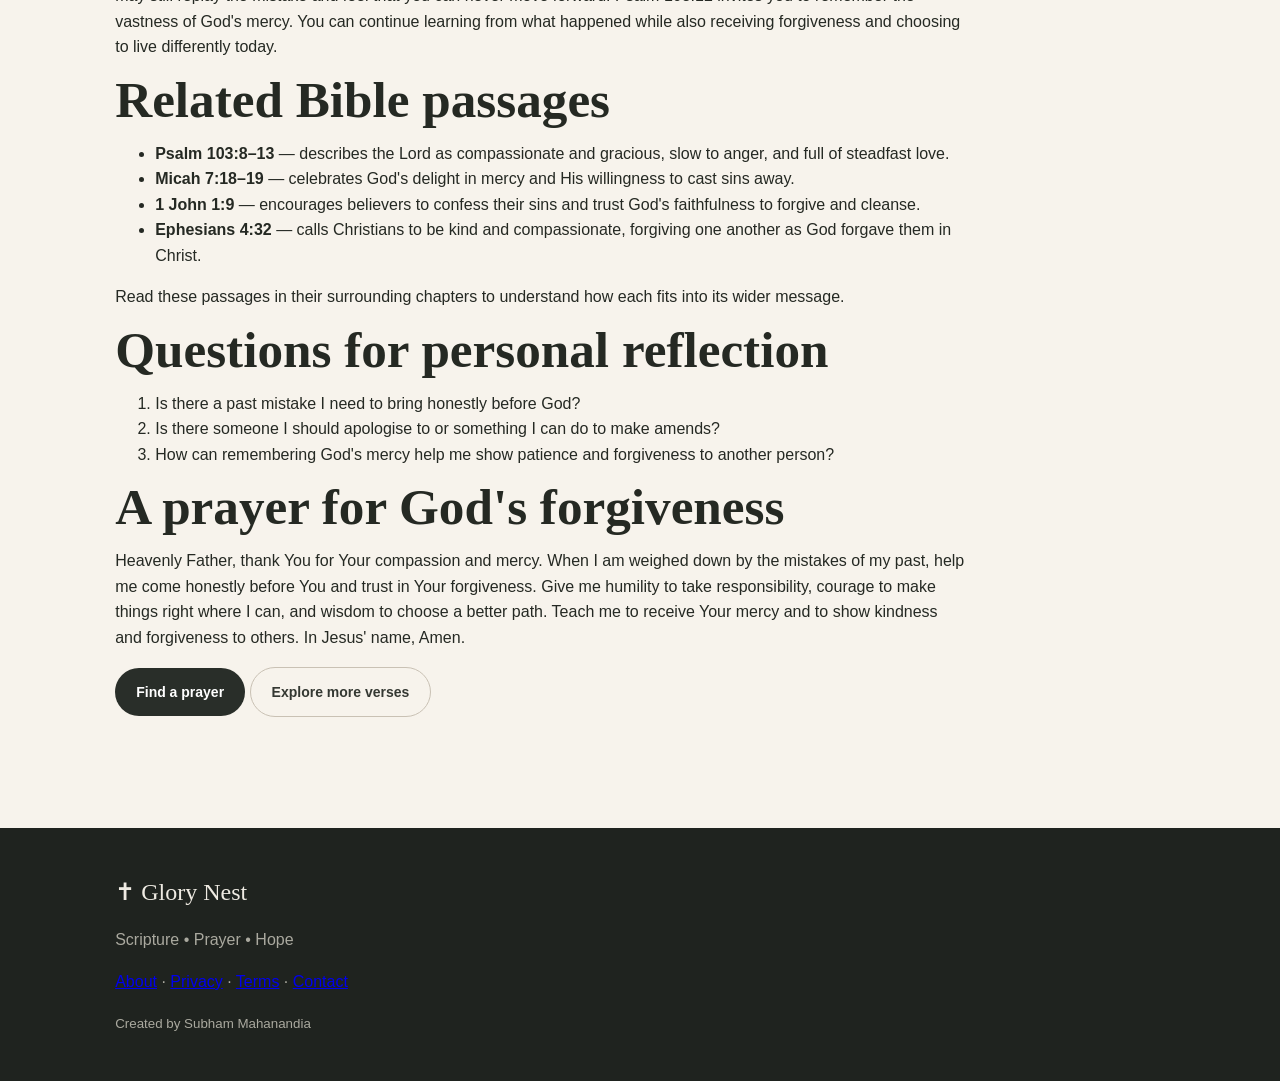
<file: psalm-103-12.html>
<!doctype html>
<html lang="en">
<head>
  <meta charset="utf-8">
  <meta name="viewport" content="width=device-width, initial-scale=1">
  <meta name="author" content="Subham Mahanandia">
  <title>Psalm 103:12 — God Removes Our Sins | Glory Nest</title>
  <meta name="description" content="Study Psalm 103:12 through its biblical context, an explanation of God's forgiveness, practical reflection, related Scriptures, and prayer.">
  <link rel="canonical" href="https://glorynest.website/psalm-103-12.html">
  <link rel="stylesheet" href="styles.css">
</head>
<body>
  <header class="site-header">
    <a class="brand" href="index.html">
      <span class="brand-cross">✝</span>
      <span>Glory Nest</span>
    </a>
    <nav aria-label="Main navigation">
      <a href="index.html#verses">Verses</a>
      <a href="index.html#prayers">Prayers</a>
      <a href="posters.html">Posters</a>
      <a href="about.html">About</a>
    </nav>
  </header>

  <main class="section">
    <p class="eyebrow">Bible verse study · Mercy and forgiveness</p>
    <h1>Psalm 103:12 — God Removes Our Sins</h1>

    <article class="verse-card" style="margin-top: 28px; max-width: 850px;">
      <blockquote>“He has removed our sins as far from us as the east is from the west.”</blockquote>
      <span class="ref">Psalm 103:12</span>
      <p class="muted">Read Psalm 103 in full to follow the psalm's wider message about God's mercy, compassion, and faithful love.</p>
    </article>

    <section style="max-width: 850px; margin-top: 42px;">
      <h2>Understanding the context</h2>
      <p>Psalm 103 is a song of praise that calls the writer's own soul to bless the Lord and remember His goodness. The psalm describes God as forgiving, compassionate, patient, and rich in steadfast love. It remembers the ways God cares for people and responds to human weakness with mercy.</p>
      <p>Verse 12 appears in a passage that describes the greatness of God's compassion. The image of the east being far from the west communicates an immeasurable distance. The verse uses that picture to help readers understand the completeness of God's forgiveness.</p>

      <h2>What Psalm 103:12 means</h2>
      <p><strong>“He has removed our sins”</strong> points to God's action in forgiving. The verse does not describe forgiveness as something we earn by pretending we have done nothing wrong. It presents mercy as part of God's generous character.</p>
      <p><strong>“As far from us as the east is from the west”</strong> is a picture of great separation. Unlike two places that meet at a fixed point, east and west keep pointing in opposite directions. The comparison helps express how completely God removes the burden of sin from those who receive His mercy.</p>
      <p>Forgiveness does not mean that harmful choices are harmless or that we should avoid responsibility. We may still need to apologise, repair damage, accept consequences, and change our behaviour. God's mercy gives us hope to face these responsibilities without believing that our past must define our whole future.</p>

      <h2>How to apply this verse in everyday life</h2>
      <ol>
        <li><strong>Bring your regret honestly to God.</strong> Name what troubles your conscience instead of hiding it or making excuses.</li>
        <li><strong>Ask for forgiveness and guidance.</strong> Pray for a heart that is willing to learn and change.</li>
        <li><strong>Make things right where possible.</strong> If your actions hurt someone, consider a sincere apology or a practical step toward repairing the harm.</li>
        <li><strong>Do not keep defining yourself only by yesterday.</strong> Remember the mercy described in this psalm and choose a faithful next step.</li>
        <li><strong>Show mercy to others.</strong> Let the forgiveness you seek shape the patience and compassion you offer to people around you.</li>
      </ol>

      <h2>A real-life example</h2>
      <p>Imagine that you made a choice you now regret and have already apologised and taken steps to put things right. You may still replay the mistake and feel that you can never move forward. Psalm 103:12 invites you to remember the vastness of God's mercy. You can continue learning from what happened while also receiving forgiveness and choosing to live differently today.</p>

      <h2>Related Bible passages</h2>
      <ul>
        <li><strong>Psalm 103:8–13</strong> — describes the Lord as compassionate and gracious, slow to anger, and full of steadfast love.</li>
        <li><strong>Micah 7:18–19</strong> — celebrates God's delight in mercy and His willingness to cast sins away.</li>
        <li><strong>1 John 1:9</strong> — encourages believers to confess their sins and trust God's faithfulness to forgive and cleanse.</li>
        <li><strong>Ephesians 4:32</strong> — calls Christians to be kind and compassionate, forgiving one another as God forgave them in Christ.</li>
      </ul>
      <p>Read these passages in their surrounding chapters to understand how each fits into its wider message.</p>

      <h2>Questions for personal reflection</h2>
      <ol>
        <li>Is there a past mistake I need to bring honestly before God?</li>
        <li>Is there someone I should apologise to or something I can do to make amends?</li>
        <li>How can remembering God's mercy help me show patience and forgiveness to another person?</li>
      </ol>

      <h2>A prayer for God's forgiveness</h2>
      <p>Heavenly Father, thank You for Your compassion and mercy. When I am weighed down by the mistakes of my past, help me come honestly before You and trust in Your forgiveness. Give me humility to take responsibility, courage to make things right where I can, and wisdom to choose a better path. Teach me to receive Your mercy and to show kindness and forgiveness to others. In Jesus' name, Amen.</p>

      <p><a class="btn primary" href="index.html#prayers">Find a prayer</a>
         <a class="btn ghost" href="index.html#verses">Explore more verses</a></p>
    </section>
  </main>

  <footer>
    <div class="footer-brand"><span class="brand-cross">✝</span> Glory Nest</div>
    <p>Scripture • Prayer • Hope</p>
    <p><a href="about.html">About</a> · <a href="privacy.html">Privacy</a> · <a href="terms.html">Terms</a> · <a href="contact.html">Contact</a></p>
    <small>Created by Subham Mahanandia</small>
  </footer>
</body>
</html>
</file>
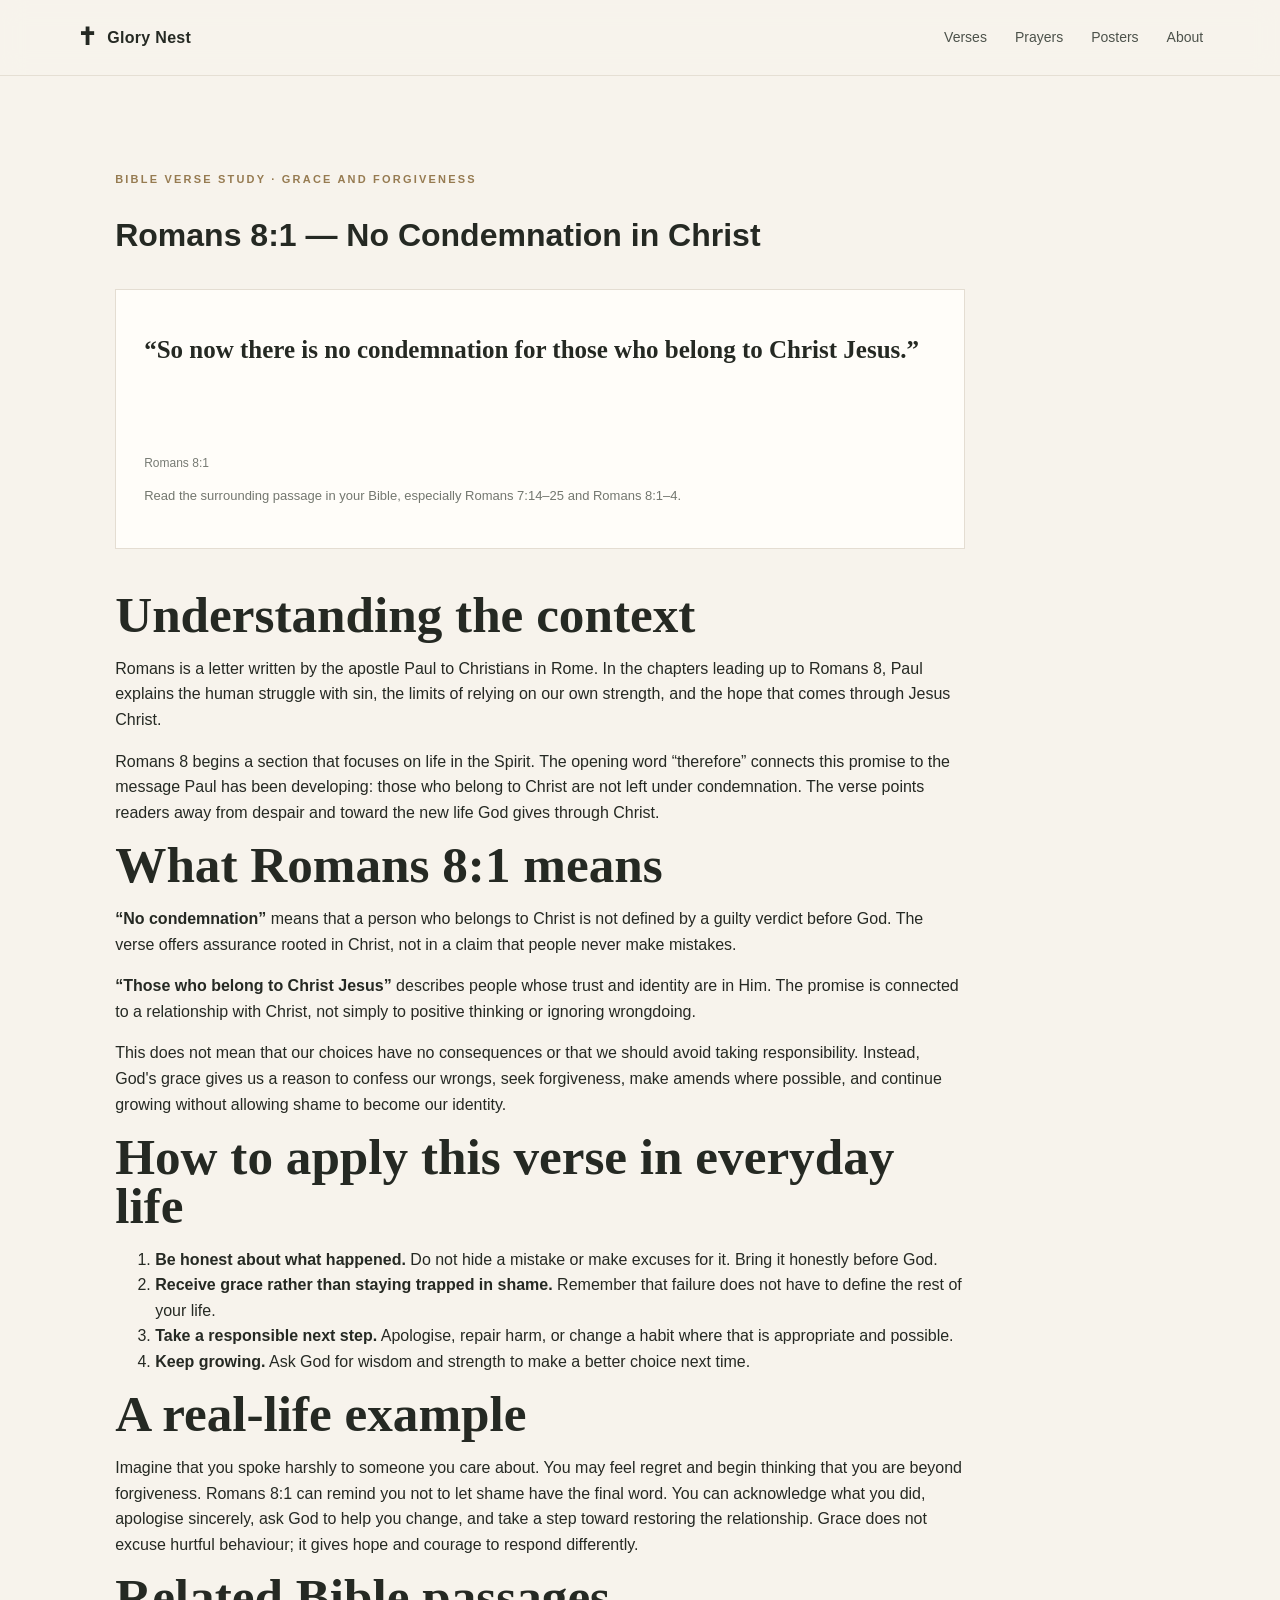
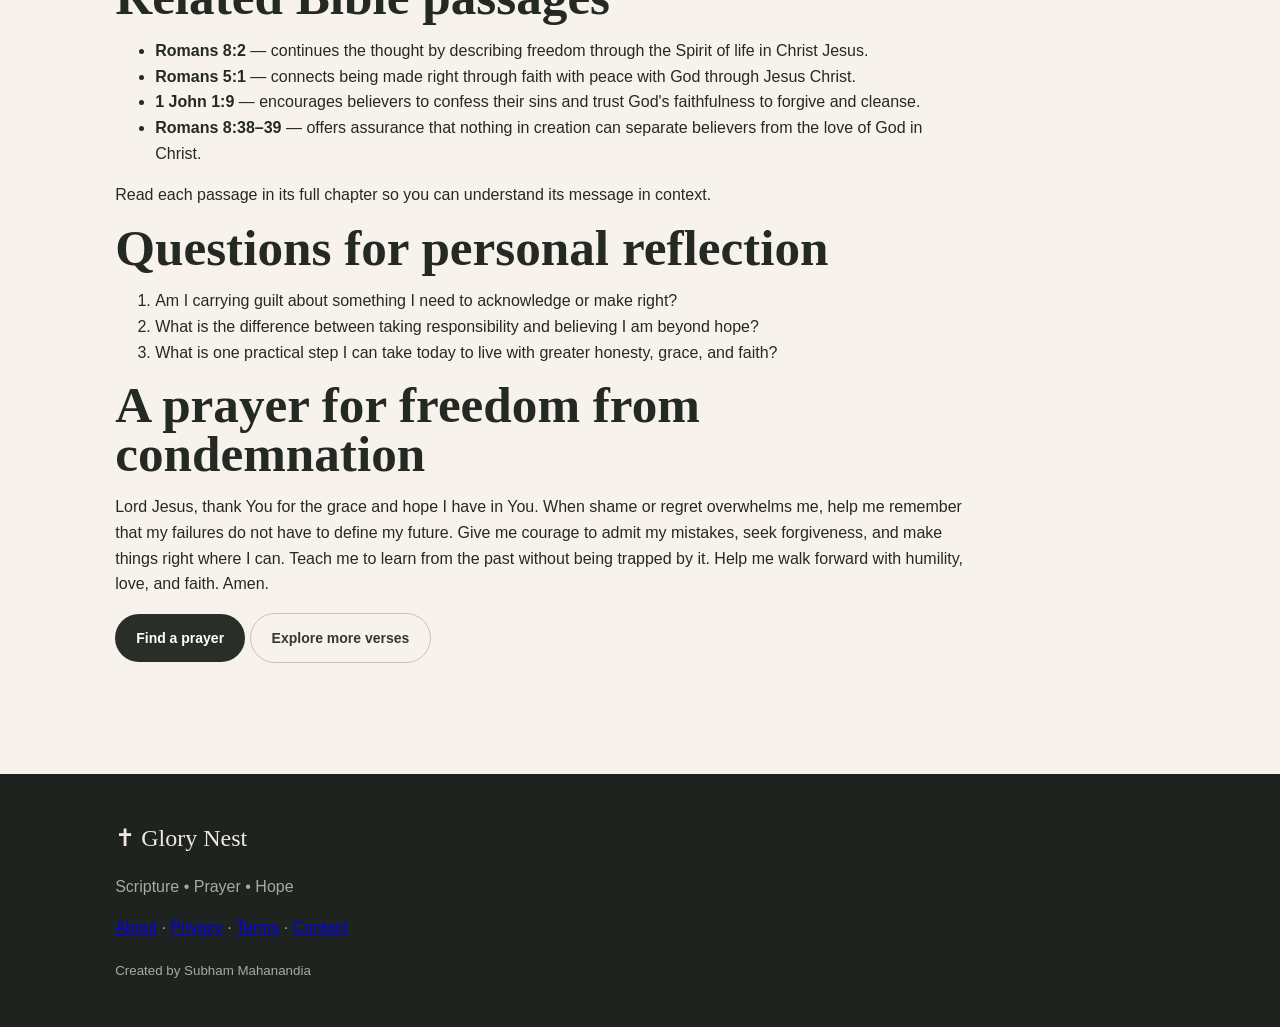
<file: romans-8-1.html>
<!doctype html>
<html lang="en">
<head>
  <meta charset="utf-8">
  <meta name="viewport" content="width=device-width, initial-scale=1">
  <meta name="author" content="Subham Mahanandia">
  <title>Romans 8:1 — No Condemnation in Christ | Glory Nest</title>
  <meta name="description" content="Study Romans 8:1 with biblical context, a clear explanation, practical application, reflection questions, related Scriptures, and prayer.">
  <link rel="canonical" href="https://glorynest.website/romans-8-1.html">
  <link rel="stylesheet" href="styles.css">
</head>
<body>
  <header class="site-header">
    <a class="brand" href="index.html">
      <span class="brand-cross">✝</span>
      <span>Glory Nest</span>
    </a>
    <nav aria-label="Main navigation">
      <a href="index.html#verses">Verses</a>
      <a href="index.html#prayers">Prayers</a>
      <a href="posters.html">Posters</a>
      <a href="about.html">About</a>
    </nav>
  </header>

  <main class="section">
    <p class="eyebrow">Bible verse study · Grace and forgiveness</p>
    <h1>Romans 8:1 — No Condemnation in Christ</h1>

    <article class="verse-card" style="margin-top: 28px; max-width: 850px;">
      <blockquote>“So now there is no condemnation for those who belong to Christ Jesus.”</blockquote>
      <span class="ref">Romans 8:1</span>
      <p class="muted">Read the surrounding passage in your Bible, especially Romans 7:14–25 and Romans 8:1–4.</p>
    </article>

    <section style="max-width: 850px; margin-top: 42px;">
      <h2>Understanding the context</h2>
      <p>Romans is a letter written by the apostle Paul to Christians in Rome. In the chapters leading up to Romans 8, Paul explains the human struggle with sin, the limits of relying on our own strength, and the hope that comes through Jesus Christ.</p>
      <p>Romans 8 begins a section that focuses on life in the Spirit. The opening word “therefore” connects this promise to the message Paul has been developing: those who belong to Christ are not left under condemnation. The verse points readers away from despair and toward the new life God gives through Christ.</p>

      <h2>What Romans 8:1 means</h2>
      <p><strong>“No condemnation”</strong> means that a person who belongs to Christ is not defined by a guilty verdict before God. The verse offers assurance rooted in Christ, not in a claim that people never make mistakes.</p>
      <p><strong>“Those who belong to Christ Jesus”</strong> describes people whose trust and identity are in Him. The promise is connected to a relationship with Christ, not simply to positive thinking or ignoring wrongdoing.</p>
      <p>This does not mean that our choices have no consequences or that we should avoid taking responsibility. Instead, God's grace gives us a reason to confess our wrongs, seek forgiveness, make amends where possible, and continue growing without allowing shame to become our identity.</p>

      <h2>How to apply this verse in everyday life</h2>
      <ol>
        <li><strong>Be honest about what happened.</strong> Do not hide a mistake or make excuses for it. Bring it honestly before God.</li>
        <li><strong>Receive grace rather than staying trapped in shame.</strong> Remember that failure does not have to define the rest of your life.</li>
        <li><strong>Take a responsible next step.</strong> Apologise, repair harm, or change a habit where that is appropriate and possible.</li>
        <li><strong>Keep growing.</strong> Ask God for wisdom and strength to make a better choice next time.</li>
      </ol>

      <h2>A real-life example</h2>
      <p>Imagine that you spoke harshly to someone you care about. You may feel regret and begin thinking that you are beyond forgiveness. Romans 8:1 can remind you not to let shame have the final word. You can acknowledge what you did, apologise sincerely, ask God to help you change, and take a step toward restoring the relationship. Grace does not excuse hurtful behaviour; it gives hope and courage to respond differently.</p>

      <h2>Related Bible passages</h2>
      <ul>
        <li><strong>Romans 8:2</strong> — continues the thought by describing freedom through the Spirit of life in Christ Jesus.</li>
        <li><strong>Romans 5:1</strong> — connects being made right through faith with peace with God through Jesus Christ.</li>
        <li><strong>1 John 1:9</strong> — encourages believers to confess their sins and trust God's faithfulness to forgive and cleanse.</li>
        <li><strong>Romans 8:38–39</strong> — offers assurance that nothing in creation can separate believers from the love of God in Christ.</li>
      </ul>
      <p>Read each passage in its full chapter so you can understand its message in context.</p>

      <h2>Questions for personal reflection</h2>
      <ol>
        <li>Am I carrying guilt about something I need to acknowledge or make right?</li>
        <li>What is the difference between taking responsibility and believing I am beyond hope?</li>
        <li>What is one practical step I can take today to live with greater honesty, grace, and faith?</li>
      </ol>

      <h2>A prayer for freedom from condemnation</h2>
      <p>Lord Jesus, thank You for the grace and hope I have in You. When shame or regret overwhelms me, help me remember that my failures do not have to define my future. Give me courage to admit my mistakes, seek forgiveness, and make things right where I can. Teach me to learn from the past without being trapped by it. Help me walk forward with humility, love, and faith. Amen.</p>

      <p><a class="btn primary" href="index.html#prayers">Find a prayer</a>
         <a class="btn ghost" href="index.html#verses">Explore more verses</a></p>
    </section>
  </main>

  <footer>
    <div class="footer-brand"><span class="brand-cross">✝</span> Glory Nest</div>
    <p>Scripture • Prayer • Hope</p>
    <p><a href="about.html">About</a> · <a href="privacy.html">Privacy</a> · <a href="terms.html">Terms</a> · <a href="contact.html">Contact</a></p>
    <small>Created by Subham Mahanandia</small>
  </footer>
</body>
</html>
</file>
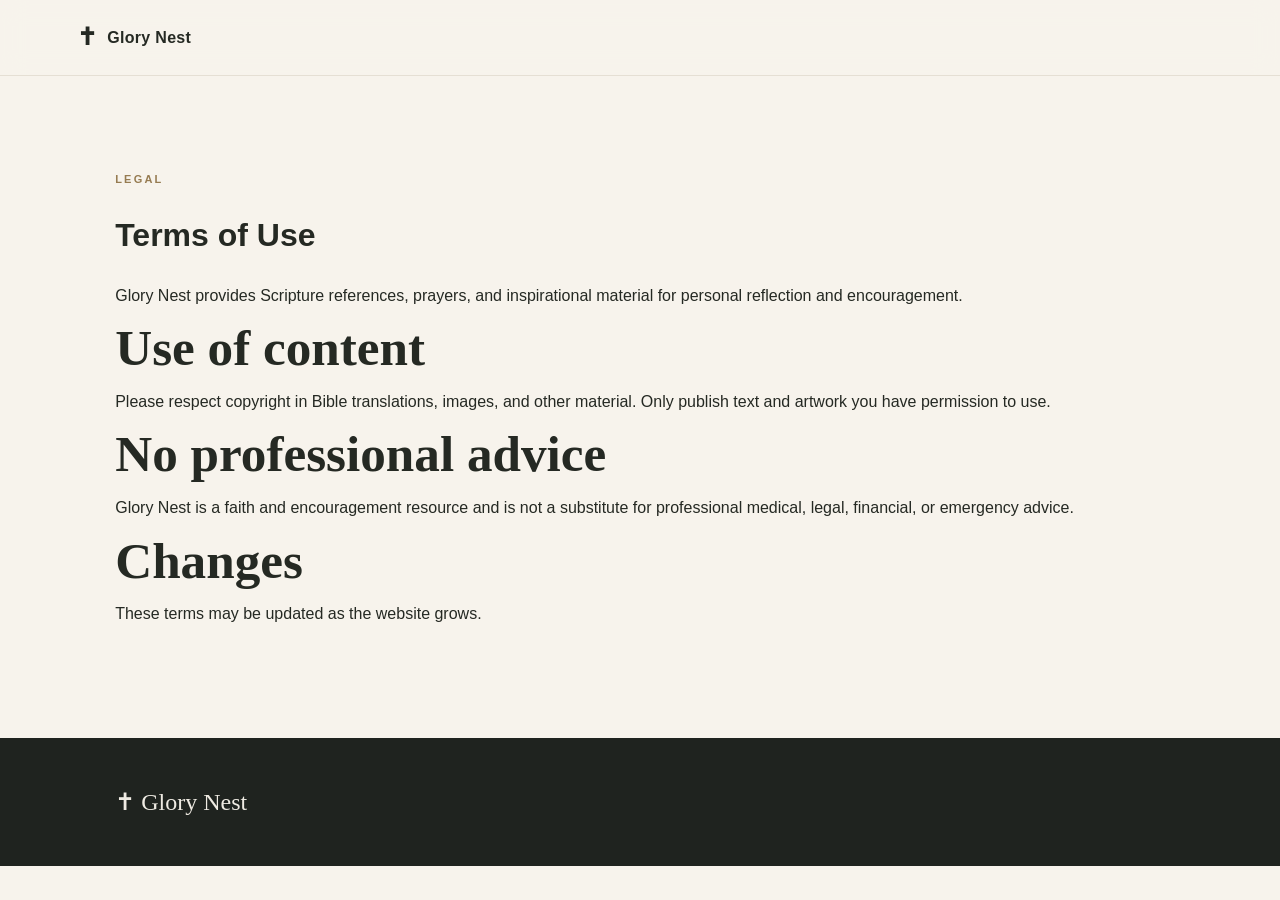
<file: terms.html>
<!doctype html><html lang="en"><head><meta charset="utf-8"><meta name="viewport" content="width=device-width,initial-scale=1"><title>Terms of Use — Glory Nest</title><meta name="description" content="Terms of Use for Glory Nest."><link rel="canonical" href="https://glorynest.github.io/Glory-Nest/pages/terms.html"><link rel="stylesheet" href="styles.css"></head><body><header class="site-header"><a class="brand" href="../index.html"><span class="brand-cross">✝</span><span>Glory Nest</span></a></header><main class="section"><p class="eyebrow">Legal</p><h1>Terms of Use</h1><p>Glory Nest provides Scripture references, prayers, and inspirational material for personal reflection and encouragement.</p><h2>Use of content</h2><p>Please respect copyright in Bible translations, images, and other material. Only publish text and artwork you have permission to use.</p><h2>No professional advice</h2><p>Glory Nest is a faith and encouragement resource and is not a substitute for professional medical, legal, financial, or emergency advice.</p><h2>Changes</h2><p>These terms may be updated as the website grows.</p></main><footer><div class="footer-brand">✝ Glory Nest</div></footer></body></html>
</file>
<file: styles.css>
*{box-sizing:border-box}html{scroll-behavior:smooth}body{margin:0;color:#252923;background:#f7f3ec;font-family:Inter,Arial,sans-serif;line-height:1.6}.site-header{height:76px;display:flex;align-items:center;justify-content:space-between;padding:0 6vw;border-bottom:1px solid #e5dfd4;background:rgba(247,243,236,.92);backdrop-filter:blur(12px);position:sticky;top:0;z-index:20}.brand{display:flex;gap:10px;align-items:center;text-decoration:none;color:#252923;font-weight:600;letter-spacing:.02em}.brand i{font-family:"Cormorant Garamond",serif;font-size:1.2em}.brand-cross{font-family:Georgia,serif;font-size:24px}.site-header nav{display:flex;gap:28px}.site-header nav a{color:#4d524b;text-decoration:none;font-size:14px}.site-header nav a:hover{color:#92764b}.site-header nav span{font-size:11px;background:#252923;color:white;border-radius:99px;padding:2px 6px}.menu-btn{display:none;border:0;background:none;font-size:24px}.hero{min-height:650px;padding:100px 9vw 90px;display:grid;grid-template-columns:1.15fr .85fr;gap:80px;align-items:center;background:radial-gradient(circle at 75% 30%,#fffdf8 0,#f7f3ec 48%,#ebe4d8 100%)}.eyebrow{text-transform:uppercase;letter-spacing:.2em;font-size:11px;color:#967b51;margin:0 0 13px;font-weight:600}.hero h1{font-family:"Cormorant Garamond",Georgia,serif;font-size:clamp(58px,7vw,96px);line-height:.88;font-weight:600;margin:0 0 28px;letter-spacing:-.035em}.hero h1 em{color:#8c7147;font-style:italic}.hero-text{max-width:560px;font-size:18px;color:#62665f}.hero-actions{display:flex;gap:12px;margin-top:30px}.btn{border-radius:999px;padding:13px 21px;font-weight:600;font-size:14px;cursor:pointer;text-decoration:none;display:inline-block}.primary{background:#292e29;color:#fff}.ghost{border:1px solid #c9c1b4;background:transparent;color:#343832}.hero-card{min-height:370px;padding:55px 48px;border:1px solid #d8d0c2;background:linear-gradient(150deg,rgba(255,255,255,.78),rgba(235,226,211,.72));box-shadow:0 30px 80px rgba(67,54,38,.10);display:flex;flex-direction:column;justify-content:center;align-items:center;text-align:center}.sun{font-size:38px;color:#ae8a50;margin-bottom:14px}.hero-card p{font-size:10px;letter-spacing:.22em;color:#8c795d}.hero-card blockquote{font:600 32px/1.1 "Cormorant Garamond",Georgia,serif;max-width:450px;margin:18px 0;color:#273028}.hero-card small{letter-spacing:.16em;text-transform:uppercase;color:#857963}.heart-btn{margin-top:22px;border:0;background:none;color:#816a49;cursor:pointer}.search-wrap{padding:70px 9vw;display:flex;align-items:end;justify-content:space-between;gap:30px;border-bottom:1px solid #e2dbd0}.search-wrap h2,.section h2{font:600 clamp(35px,4vw,53px)/.95 "Cormorant Garamond",Georgia,serif;margin:0}.search-box{width:min(450px,100%);display:flex;align-items:center;border-bottom:1px solid #aaa096;padding:10px 0}.search-box span{font-size:25px;margin-right:12px}.search-box input{border:0;outline:0;background:transparent;width:100%;font:16px Inter;color:#333}.section{padding:95px 9vw}.section-head{display:flex;justify-content:space-between;align-items:end;gap:30px;margin-bottom:42px}.filters{display:flex;gap:7px;flex-wrap:wrap}.filter{border:1px solid #d4ccbf;background:transparent;border-radius:99px;padding:8px 13px;color:#656961;cursor:pointer;font-size:12px}.filter.active{background:#2c312c;color:#fff;border-color:#2c312c}.verse-grid{display:grid;grid-template-columns:repeat(3,1fr);gap:18px}.verse-card{background:#fffdf9;border:1px solid #e4ddd2;padding:28px;min-height:260px;display:flex;flex-direction:column;position:relative;transition:.25s}.verse-card:hover{transform:translateY(-4px);box-shadow:0 16px 35px rgba(49,42,32,.07)}.verse-card .topic{font-size:10px;text-transform:uppercase;letter-spacing:.18em;color:#a07e4e}.verse-card blockquote{font:600 25px/1.1 "Cormorant Garamond",Georgia,serif;margin:18px 0}.verse-card .ref{margin-top:auto;color:#777b74;font-size:12px}.save{position:absolute;right:18px;top:16px;border:0;background:none;font-size:20px;color:#a07e4e;cursor:pointer}.prayer-section{background:#ebe5da}.prayer-grid{display:grid;grid-template-columns:repeat(3,1fr);gap:18px}.prayer{background:#f8f4ed;padding:32px;border:1px solid #ddd4c6}.prayer h3{font:600 28px "Cormorant Garamond",Georgia,serif;margin:0 0 10px}.prayer p{color:#64685f;font-size:14px}.poster-grid{display:grid;grid-template-columns:repeat(3,1fr);gap:18px}.poster{min-height:440px;padding:35px 28px 25px;display:flex;flex-direction:column;justify-content:flex-end;color:#fff;position:relative;overflow:hidden;border:1px solid rgba(0,0,0,.08)}.poster:before{content:"";position:absolute;inset:0;background:linear-gradient(180deg,transparent 25%,rgba(15,17,15,.78));z-index:0}.poster>*{position:relative;z-index:1}.poster span{font-size:10px;letter-spacing:.2em}.poster h3{font:600 31px/1.05 "Cormorant Garamond",Georgia,serif;margin:15px 0}.poster small{letter-spacing:.15em}/* Glory Nest Scripture poster backgrounds */
.poster-1{
  background:
    linear-gradient(180deg,rgba(20,30,24,.05) 10%,rgba(15,20,16,.85) 100%),
    url("https://images.unsplash.com/photo-1464822759023-fed622ff2c3b?auto=format&fit=crop&w=1200&q=85")
    center/cover no-repeat;
}
.poster-2{
  background:
    linear-gradient(180deg,rgba(30,22,15,.05) 10%,rgba(20,18,14,.85) 100%),
    url("https://images.unsplash.com/photo-1507525428034-b723cf961d3e?auto=format&fit=crop&w=1200&q=85")
    center/cover no-repeat;
}
.poster-3{
  background:
    linear-gradient(180deg,rgba(10,20,15,.05) 10%,rgba(10,15,12,.88) 100%),
    url("https://images.unsplash.com/photo-1448375240586-882707db888b?auto=format&fit=crop&w=1200&q=85")
    center/cover no-repeat;
}.download-poster{align-self:flex-start;margin-top:20px;border:1px solid rgba(255,255,255,.6);color:#fff;background:rgba(255,255,255,.1);border-radius:99px;padding:8px 14px;cursor:pointer}.muted{color:#73776f;font-size:13px}.favorites-list{min-height:90px}.favorite-row{display:flex;justify-content:space-between;gap:20px;padding:17px 0;border-bottom:1px solid #ddd5c8}.favorite-row blockquote{margin:0;font:600 22px "Cormorant Garamond",serif}.remove{border:0;background:none;color:#9a6f50;cursor:pointer}.empty{color:#898d85}.cta{padding:100px 9vw;text-align:center;background:#292e29;color:#f8f3ea}.cta h2{font:600 clamp(42px,5vw,70px)/.92 "Cormorant Garamond",serif;max-width:800px;margin:0 auto 20px}.cta p:not(.eyebrow){color:#c9c8c1}.light{background:#f7f3ec;color:#292e29;margin-top:20px}footer{padding:45px 9vw;background:#1f231f;color:#aaa99f}.footer-brand{color:#eeeae2;font-family:"Cormorant Garamond",serif;font-size:24px}.toast{position:fixed;left:50%;bottom:25px;transform:translate(-50%,20px);opacity:0;background:#252923;color:white;padding:11px 18px;border-radius:99px;font-size:13px;transition:.25s;z-index:50}.toast.show{opacity:1;transform:translate(-50%,0)}@media(max-width:850px){.site-header{padding:0 5vw}.site-header nav{display:none;position:absolute;top:76px;left:0;right:0;background:#f7f3ec;padding:20px 5vw;border-bottom:1px solid #ddd;flex-direction:column;gap:15px}.site-header nav.open{display:flex}.menu-btn{display:block}.hero{grid-template-columns:1fr;gap:40px;padding:75px 6vw}.hero-card{min-height:330px}.search-wrap,.section{padding-left:6vw;padding-right:6vw}.search-wrap{display:block}.search-box{margin-top:30px}.verse-grid,.prayer-grid,.poster-grid{grid-template-columns:1fr}.section-head{display:block}.filters{margin-top:20px}.cta{padding:80px 6vw}}@media(max-width:480px){.hero h1{font-size:58px}.hero-actions{flex-direction:column}.hero-card{padding:35px 25px}.hero-card blockquote{font-size:28px}.poster{min-height:390px}}
/* ===== Bible Journey Navigation Icon ===== */

.bible-journey-icon {
  display: inline-flex;
  align-items: center;
  justify-content: center;
  width: 44px;
  height: 44px;
  padding: 5px;
  border-radius: 14px;
  background: #f8f2e5;
  border: 1px solid #d9e2d5;
  transition:
    transform 0.25s ease,
    box-shadow 0.25s ease;
}

.bible-journey-icon svg {
  display: block;
  width: 100%;
  height: 100%;
}

.bible-journey-icon:hover {
  transform: translateY(-3px) scale(1.05);
  box-shadow: 0 5px 14px rgba(49, 91, 67, 0.18);
}

.bible-journey-icon:focus-visible {
  outline: 2px solid #315b43;
  outline-offset: 3px;
}

/* Keep the icon neat on smaller screens */
@media (max-width: 850px) {
  .site-header nav .bible-journey-icon {
    width: 44px;
    height: 44px;
    align-self: flex-start;
  }
}
</file>
